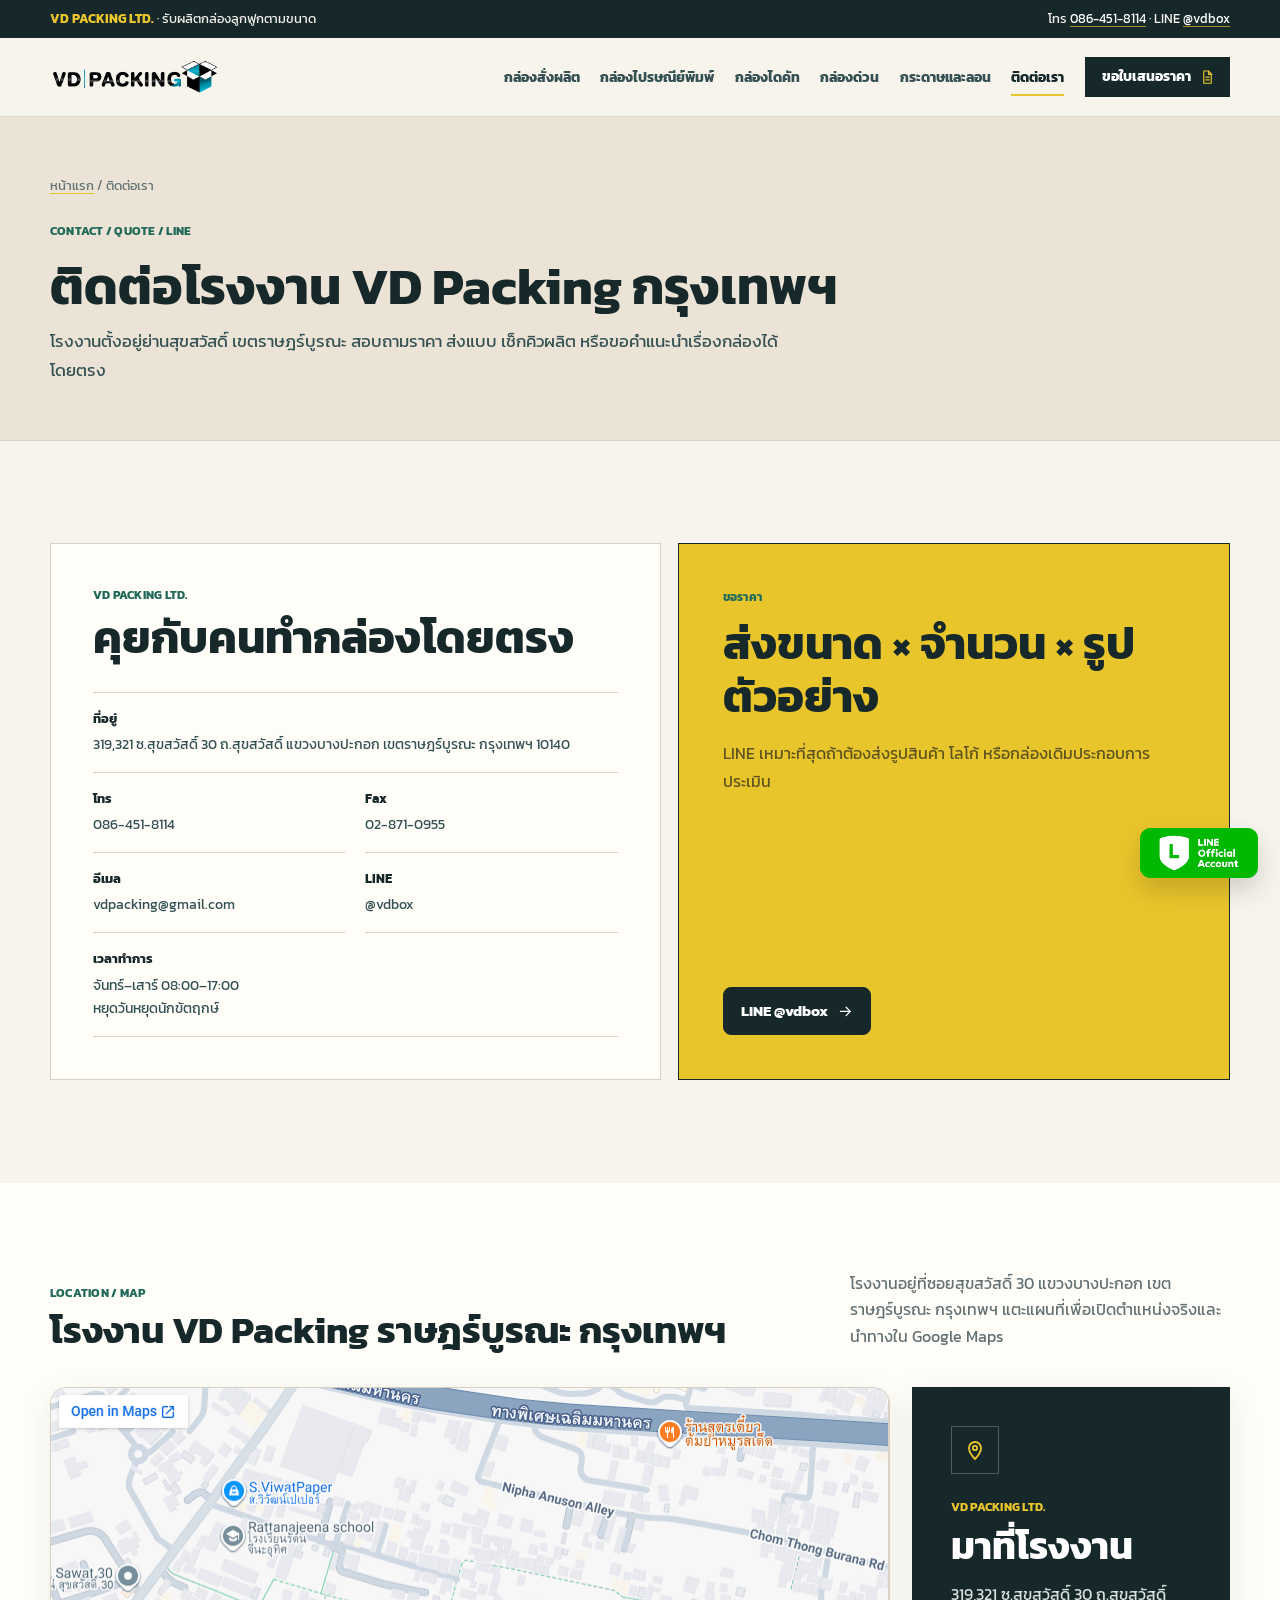
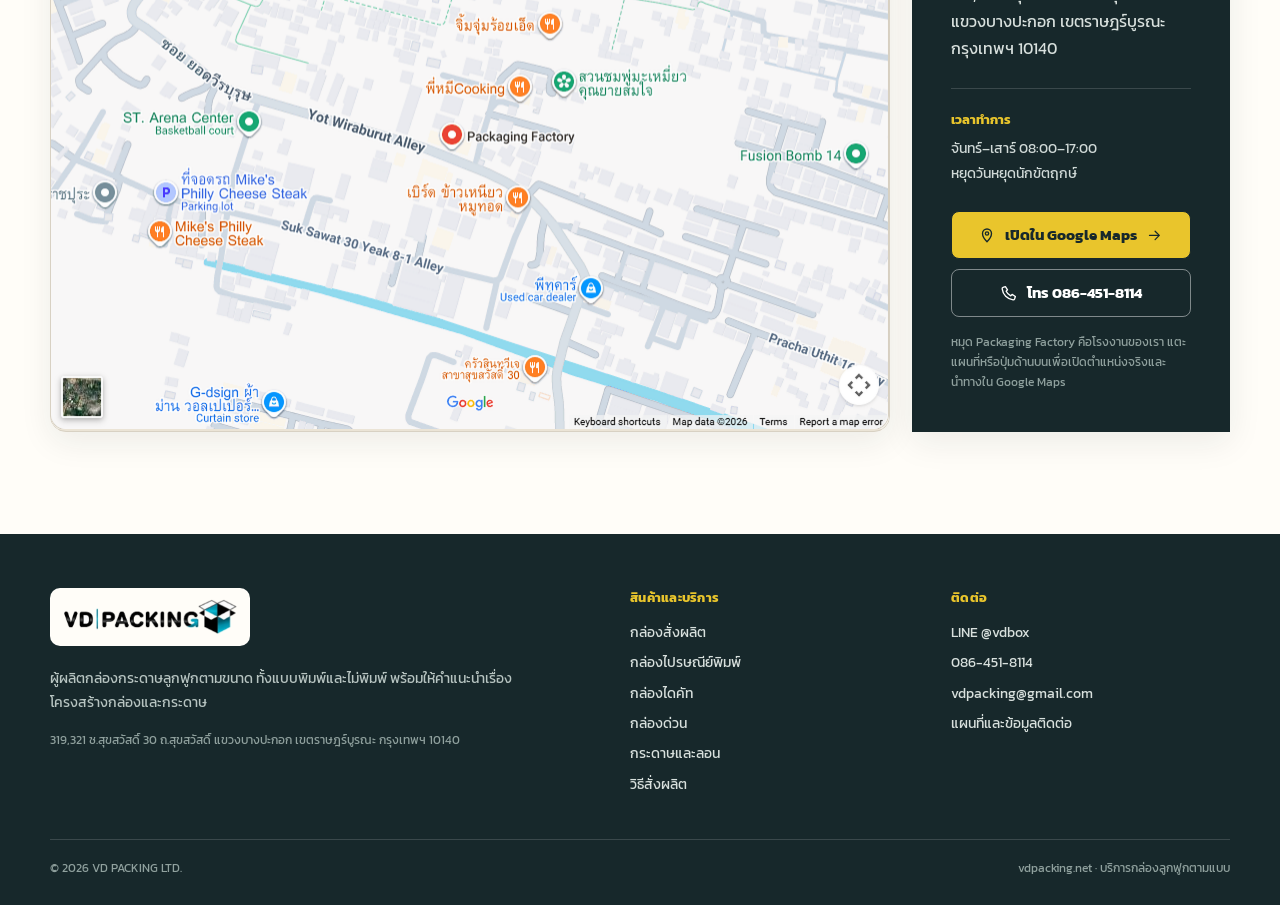
<file: contact.html>
<!DOCTYPE html>

<html lang="th">
<head>
<!-- Google tag (gtag.js) -->
<script async src="https://www.googletagmanager.com/gtag/js?id=AW-753832907"></script>
<script>
  window.dataLayer = window.dataLayer || [];
  function gtag(){dataLayer.push(arguments);}
  gtag('js', new Date());

  gtag('config', 'AW-753832907');
</script>
<meta charset="utf-8"/>
<meta content="width=device-width, initial-scale=1" name="viewport"/>
<title>ติดต่อโรงงาน VD Packing กรุงเทพฯ | ขอราคากล่องลูกฟูก</title>
<meta content="ติดต่อโรงงาน VD PACKING ย่านสุขสวัสดิ์ เขตราษฎร์บูรณะ กรุงเทพฯ ขอราคากล่องลูกฟูก ส่งแบบ เช็กคิวผลิต ดูแผนที่ หรือคุยทาง LINE @vdbox โทร 086-451-8114" name="description"/>
<meta content="index,follow,max-image-preview:large" name="robots"/>
<meta content="#17282b" name="theme-color"/>
<link href="https://vdpacking.net/contact" rel="canonical"/>
<link href="assets/site/favicon.png" rel="icon" sizes="192x192" type="image/png"/>
<link href="styles.css?v=79cf7f0e7f30" rel="stylesheet"/>
<meta content="th_TH" property="og:locale"/>
<meta content="website" property="og:type"/>
<meta content="VD Packing" property="og:site_name"/>
<meta content="ติดต่อโรงงาน VD Packing กรุงเทพฯ | ขอราคากล่องลูกฟูก" property="og:title"/>
<meta content="ติดต่อโรงงาน VD PACKING ย่านสุขสวัสดิ์ เขตราษฎร์บูรณะ กรุงเทพฯ ขอราคากล่องลูกฟูก ส่งแบบ เช็กคิวผลิต ดูแผนที่ หรือคุยทาง LINE @vdbox โทร 086-451-8114" property="og:description"/>
<meta content="https://vdpacking.net/contact" property="og:url"/>
<meta content="https://vdpacking.net/assets/site/location-map-static-hq.png" property="og:image"/>
<meta content="แผนที่และที่ตั้งโรงงาน VD Packing กรุงเทพฯ" property="og:image:alt"/>
<meta content="summary_large_image" name="twitter:card"/>
<meta content="ติดต่อโรงงาน VD Packing กรุงเทพฯ | ขอราคากล่องลูกฟูก" name="twitter:title"/>
<meta content="ติดต่อโรงงาน VD PACKING ย่านสุขสวัสดิ์ เขตราษฎร์บูรณะ กรุงเทพฯ ขอราคากล่องลูกฟูก ส่งแบบ เช็กคิวผลิต ดูแผนที่ หรือคุยทาง LINE @vdbox โทร 086-451-8114" name="twitter:description"/>
<meta content="https://vdpacking.net/assets/site/location-map-static-hq.png" name="twitter:image"/>
<script type="application/ld+json">
{
  "@context": "https://schema.org",
  "@graph": [
    {
      "@type": "LocalBusiness",
      "@id": "https://vdpacking.net/#business",
      "name": "VD PACKING LTD.",
      "alternateName": "VD Packing",
      "url": "https://vdpacking.net/",
      "logo": "https://vdpacking.net/assets/site/logo-vdpacking-transparent.png",
      "image": "https://vdpacking.net/assets/site/location-map-static-hq.png",
      "description": "โรงงานผลิตกล่องกระดาษลูกฟูก VD PACKING LTD. ตั้งอยู่ย่านสุขสวัสดิ์ เขตราษฎร์บูรณะ กรุงเทพฯ รับผลิตกล่องตามขนาด ทั้งแบบพิมพ์และไม่พิมพ์",
      "telephone": "+66864518114",
      "faxNumber": "+6628710955",
      "email": "vdpacking@gmail.com",
      "address": {
        "@type": "PostalAddress",
        "streetAddress": "319,321 ซ.สุขสวัสดิ์ 30 ถ.สุขสวัสดิ์ แขวงบางปะกอก เขตราษฎร์บูรณะ",
        "addressLocality": "เขตราษฎร์บูรณะ",
        "postalCode": "10140",
        "addressCountry": "TH",
        "addressRegion": "กรุงเทพมหานคร"
      },
      "hasMap": "https://maps.app.goo.gl/d2yT7uEa7TTrexRE8?g_st=ic",
      "openingHoursSpecification": [
        {
          "@type": "OpeningHoursSpecification",
          "dayOfWeek": [
            "Monday",
            "Tuesday",
            "Wednesday",
            "Thursday",
            "Friday",
            "Saturday"
          ],
          "opens": "08:00",
          "closes": "17:00"
        }
      ],
      "contactPoint": [
        {
          "@type": "ContactPoint",
          "telephone": "+66864518114",
          "contactType": "customer service",
          "availableLanguage": [
            "th"
          ]
        }
      ]
    },
    {
      "@type": "ContactPage",
      "@id": "https://vdpacking.net/contact#webpage",
      "url": "https://vdpacking.net/contact",
      "name": "ติดต่อโรงงาน VD Packing กรุงเทพฯ | ขอราคากล่องลูกฟูก",
      "description": "ติดต่อโรงงาน VD PACKING ย่านสุขสวัสดิ์ เขตราษฎร์บูรณะ กรุงเทพฯ ขอราคากล่องลูกฟูก ส่งแบบ เช็กคิวผลิต ดูแผนที่ หรือคุยทาง LINE @vdbox โทร 086-451-8114",
      "inLanguage": "th-TH",
      "isPartOf": {
        "@id": "https://vdpacking.net/#website"
      },
      "publisher": {
        "@id": "https://vdpacking.net/#business"
      },
      "breadcrumb": {
        "@id": "https://vdpacking.net/contact#breadcrumb"
      },
      "primaryImageOfPage": {
        "@type": "ImageObject",
        "url": "https://vdpacking.net/assets/site/location-map-static-hq.png"
      },
      "about": {
        "@id": "https://vdpacking.net/#business"
      }
    },
    {
      "@type": "BreadcrumbList",
      "@id": "https://vdpacking.net/contact#breadcrumb",
      "itemListElement": [
        {
          "@type": "ListItem",
          "position": 1,
          "name": "หน้าแรก",
          "item": "https://vdpacking.net/"
        },
        {
          "@type": "ListItem",
          "position": 2,
          "name": "ติดต่อเรา",
          "item": "https://vdpacking.net/contact"
        }
      ]
    }
  ]
}
</script>
</head>
<body>
<a class="skip-link" href="#main-content">ข้ามไปยังเนื้อหา</a>
<div class="topline"><div class="container topline-inner"><span><strong>VD PACKING LTD.</strong> · รับผลิตกล่องลูกฟูกตามขนาด</span><span class="topline-extra">โทร <a href="tel:+66864518114">086-451-8114</a> · LINE <a href="https://line.me/R/ti/p/%40vdbox">@vdbox</a></span></div></div>
<header class="site-header" data-header=""><div class="container nav-shell"><a aria-label="VD PACKING กลับหน้าแรก" class="brand brand--logo" href="/"><span aria-hidden="true" class="brand-logo-frame"><img alt="" height="112" src="assets/site/logo-vdpacking-transparent.png" width="502"/></span></a><nav aria-label="เมนูหลัก" class="site-nav" data-site-nav="" id="site-navigation"><a class="nav-link nav-home-mobile" data-nav="/" href="/">หน้าแรก</a><a class="nav-link" data-nav="/custom-boxes" href="/custom-boxes">กล่องสั่งผลิต</a><a class="nav-link" data-nav="/postal-printed" href="/postal-printed">กล่องไปรษณีย์พิมพ์</a><a class="nav-link" data-nav="/die-cut" href="/die-cut">กล่องไดคัท</a><a class="nav-link" data-nav="/express" href="/express">กล่องด่วน</a><a class="nav-link" data-nav="/materials" href="/materials">กระดาษและลอน</a><a class="nav-link" data-nav="/contact" href="/contact">ติดต่อเรา</a><a class="nav-quote" href="/contact"><span>ขอใบเสนอราคา</span><span aria-hidden="true" class="nav-quote-icon"><svg aria-hidden="true" class="ui-icon ui-icon--quote" viewbox="0 0 24 24"><path d="M7 3h7l4 4v14H7z"></path><path d="M14 3v5h5"></path><path d="M10 12h5"></path><path d="M10 16h5"></path></svg></span></a></nav><button aria-controls="site-navigation" aria-expanded="false" aria-label="เปิดเมนู" class="menu-toggle" data-menu-toggle="" type="button"><span class="menu-toggle-label">เมนู</span><span aria-hidden="true" class="menu-icon"></span></button></div></header>
<main id="main-content">
<section class="page-hero"><div class="container"><div class="breadcrumb"><a href="/">หน้าแรก</a> / ติดต่อเรา</div><div class="kicker page-kicker">CONTACT / QUOTE / LINE</div><h1>ติดต่อโรงงาน VD Packing กรุงเทพฯ</h1><p class="page-intro">โรงงานตั้งอยู่ย่านสุขสวัสดิ์ เขตราษฎร์บูรณะ สอบถามราคา ส่งแบบ เช็กคิวผลิต หรือขอคำแนะนำเรื่องกล่องได้โดยตรง</p></div></section>
<section class="section"><div class="container contact-layout"><div class="contact-info"><div class="kicker">VD PACKING LTD.</div><h2>คุยกับคนทำกล่องโดยตรง</h2><div class="contact-details"><div class="contact-detail contact-detail--wide"><strong>ที่อยู่</strong><address>319,321 ซ.สุขสวัสดิ์ 30 ถ.สุขสวัสดิ์ แขวงบางปะกอก เขตราษฎร์บูรณะ กรุงเทพฯ 10140</address></div><div class="contact-detail"><strong>โทร</strong><a href="tel:+66864518114">086-451-8114</a></div><div class="contact-detail"><strong>Fax</strong><span>02-871-0955</span></div><div class="contact-detail"><strong>อีเมล</strong><a href="mailto:vdpacking@gmail.com">vdpacking@gmail.com</a></div><div class="contact-detail"><strong>LINE</strong><a href="https://line.me/R/ti/p/%40vdbox">@vdbox</a></div><div class="contact-detail contact-detail--wide"><strong>เวลาทำการ</strong><span>จันทร์–เสาร์ 08:00–17:00<br/>หยุดวันหยุดนักขัตฤกษ์</span></div></div></div><div class="contact-prompt"><div><div class="kicker">ขอราคา</div><h2>ส่งขนาด × จำนวน × รูปตัวอย่าง</h2><p>LINE เหมาะที่สุดถ้าต้องส่งรูปสินค้า โลโก้ หรือกล่องเดิมประกอบการประเมิน</p></div><a class="btn primary" href="https://line.me/R/ti/p/%40vdbox">LINE @vdbox <span aria-hidden="true" class="btn-arrow"><svg aria-hidden="true" class="ui-icon ui-icon--arrow-right" viewbox="0 0 24 24"><path d="M5 12h13"></path><path d="m13 6 6 6-6 6"></path></svg></span></a></div></div></section>
<section aria-labelledby="location-title" class="section section--white location-section">
<div class="container">
<div class="section-header location-section-head">
<div>
<div class="kicker">LOCATION / MAP</div>
<h2 id="location-title">โรงงาน VD Packing ราษฎร์บูรณะ กรุงเทพฯ</h2>
</div>
<p>โรงงานอยู่ที่ซอยสุขสวัสดิ์ 30 แขวงบางปะกอก เขตราษฎร์บูรณะ กรุงเทพฯ แตะแผนที่เพื่อเปิดตำแหน่งจริงและนำทางใน Google Maps</p>
</div>
<div class="location-grid">
<div class="location-map-shell"><a aria-label="เปิดตำแหน่งโรงงาน VD Packing ใน Google Maps" class="location-static-map-link" href="https://maps.app.goo.gl/d2yT7uEa7TTrexRE8?g_st=ic" rel="noopener noreferrer" target="_blank"><img alt="แผนที่ Google Maps แสดงหมุด Packaging Factory ซึ่งเป็นตำแหน่งโรงงาน VD Packing" class="location-static-map" height="1284" loading="lazy" src="assets/site/location-map-static-hq.png" width="1676"/></a></div>
<aside class="location-card">
<div aria-hidden="true" class="location-pin-mark"><svg aria-hidden="true" class="ui-icon ui-icon--pin" viewbox="0 0 24 24"><path d="M12 21s6-6.1 6-11a6 6 0 1 0-12 0c0 4.9 6 11 6 11z"></path><circle cx="12" cy="10" r="2.2"></circle></svg></div>
<div class="kicker">VD PACKING LTD.</div>
<h3>มาที่โรงงาน</h3>
<address>319,321 ซ.สุขสวัสดิ์ 30 ถ.สุขสวัสดิ์ แขวงบางปะกอก เขตราษฎร์บูรณะ กรุงเทพฯ 10140</address>
<div class="location-hours">
<strong>เวลาทำการ</strong>
<span>จันทร์–เสาร์ 08:00–17:00<br/>หยุดวันหยุดนักขัตฤกษ์</span>
</div>
<div class="location-actions">
<a class="btn yellow location-map-button" href="https://maps.app.goo.gl/d2yT7uEa7TTrexRE8?g_st=ic" rel="noopener noreferrer" target="_blank">
<span aria-hidden="true" class="btn-leading-icon"><svg aria-hidden="true" class="ui-icon ui-icon--pin" viewbox="0 0 24 24"><path d="M12 21s6-6.1 6-11a6 6 0 1 0-12 0c0 4.9 6 11 6 11z"></path><circle cx="12" cy="10" r="2.2"></circle></svg></span>
<span>เปิดใน Google Maps</span>
<span aria-hidden="true" class="btn-arrow"><svg aria-hidden="true" class="ui-icon ui-icon--arrow-right" viewbox="0 0 24 24"><path d="M5 12h13"></path><path d="m13 6 6 6-6 6"></path></svg></span>
</a>
<a class="btn ghost" href="tel:+66864518114">
<span aria-hidden="true" class="btn-leading-icon"><svg aria-hidden="true" class="ui-icon ui-icon--phone" viewbox="0 0 24 24"><path d="M7.2 3.5 10 7.8 8.2 9.6c1.3 2.6 3.5 4.8 6.1 6.1l1.8-1.8 4.4 2.8-1.1 3.2c-.3.8-1.1 1.3-2 1.2C9.7 20.2 3.8 14.3 2.9 6.6c-.1-.9.4-1.7 1.2-2z"></path></svg></span>
<span>โทร 086-451-8114</span>
</a>
</div>
<p class="location-note">หมุด Packaging Factory คือโรงงานของเรา แตะแผนที่หรือปุ่มด้านบนเพื่อเปิดตำแหน่งจริงและนำทางใน Google Maps</p>
</aside>
</div>
</div>
</section>
</main>
<div aria-label="ช่องทางติดต่อด่วน" class="mobile-actionbar"><a aria-label="คุยทาง LINE Official Account" href="https://line.me/R/ti/p/%40vdbox"><img alt="LINE Official Account" class="mobile-line-badge" height="400" loading="lazy" src="assets/site/line-official-account-button.jpg" width="760"/></a></div><div aria-label="ช่องทางติดต่อด่วนบนเดสก์ท็อป" class="desktop-float-contact"><a aria-label="คุยทาง LINE Official Account" class="desktop-float-line" href="https://line.me/R/ti/p/%40vdbox"><img alt="LINE Official Account" class="desktop-line-badge" height="400" loading="lazy" src="assets/site/line-official-account-button.jpg" width="760"/></a></div>
<footer class="site-footer"><div class="container"><div class="footer-grid"><div><a aria-label="VD PACKING กลับหน้าแรก" class="brand brand--logo" href="/"><span aria-hidden="true" class="brand-logo-frame"><img alt="" height="119" src="assets/site/logo-vdpacking-transparent.png" width="531"/></span></a><p class="footer-summary">ผู้ผลิตกล่องกระดาษลูกฟูกตามขนาด ทั้งแบบพิมพ์และไม่พิมพ์ พร้อมให้คำแนะนำเรื่องโครงสร้างกล่องและกระดาษ</p><small class="footer-address">319,321 ซ.สุขสวัสดิ์ 30 ถ.สุขสวัสดิ์ แขวงบางปะกอก เขตราษฎร์บูรณะ กรุงเทพฯ 10140</small></div><div><h3>สินค้าและบริการ</h3><div class="footer-links"><a href="/custom-boxes">กล่องสั่งผลิต</a><a href="/postal-printed">กล่องไปรษณีย์พิมพ์</a><a href="/die-cut">กล่องไดคัท</a><a href="/express">กล่องด่วน</a><a href="/materials">กระดาษและลอน</a><a href="/how-to-order">วิธีสั่งผลิต</a></div></div><div><h3>ติดต่อ</h3><div class="footer-links"><a href="https://line.me/R/ti/p/%40vdbox">LINE @vdbox</a><a href="tel:+66864518114">086-451-8114</a><a href="mailto:vdpacking@gmail.com">vdpacking@gmail.com</a><a href="/contact">แผนที่และข้อมูลติดต่อ</a></div></div></div><div class="footer-bottom"><span>© <span data-year=""></span> VD PACKING LTD.</span><span>vdpacking.net · บริการกล่องลูกฟูกตามแบบ</span></div></div></footer>
<script defer="" src="script.js"></script>
</body>
</html>
</file>
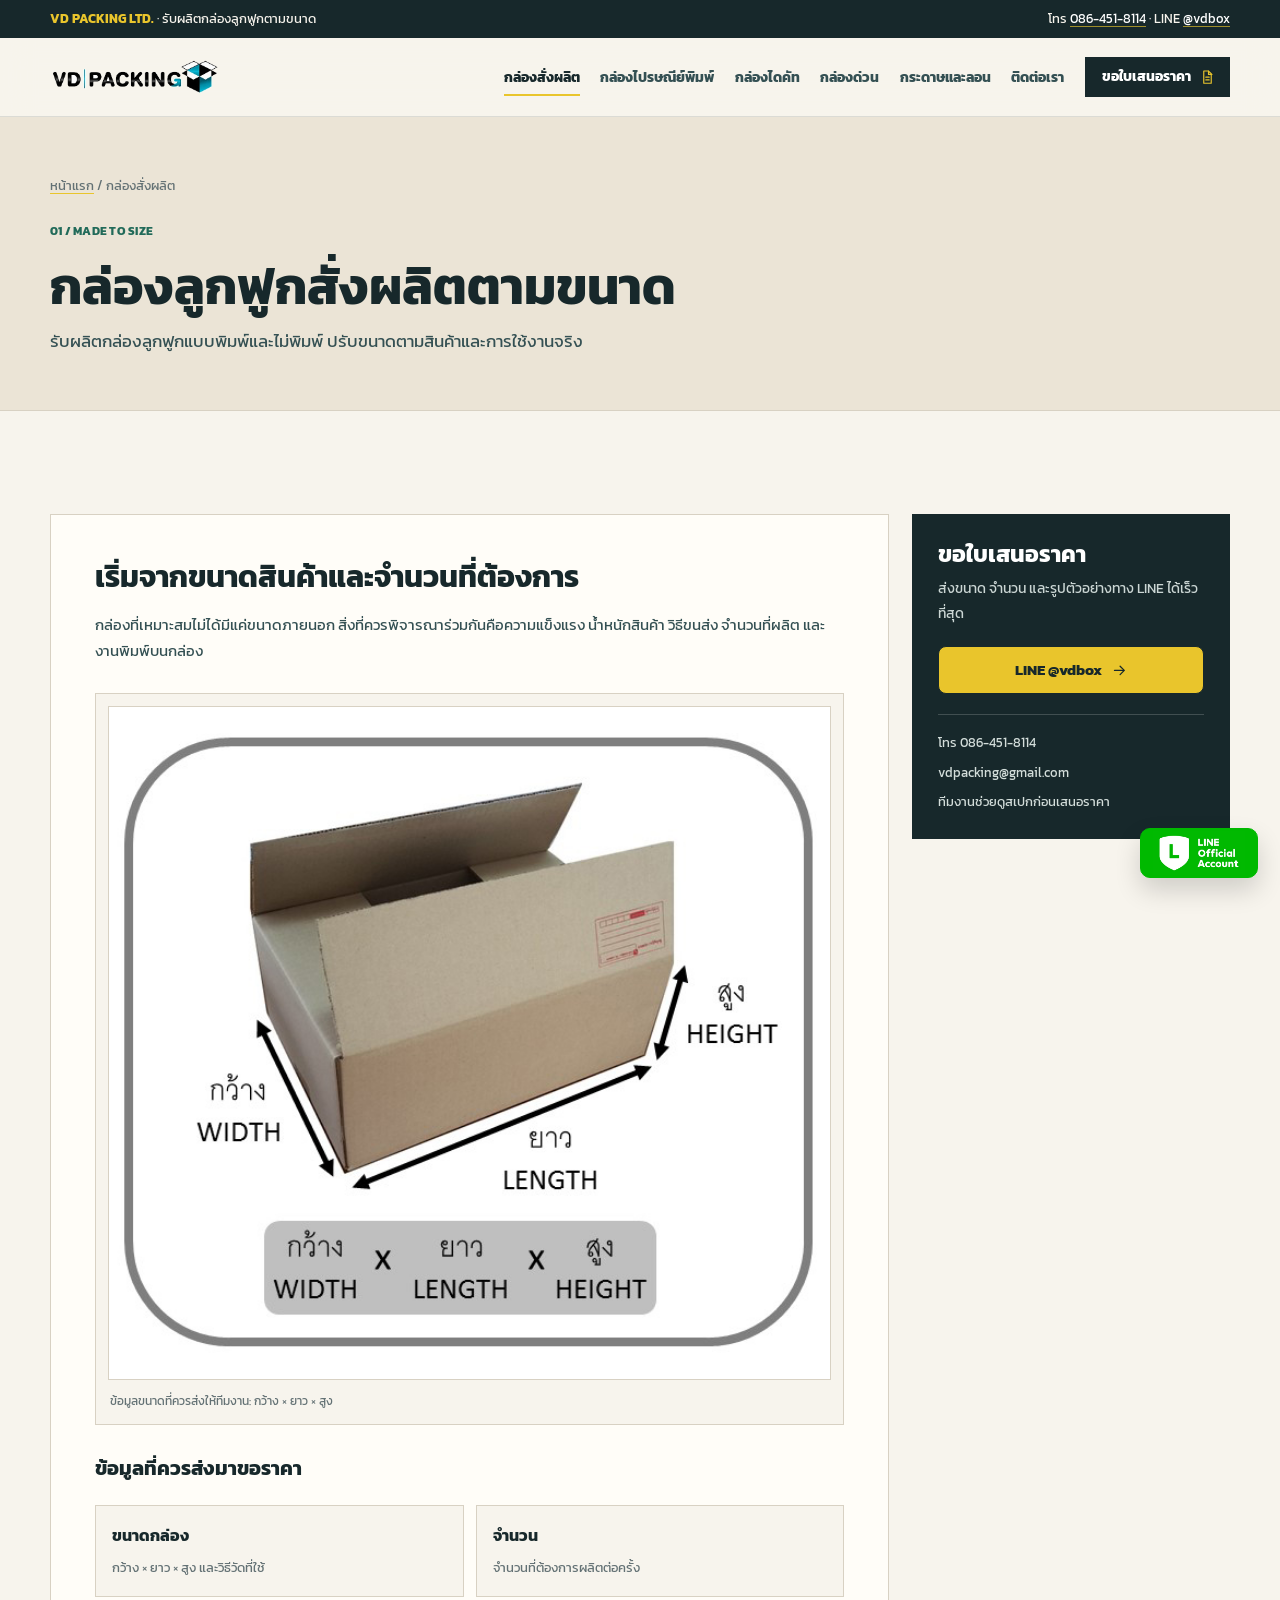
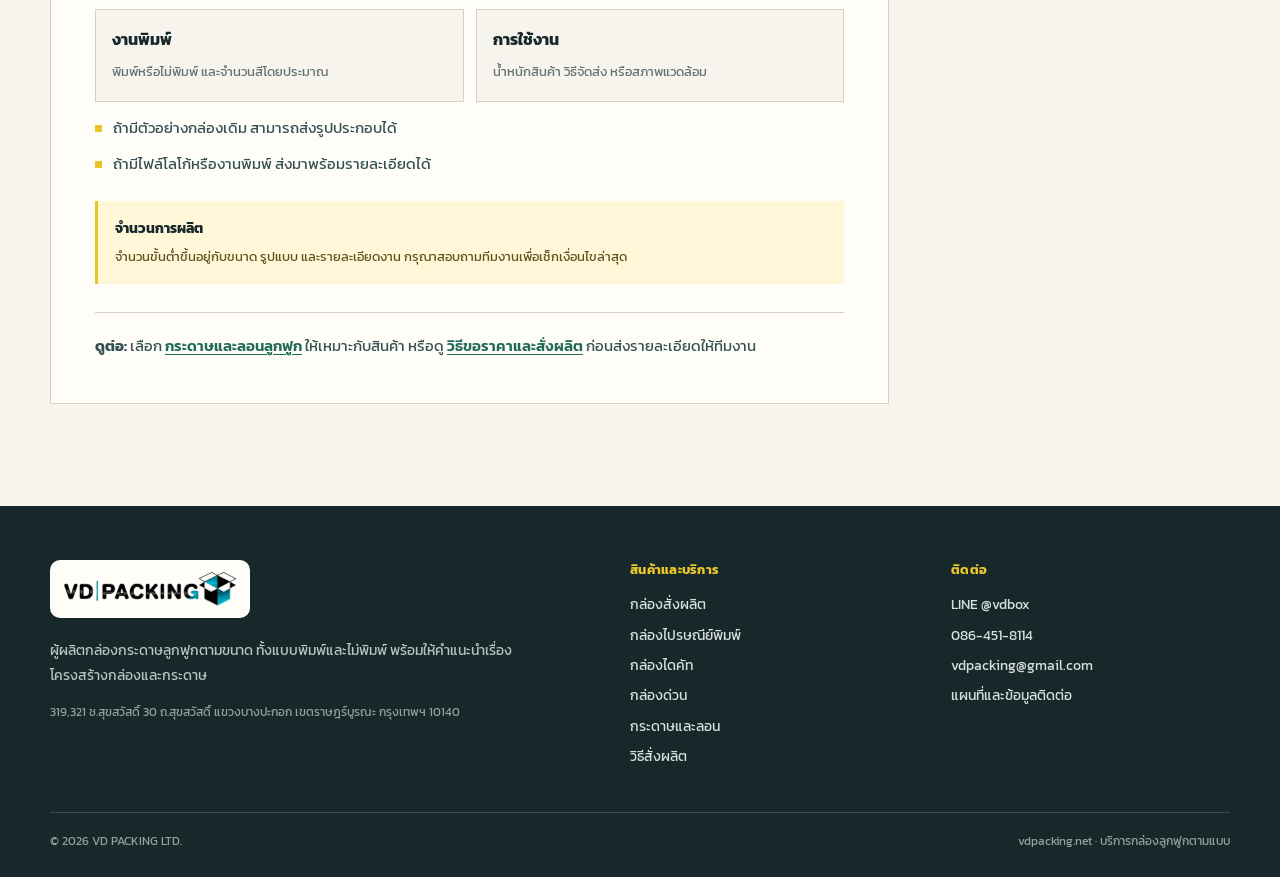
<file: custom-boxes.html>
<!DOCTYPE html>

<html lang="th">
<head>
<!-- Google tag (gtag.js) -->
<script async src="https://www.googletagmanager.com/gtag/js?id=AW-753832907"></script>
<script>
  window.dataLayer = window.dataLayer || [];
  function gtag(){dataLayer.push(arguments);}
  gtag('js', new Date());

  gtag('config', 'AW-753832907');
</script>
<meta charset="utf-8"/>
<meta content="width=device-width, initial-scale=1" name="viewport"/>
<title>รับผลิตกล่องกระดาษลูกฟูกตามขนาด | VD Packing</title>
<meta content="รับผลิตกล่องกระดาษลูกฟูกตามขนาด แบบพิมพ์และไม่พิมพ์ ปรับขนาด โครงสร้าง กระดาษ และลอนตามสินค้า ส่งขนาดและจำนวนให้ VD Packing ประเมินได้" name="description"/>
<meta content="index,follow,max-image-preview:large" name="robots"/>
<meta content="#17282b" name="theme-color"/>
<link href="https://vdpacking.net/custom-boxes" rel="canonical"/>
<link href="assets/site/favicon.png" rel="icon" sizes="192x192" type="image/png"/>
<link href="styles.css?v=79cf7f0e7f30" rel="stylesheet"/>
<meta content="th_TH" property="og:locale"/>
<meta content="website" property="og:type"/>
<meta content="VD Packing" property="og:site_name"/>
<meta content="รับผลิตกล่องกระดาษลูกฟูกตามขนาด | VD Packing" property="og:title"/>
<meta content="รับผลิตกล่องกระดาษลูกฟูกตามขนาด แบบพิมพ์และไม่พิมพ์ ปรับขนาด โครงสร้าง กระดาษ และลอนตามสินค้า ส่งขนาดและจำนวนให้ VD Packing ประเมินได้" property="og:description"/>
<meta content="https://vdpacking.net/custom-boxes" property="og:url"/>
<meta content="https://vdpacking.net/assets/site/service-custom.webp" property="og:image"/>
<meta content="ตัวอย่างกล่องกระดาษลูกฟูกสั่งผลิตตามขนาด" property="og:image:alt"/>
<meta content="summary_large_image" name="twitter:card"/>
<meta content="รับผลิตกล่องกระดาษลูกฟูกตามขนาด | VD Packing" name="twitter:title"/>
<meta content="รับผลิตกล่องกระดาษลูกฟูกตามขนาด แบบพิมพ์และไม่พิมพ์ ปรับขนาด โครงสร้าง กระดาษ และลอนตามสินค้า ส่งขนาดและจำนวนให้ VD Packing ประเมินได้" name="twitter:description"/>
<meta content="https://vdpacking.net/assets/site/service-custom.webp" name="twitter:image"/>
<script type="application/ld+json">
{
  "@context": "https://schema.org",
  "@graph": [
    {
      "@type": "Service",
      "@id": "https://vdpacking.net/custom-boxes#service",
      "name": "รับผลิตกล่องกระดาษลูกฟูกตามขนาด",
      "serviceType": "ผลิตกล่องกระดาษลูกฟูกตามขนาด",
      "url": "https://vdpacking.net/custom-boxes",
      "description": "รับผลิตกล่องกระดาษลูกฟูกตามขนาด แบบพิมพ์และไม่พิมพ์ ปรับขนาด โครงสร้าง กระดาษ และลอนตามสินค้า ส่งขนาดและจำนวนให้ VD Packing ประเมินได้",
      "provider": {
        "@id": "https://vdpacking.net/#business"
      }
    },
    {
      "@type": "WebPage",
      "@id": "https://vdpacking.net/custom-boxes#webpage",
      "url": "https://vdpacking.net/custom-boxes",
      "name": "รับผลิตกล่องกระดาษลูกฟูกตามขนาด | VD Packing",
      "description": "รับผลิตกล่องกระดาษลูกฟูกตามขนาด แบบพิมพ์และไม่พิมพ์ ปรับขนาด โครงสร้าง กระดาษ และลอนตามสินค้า ส่งขนาดและจำนวนให้ VD Packing ประเมินได้",
      "inLanguage": "th-TH",
      "isPartOf": {
        "@id": "https://vdpacking.net/#website"
      },
      "publisher": {
        "@id": "https://vdpacking.net/#business"
      },
      "breadcrumb": {
        "@id": "https://vdpacking.net/custom-boxes#breadcrumb"
      },
      "primaryImageOfPage": {
        "@type": "ImageObject",
        "url": "https://vdpacking.net/assets/site/service-custom.webp"
      },
      "mainEntity": {
        "@id": "https://vdpacking.net/custom-boxes#service"
      }
    },
    {
      "@type": "BreadcrumbList",
      "@id": "https://vdpacking.net/custom-boxes#breadcrumb",
      "itemListElement": [
        {
          "@type": "ListItem",
          "position": 1,
          "name": "หน้าแรก",
          "item": "https://vdpacking.net/"
        },
        {
          "@type": "ListItem",
          "position": 2,
          "name": "กล่องสั่งผลิต",
          "item": "https://vdpacking.net/custom-boxes"
        }
      ]
    }
  ]
}
</script>
</head>
<body>
<a class="skip-link" href="#main-content">ข้ามไปยังเนื้อหา</a>
<div class="topline"><div class="container topline-inner"><span><strong>VD PACKING LTD.</strong> · รับผลิตกล่องลูกฟูกตามขนาด</span><span class="topline-extra">โทร <a href="tel:+66864518114">086-451-8114</a> · LINE <a href="https://line.me/R/ti/p/%40vdbox">@vdbox</a></span></div></div>
<header class="site-header" data-header=""><div class="container nav-shell"><a aria-label="VD PACKING กลับหน้าแรก" class="brand brand--logo" href="/"><span aria-hidden="true" class="brand-logo-frame"><img alt="" height="112" src="assets/site/logo-vdpacking-transparent.png" width="502"/></span></a><nav aria-label="เมนูหลัก" class="site-nav" data-site-nav="" id="site-navigation"><a class="nav-link nav-home-mobile" data-nav="/" href="/">หน้าแรก</a><a class="nav-link" data-nav="/custom-boxes" href="/custom-boxes">กล่องสั่งผลิต</a><a class="nav-link" data-nav="/postal-printed" href="/postal-printed">กล่องไปรษณีย์พิมพ์</a><a class="nav-link" data-nav="/die-cut" href="/die-cut">กล่องไดคัท</a><a class="nav-link" data-nav="/express" href="/express">กล่องด่วน</a><a class="nav-link" data-nav="/materials" href="/materials">กระดาษและลอน</a><a class="nav-link" data-nav="/contact" href="/contact">ติดต่อเรา</a><a class="nav-quote" href="/contact"><span>ขอใบเสนอราคา</span><span aria-hidden="true" class="nav-quote-icon"><svg aria-hidden="true" class="ui-icon ui-icon--quote" viewbox="0 0 24 24"><path d="M7 3h7l4 4v14H7z"></path><path d="M14 3v5h5"></path><path d="M10 12h5"></path><path d="M10 16h5"></path></svg></span></a></nav><button aria-controls="site-navigation" aria-expanded="false" aria-label="เปิดเมนู" class="menu-toggle" data-menu-toggle="" type="button"><span class="menu-toggle-label">เมนู</span><span aria-hidden="true" class="menu-icon"></span></button></div></header>
<main id="main-content">
<section class="page-hero"><div class="container"><div class="breadcrumb"><a href="/">หน้าแรก</a> / กล่องสั่งผลิต</div><div class="kicker page-kicker">01 / MADE TO SIZE</div><h1>กล่องลูกฟูกสั่งผลิตตามขนาด</h1><p class="page-intro">รับผลิตกล่องลูกฟูกแบบพิมพ์และไม่พิมพ์ ปรับขนาดตามสินค้าและการใช้งานจริง</p></div></section>
<section class="section"><div class="container content-layout"><article class="article-card"><h2>เริ่มจากขนาดสินค้าและจำนวนที่ต้องการ</h2><p>กล่องที่เหมาะสมไม่ได้มีแค่ขนาดภายนอก สิ่งที่ควรพิจารณาร่วมกันคือความแข็งแรง น้ำหนักสินค้า วิธีขนส่ง จำนวนที่ผลิต และงานพิมพ์บนกล่อง</p><figure class="article-image"><img alt="แผนภาพการวัดกว้าง ยาว สูง ของกล่อง" loading="lazy" src="assets/box-dimensions.jpg" width="660" height="616"/><figcaption>ข้อมูลขนาดที่ควรส่งให้ทีมงาน: กว้าง × ยาว × สูง</figcaption></figure><h3>ข้อมูลที่ควรส่งมาขอราคา</h3><div class="spec-grid"><div class="spec-item"><strong>ขนาดกล่อง</strong><span>กว้าง × ยาว × สูง และวิธีวัดที่ใช้</span></div><div class="spec-item"><strong>จำนวน</strong><span>จำนวนที่ต้องการผลิตต่อครั้ง</span></div><div class="spec-item"><strong>งานพิมพ์</strong><span>พิมพ์หรือไม่พิมพ์ และจำนวนสีโดยประมาณ</span></div><div class="spec-item"><strong>การใช้งาน</strong><span>น้ำหนักสินค้า วิธีจัดส่ง หรือสภาพแวดล้อม</span></div></div><ul><li>ถ้ามีตัวอย่างกล่องเดิม สามารถส่งรูปประกอบได้</li><li>ถ้ามีไฟล์โลโก้หรืองานพิมพ์ ส่งมาพร้อมรายละเอียดได้</li></ul><div class="service-callout"><strong>จำนวนการผลิต</strong><span>จำนวนขั้นต่ำขึ้นอยู่กับขนาด รูปแบบ และรายละเอียดงาน กรุณาสอบถามทีมงานเพื่อเช็กเงื่อนไขล่าสุด</span></div><p class="context-links"><strong>ดูต่อ:</strong> เลือก <a href="/materials">กระดาษและลอนลูกฟูก</a> ให้เหมาะกับสินค้า หรือดู <a href="/how-to-order">วิธีขอราคาและสั่งผลิต</a> ก่อนส่งรายละเอียดให้ทีมงาน</p></article><aside class="side-card"><h3>ขอใบเสนอราคา</h3><p>ส่งขนาด จำนวน และรูปตัวอย่างทาง LINE ได้เร็วที่สุด</p><a class="btn yellow" href="https://line.me/R/ti/p/%40vdbox">LINE @vdbox <span aria-hidden="true" class="btn-arrow"><svg aria-hidden="true" class="ui-icon ui-icon--arrow-right" viewbox="0 0 24 24"><path d="M5 12h13"></path><path d="m13 6 6 6-6 6"></path></svg></span></a><div class="side-details"><a href="tel:+66864518114">โทร 086-451-8114</a><a href="mailto:vdpacking@gmail.com">vdpacking@gmail.com</a><span>ทีมงานช่วยดูสเปกก่อนเสนอราคา</span></div></aside></div></section>
</main>
<div aria-label="ช่องทางติดต่อด่วน" class="mobile-actionbar"><a aria-label="คุยทาง LINE Official Account" href="https://line.me/R/ti/p/%40vdbox"><img alt="LINE Official Account" class="mobile-line-badge" height="400" loading="lazy" src="assets/site/line-official-account-button.jpg" width="760"/></a></div><div aria-label="ช่องทางติดต่อด่วนบนเดสก์ท็อป" class="desktop-float-contact"><a aria-label="คุยทาง LINE Official Account" class="desktop-float-line" href="https://line.me/R/ti/p/%40vdbox"><img alt="LINE Official Account" class="desktop-line-badge" height="400" loading="lazy" src="assets/site/line-official-account-button.jpg" width="760"/></a></div>
<footer class="site-footer"><div class="container"><div class="footer-grid"><div><a aria-label="VD PACKING กลับหน้าแรก" class="brand brand--logo" href="/"><span aria-hidden="true" class="brand-logo-frame"><img alt="" height="119" src="assets/site/logo-vdpacking-transparent.png" width="531"/></span></a><p class="footer-summary">ผู้ผลิตกล่องกระดาษลูกฟูกตามขนาด ทั้งแบบพิมพ์และไม่พิมพ์ พร้อมให้คำแนะนำเรื่องโครงสร้างกล่องและกระดาษ</p><small class="footer-address">319,321 ซ.สุขสวัสดิ์ 30 ถ.สุขสวัสดิ์ แขวงบางปะกอก เขตราษฎร์บูรณะ กรุงเทพฯ 10140</small></div><div><h3>สินค้าและบริการ</h3><div class="footer-links"><a href="/custom-boxes">กล่องสั่งผลิต</a><a href="/postal-printed">กล่องไปรษณีย์พิมพ์</a><a href="/die-cut">กล่องไดคัท</a><a href="/express">กล่องด่วน</a><a href="/materials">กระดาษและลอน</a><a href="/how-to-order">วิธีสั่งผลิต</a></div></div><div><h3>ติดต่อ</h3><div class="footer-links"><a href="https://line.me/R/ti/p/%40vdbox">LINE @vdbox</a><a href="tel:+66864518114">086-451-8114</a><a href="mailto:vdpacking@gmail.com">vdpacking@gmail.com</a><a href="/contact">แผนที่และข้อมูลติดต่อ</a></div></div></div><div class="footer-bottom"><span>© <span data-year=""></span> VD PACKING LTD.</span><span>vdpacking.net · บริการกล่องลูกฟูกตามแบบ</span></div></div></footer>
<script defer="" src="script.js"></script>
</body>
</html>
</file>
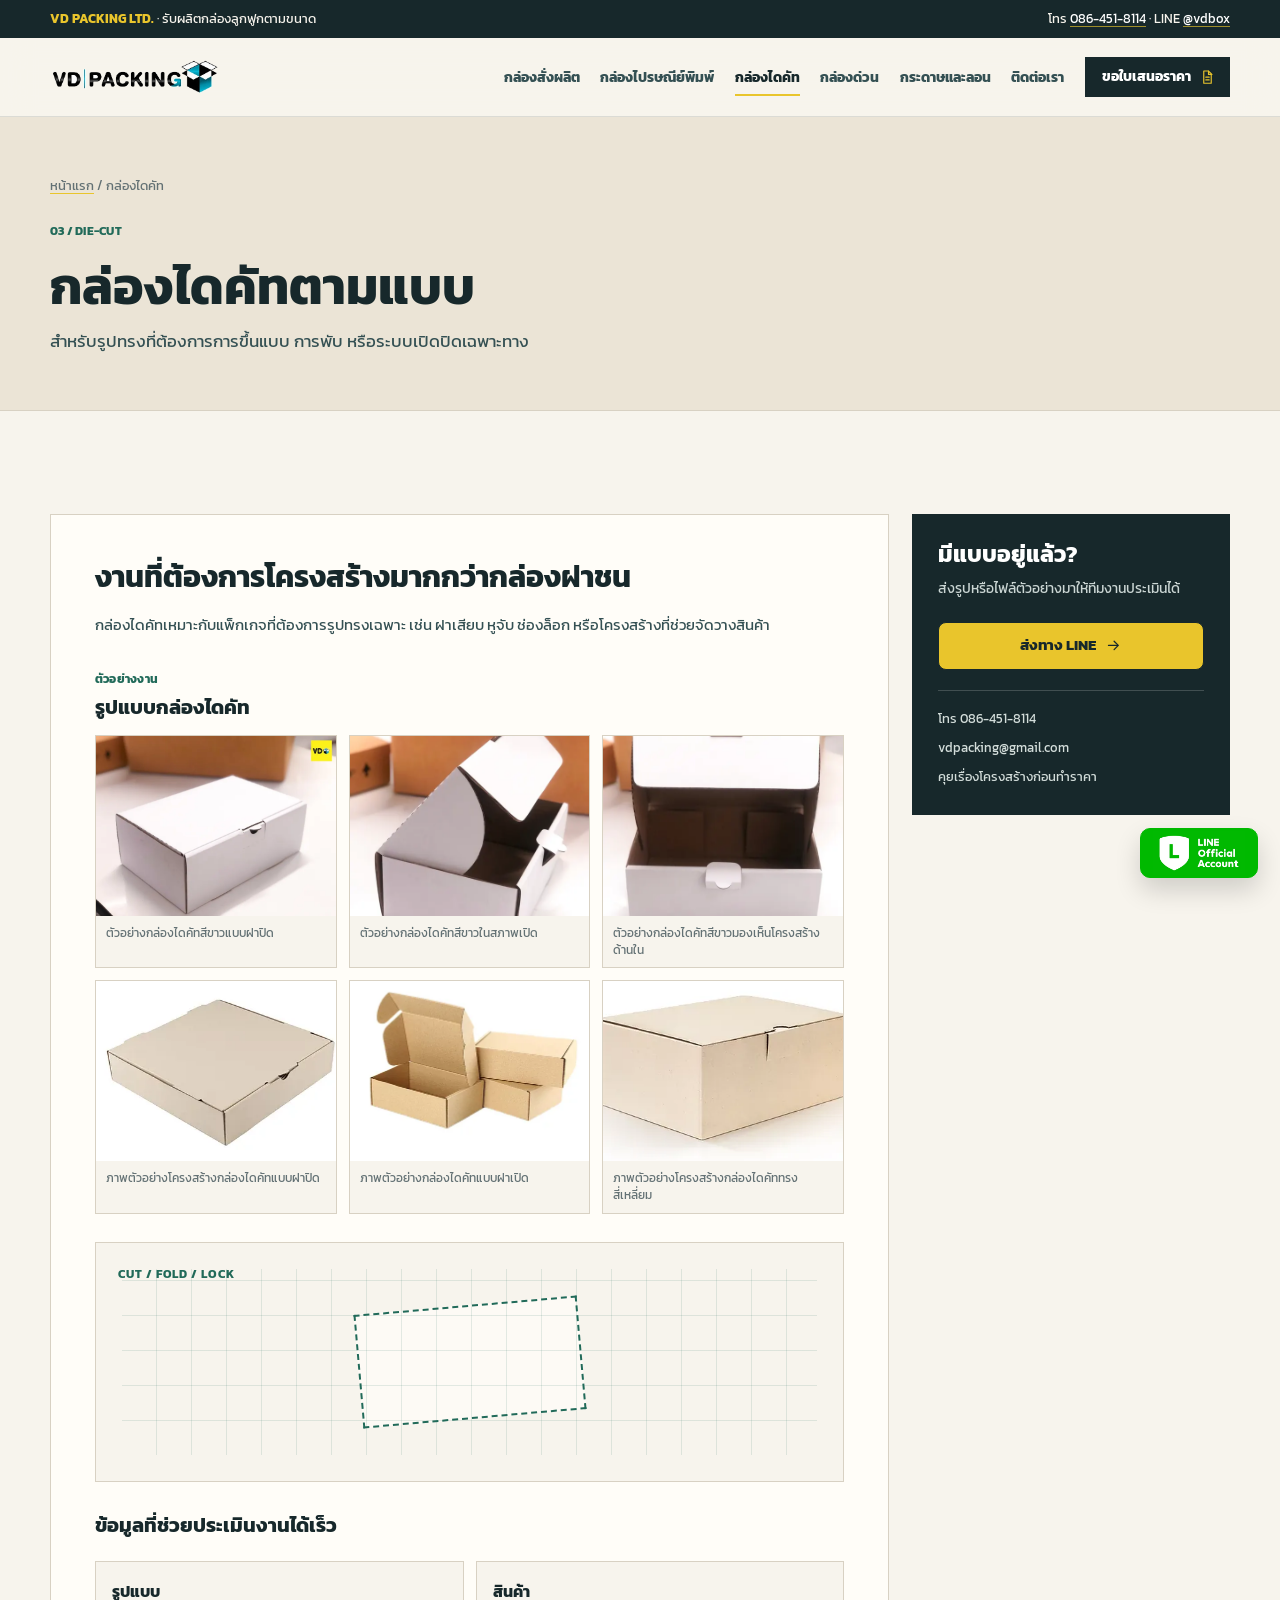
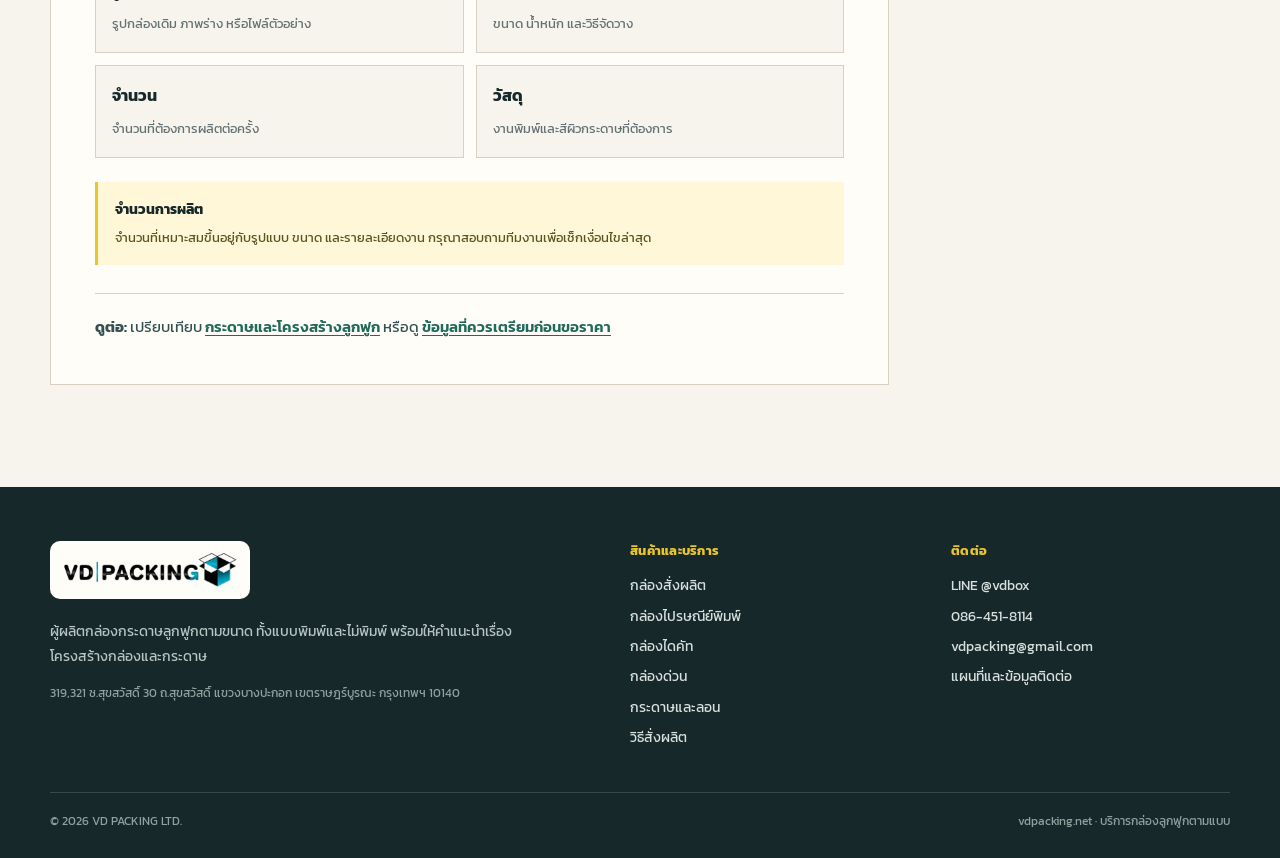
<file: die-cut.html>
<!DOCTYPE html>

<html lang="th">
<head>
<!-- Google tag (gtag.js) -->
<script async src="https://www.googletagmanager.com/gtag/js?id=AW-753832907"></script>
<script>
  window.dataLayer = window.dataLayer || [];
  function gtag(){dataLayer.push(arguments);}
  gtag('js', new Date());

  gtag('config', 'AW-753832907');
</script>
<meta charset="utf-8"/>
<meta content="width=device-width, initial-scale=1" name="viewport"/>
<title>รับผลิตกล่องไดคัทตามแบบและขนาด | VD Packing</title>
<meta content="รับผลิตกล่องลูกฟูกไดคัทตามแบบและขนาด สำหรับฝาเสียบ หูจับ ช่องล็อก และโครงสร้างพิเศษ ส่งรูป แบบ หรือขนาดให้ VD Packing ช่วยประเมินสเปก" name="description"/>
<meta content="index,follow,max-image-preview:large" name="robots"/>
<meta content="#17282b" name="theme-color"/>
<link href="https://vdpacking.net/die-cut" rel="canonical"/>
<link href="assets/site/favicon.png" rel="icon" sizes="192x192" type="image/png"/>
<link href="styles.css?v=79cf7f0e7f30" rel="stylesheet"/>
<meta content="th_TH" property="og:locale"/>
<meta content="website" property="og:type"/>
<meta content="VD Packing" property="og:site_name"/>
<meta content="รับผลิตกล่องไดคัทตามแบบและขนาด | VD Packing" property="og:title"/>
<meta content="รับผลิตกล่องลูกฟูกไดคัทตามแบบและขนาด สำหรับฝาเสียบ หูจับ ช่องล็อก และโครงสร้างพิเศษ ส่งรูป แบบ หรือขนาดให้ VD Packing ช่วยประเมินสเปก" property="og:description"/>
<meta content="https://vdpacking.net/die-cut" property="og:url"/>
<meta content="https://vdpacking.net/assets/site/front/0023.webp" property="og:image"/>
<meta content="ตัวอย่างกล่องลูกฟูกไดคัทจาก VD Packing" property="og:image:alt"/>
<meta content="summary_large_image" name="twitter:card"/>
<meta content="รับผลิตกล่องไดคัทตามแบบและขนาด | VD Packing" name="twitter:title"/>
<meta content="รับผลิตกล่องลูกฟูกไดคัทตามแบบและขนาด สำหรับฝาเสียบ หูจับ ช่องล็อก และโครงสร้างพิเศษ ส่งรูป แบบ หรือขนาดให้ VD Packing ช่วยประเมินสเปก" name="twitter:description"/>
<meta content="https://vdpacking.net/assets/site/front/0023.webp" name="twitter:image"/>
<script type="application/ld+json">
{
  "@context": "https://schema.org",
  "@graph": [
    {
      "@type": "Service",
      "@id": "https://vdpacking.net/die-cut#service",
      "name": "รับผลิตกล่องไดคัทตามแบบและขนาด",
      "serviceType": "ผลิตกล่องลูกฟูกไดคัทตามแบบ",
      "url": "https://vdpacking.net/die-cut",
      "description": "รับผลิตกล่องลูกฟูกไดคัทตามแบบและขนาด สำหรับฝาเสียบ หูจับ ช่องล็อก และโครงสร้างพิเศษ ส่งรูป แบบ หรือขนาดให้ VD Packing ช่วยประเมินสเปก",
      "provider": {
        "@id": "https://vdpacking.net/#business"
      }
    },
    {
      "@type": "WebPage",
      "@id": "https://vdpacking.net/die-cut#webpage",
      "url": "https://vdpacking.net/die-cut",
      "name": "รับผลิตกล่องไดคัทตามแบบและขนาด | VD Packing",
      "description": "รับผลิตกล่องลูกฟูกไดคัทตามแบบและขนาด สำหรับฝาเสียบ หูจับ ช่องล็อก และโครงสร้างพิเศษ ส่งรูป แบบ หรือขนาดให้ VD Packing ช่วยประเมินสเปก",
      "inLanguage": "th-TH",
      "isPartOf": {
        "@id": "https://vdpacking.net/#website"
      },
      "publisher": {
        "@id": "https://vdpacking.net/#business"
      },
      "breadcrumb": {
        "@id": "https://vdpacking.net/die-cut#breadcrumb"
      },
      "primaryImageOfPage": {
        "@type": "ImageObject",
        "url": "https://vdpacking.net/assets/site/front/0023.webp"
      },
      "mainEntity": {
        "@id": "https://vdpacking.net/die-cut#service"
      }
    },
    {
      "@type": "BreadcrumbList",
      "@id": "https://vdpacking.net/die-cut#breadcrumb",
      "itemListElement": [
        {
          "@type": "ListItem",
          "position": 1,
          "name": "หน้าแรก",
          "item": "https://vdpacking.net/"
        },
        {
          "@type": "ListItem",
          "position": 2,
          "name": "กล่องไดคัท",
          "item": "https://vdpacking.net/die-cut"
        }
      ]
    }
  ]
}
</script>
</head>
<body>
<a class="skip-link" href="#main-content">ข้ามไปยังเนื้อหา</a>
<div class="topline"><div class="container topline-inner"><span><strong>VD PACKING LTD.</strong> · รับผลิตกล่องลูกฟูกตามขนาด</span><span class="topline-extra">โทร <a href="tel:+66864518114">086-451-8114</a> · LINE <a href="https://line.me/R/ti/p/%40vdbox">@vdbox</a></span></div></div>
<header class="site-header" data-header=""><div class="container nav-shell"><a aria-label="VD PACKING กลับหน้าแรก" class="brand brand--logo" href="/"><span aria-hidden="true" class="brand-logo-frame"><img alt="" height="112" src="assets/site/logo-vdpacking-transparent.png" width="502"/></span></a><nav aria-label="เมนูหลัก" class="site-nav" data-site-nav="" id="site-navigation"><a class="nav-link nav-home-mobile" data-nav="/" href="/">หน้าแรก</a><a class="nav-link" data-nav="/custom-boxes" href="/custom-boxes">กล่องสั่งผลิต</a><a class="nav-link" data-nav="/postal-printed" href="/postal-printed">กล่องไปรษณีย์พิมพ์</a><a class="nav-link" data-nav="/die-cut" href="/die-cut">กล่องไดคัท</a><a class="nav-link" data-nav="/express" href="/express">กล่องด่วน</a><a class="nav-link" data-nav="/materials" href="/materials">กระดาษและลอน</a><a class="nav-link" data-nav="/contact" href="/contact">ติดต่อเรา</a><a class="nav-quote" href="/contact"><span>ขอใบเสนอราคา</span><span aria-hidden="true" class="nav-quote-icon"><svg aria-hidden="true" class="ui-icon ui-icon--quote" viewbox="0 0 24 24"><path d="M7 3h7l4 4v14H7z"></path><path d="M14 3v5h5"></path><path d="M10 12h5"></path><path d="M10 16h5"></path></svg></span></a></nav><button aria-controls="site-navigation" aria-expanded="false" aria-label="เปิดเมนู" class="menu-toggle" data-menu-toggle="" type="button"><span class="menu-toggle-label">เมนู</span><span aria-hidden="true" class="menu-icon"></span></button></div></header>
<main id="main-content">
<section class="page-hero"><div class="container"><div class="breadcrumb"><a href="/">หน้าแรก</a> / กล่องไดคัท</div><div class="kicker page-kicker">03 / DIE-CUT</div><h1>กล่องไดคัทตามแบบ</h1><p class="page-intro">สำหรับรูปทรงที่ต้องการการขึ้นแบบ การพับ หรือระบบเปิดปิดเฉพาะทาง</p></div></section>
<section class="section"><div class="container content-layout"><article class="article-card"><h2>งานที่ต้องการโครงสร้างมากกว่ากล่องฝาชน</h2><p>กล่องไดคัทเหมาะกับแพ็กเกจที่ต้องการรูปทรงเฉพาะ เช่น ฝาเสียบ หูจับ ช่องล็อก หรือโครงสร้างที่ช่วยจัดวางสินค้า</p><div class="page-asset-block"><div class="kicker">ตัวอย่างงาน</div><h3 class="asset-block-title">รูปแบบกล่องไดคัท</h3><div class="asset-gallery asset-gallery--three"><figure class="asset-tile"><img alt="ตัวอย่างกล่องไดคัทสีขาวแบบฝาปิด" loading="lazy" src="assets/site/front/0023.webp" width="720" height="540"/><figcaption>ตัวอย่างกล่องไดคัทสีขาวแบบฝาปิด</figcaption></figure><figure class="asset-tile"><img alt="ตัวอย่างกล่องไดคัทสีขาวในสภาพเปิด" loading="lazy" src="assets/site/front/0024.webp" width="540" height="720"/><figcaption>ตัวอย่างกล่องไดคัทสีขาวในสภาพเปิด</figcaption></figure><figure class="asset-tile"><img alt="ตัวอย่างกล่องไดคัทสีขาวมองเห็นโครงสร้างด้านใน" loading="lazy" src="assets/site/front/0025.webp" width="540" height="720"/><figcaption>ตัวอย่างกล่องไดคัทสีขาวมองเห็นโครงสร้างด้านใน</figcaption></figure><figure class="asset-tile"><img alt="ภาพตัวอย่างโครงสร้างกล่องไดคัทแบบฝาปิด" loading="lazy" src="assets/site/diecut/annotation-2019-09-27-131031.webp" width="449" height="290"/><figcaption>ภาพตัวอย่างโครงสร้างกล่องไดคัทแบบฝาปิด</figcaption></figure><figure class="asset-tile"><img alt="ภาพตัวอย่างกล่องไดคัทแบบฝาเปิด" loading="lazy" src="assets/site/diecut/annotation-2019-09-27-131058.webp" width="484" height="417"/><figcaption>ภาพตัวอย่างกล่องไดคัทแบบฝาเปิด</figcaption></figure><figure class="asset-tile"><img alt="ภาพตัวอย่างโครงสร้างกล่องไดคัททรงสี่เหลี่ยม" loading="lazy" src="assets/site/diecut/annotation-2019-09-27-131113.webp" width="452" height="260"/><figcaption>ภาพตัวอย่างโครงสร้างกล่องไดคัททรงสี่เหลี่ยม</figcaption></figure></div></div><div aria-label="ภาพประกอบแนวคิดแผ่นไดคัท" class="diecut-diagram"><span class="diecut-label">CUT / FOLD / LOCK</span></div><h3>ข้อมูลที่ช่วยประเมินงานได้เร็ว</h3><div class="spec-grid"><div class="spec-item"><strong>รูปแบบ</strong><span>รูปกล่องเดิม ภาพร่าง หรือไฟล์ตัวอย่าง</span></div><div class="spec-item"><strong>สินค้า</strong><span>ขนาด น้ำหนัก และวิธีจัดวาง</span></div><div class="spec-item"><strong>จำนวน</strong><span>จำนวนที่ต้องการผลิตต่อครั้ง</span></div><div class="spec-item"><strong>วัสดุ</strong><span>งานพิมพ์และสีผิวกระดาษที่ต้องการ</span></div></div><div class="service-callout"><strong>จำนวนการผลิต</strong><span>จำนวนที่เหมาะสมขึ้นอยู่กับรูปแบบ ขนาด และรายละเอียดงาน กรุณาสอบถามทีมงานเพื่อเช็กเงื่อนไขล่าสุด</span></div><p class="context-links"><strong>ดูต่อ:</strong> เปรียบเทียบ <a href="/materials">กระดาษและโครงสร้างลูกฟูก</a> หรือดู <a href="/how-to-order">ข้อมูลที่ควรเตรียมก่อนขอราคา</a></p></article><aside class="side-card"><h3>มีแบบอยู่แล้ว?</h3><p>ส่งรูปหรือไฟล์ตัวอย่างมาให้ทีมงานประเมินได้</p><a class="btn yellow" href="https://line.me/R/ti/p/%40vdbox">ส่งทาง LINE <span aria-hidden="true" class="btn-arrow"><svg aria-hidden="true" class="ui-icon ui-icon--arrow-right" viewbox="0 0 24 24"><path d="M5 12h13"></path><path d="m13 6 6 6-6 6"></path></svg></span></a><div class="side-details"><a href="tel:+66864518114">โทร 086-451-8114</a><a href="mailto:vdpacking@gmail.com">vdpacking@gmail.com</a><span>คุยเรื่องโครงสร้างก่อนทำราคา</span></div></aside></div></section>
</main>
<div aria-label="ช่องทางติดต่อด่วน" class="mobile-actionbar"><a aria-label="คุยทาง LINE Official Account" href="https://line.me/R/ti/p/%40vdbox"><img alt="LINE Official Account" class="mobile-line-badge" height="400" loading="lazy" src="assets/site/line-official-account-button.jpg" width="760"/></a></div><div aria-label="ช่องทางติดต่อด่วนบนเดสก์ท็อป" class="desktop-float-contact"><a aria-label="คุยทาง LINE Official Account" class="desktop-float-line" href="https://line.me/R/ti/p/%40vdbox"><img alt="LINE Official Account" class="desktop-line-badge" height="400" loading="lazy" src="assets/site/line-official-account-button.jpg" width="760"/></a></div>
<footer class="site-footer"><div class="container"><div class="footer-grid"><div><a aria-label="VD PACKING กลับหน้าแรก" class="brand brand--logo" href="/"><span aria-hidden="true" class="brand-logo-frame"><img alt="" height="119" src="assets/site/logo-vdpacking-transparent.png" width="531"/></span></a><p class="footer-summary">ผู้ผลิตกล่องกระดาษลูกฟูกตามขนาด ทั้งแบบพิมพ์และไม่พิมพ์ พร้อมให้คำแนะนำเรื่องโครงสร้างกล่องและกระดาษ</p><small class="footer-address">319,321 ซ.สุขสวัสดิ์ 30 ถ.สุขสวัสดิ์ แขวงบางปะกอก เขตราษฎร์บูรณะ กรุงเทพฯ 10140</small></div><div><h3>สินค้าและบริการ</h3><div class="footer-links"><a href="/custom-boxes">กล่องสั่งผลิต</a><a href="/postal-printed">กล่องไปรษณีย์พิมพ์</a><a href="/die-cut">กล่องไดคัท</a><a href="/express">กล่องด่วน</a><a href="/materials">กระดาษและลอน</a><a href="/how-to-order">วิธีสั่งผลิต</a></div></div><div><h3>ติดต่อ</h3><div class="footer-links"><a href="https://line.me/R/ti/p/%40vdbox">LINE @vdbox</a><a href="tel:+66864518114">086-451-8114</a><a href="mailto:vdpacking@gmail.com">vdpacking@gmail.com</a><a href="/contact">แผนที่และข้อมูลติดต่อ</a></div></div></div><div class="footer-bottom"><span>© <span data-year=""></span> VD PACKING LTD.</span><span>vdpacking.net · บริการกล่องลูกฟูกตามแบบ</span></div></div></footer>
<script defer="" src="script.js"></script>
</body>
</html>
</file>
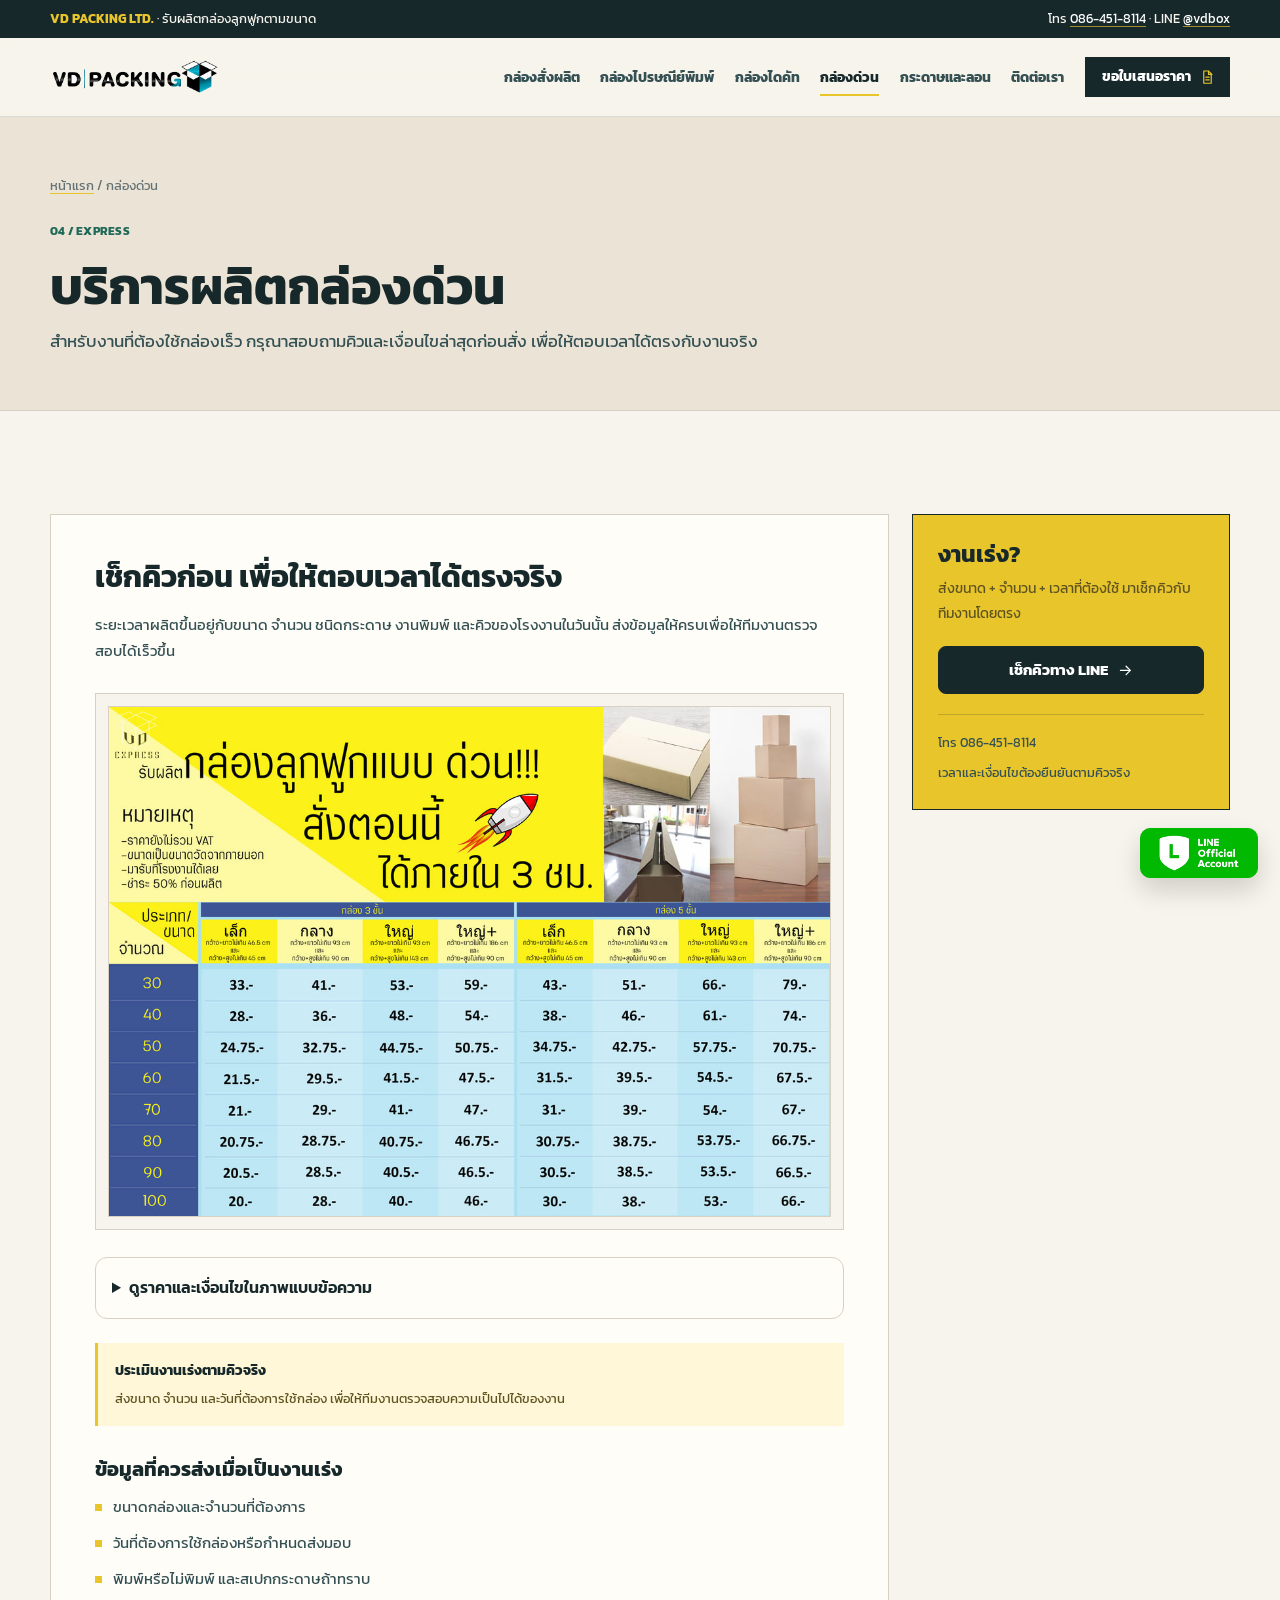
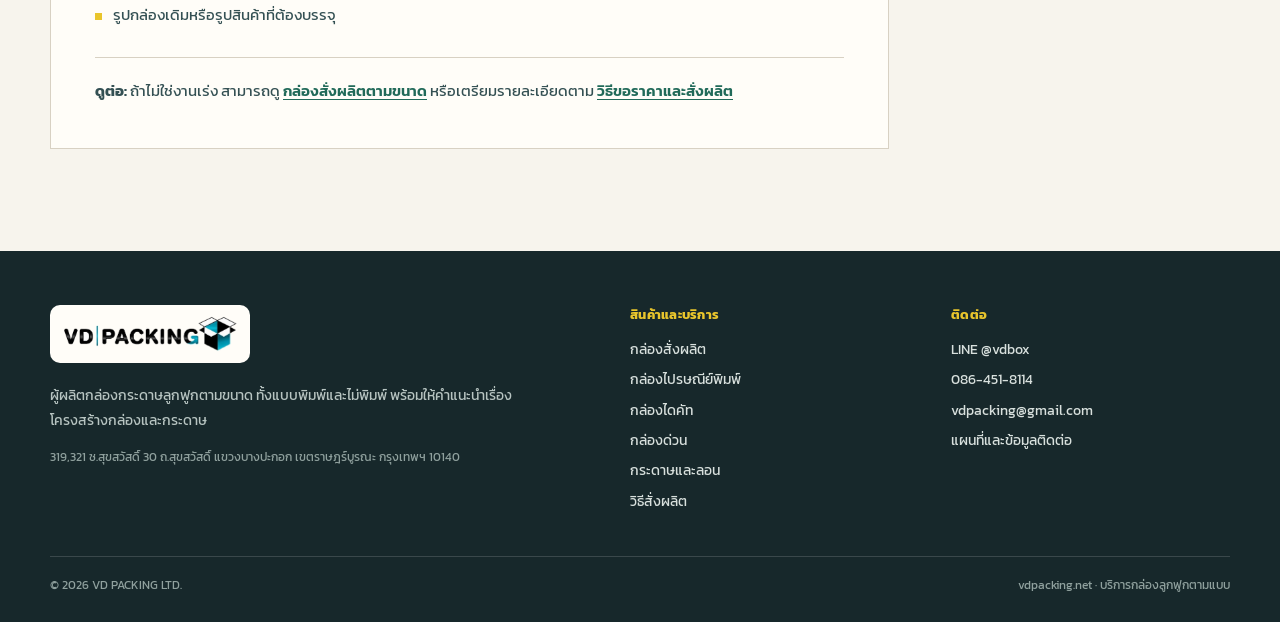
<file: express.html>
<!DOCTYPE html>

<html lang="th">
<head>
<!-- Google tag (gtag.js) -->
<script async src="https://www.googletagmanager.com/gtag/js?id=AW-753832907"></script>
<script>
  window.dataLayer = window.dataLayer || [];
  function gtag(){dataLayer.push(arguments);}
  gtag('js', new Date());

  gtag('config', 'AW-753832907');
</script>
<meta charset="utf-8"/>
<meta content="width=device-width, initial-scale=1" name="viewport"/>
<title>ผลิตกล่องด่วน งานกล่องลูกฟูกเร่งด่วน | VD Packing</title>
<meta content="บริการผลิตกล่องลูกฟูกด่วนสำหรับงานเร่ง สอบถามคิว ระยะเวลา และเงื่อนไขล่าสุดตามแบบ ขนาด และจำนวนกับทีม VD Packing ทาง LINE @vdbox" name="description"/>
<meta content="index,follow,max-image-preview:large" name="robots"/>
<meta content="#17282b" name="theme-color"/>
<link href="https://vdpacking.net/express" rel="canonical"/>
<link href="assets/site/favicon.png" rel="icon" sizes="192x192" type="image/png"/>
<link href="styles.css?v=79cf7f0e7f30" rel="stylesheet"/>
<meta content="th_TH" property="og:locale"/>
<meta content="website" property="og:type"/>
<meta content="VD Packing" property="og:site_name"/>
<meta content="ผลิตกล่องด่วน งานกล่องลูกฟูกเร่งด่วน | VD Packing" property="og:title"/>
<meta content="บริการผลิตกล่องลูกฟูกด่วนสำหรับงานเร่ง สอบถามคิว ระยะเวลา และเงื่อนไขล่าสุดตามแบบ ขนาด และจำนวนกับทีม VD Packing ทาง LINE @vdbox" property="og:description"/>
<meta content="https://vdpacking.net/express" property="og:url"/>
<meta content="https://vdpacking.net/assets/site/service-express.webp" property="og:image"/>
<meta content="ตัวอย่างบริการกล่องลูกฟูกด่วน VD Packing" property="og:image:alt"/>
<meta content="summary_large_image" name="twitter:card"/>
<meta content="ผลิตกล่องด่วน งานกล่องลูกฟูกเร่งด่วน | VD Packing" name="twitter:title"/>
<meta content="บริการผลิตกล่องลูกฟูกด่วนสำหรับงานเร่ง สอบถามคิว ระยะเวลา และเงื่อนไขล่าสุดตามแบบ ขนาด และจำนวนกับทีม VD Packing ทาง LINE @vdbox" name="twitter:description"/>
<meta content="https://vdpacking.net/assets/site/service-express.webp" name="twitter:image"/>
<script type="application/ld+json">
{
  "@context": "https://schema.org",
  "@graph": [
    {
      "@type": "Service",
      "@id": "https://vdpacking.net/express#service",
      "name": "บริการผลิตกล่องลูกฟูกด่วน",
      "serviceType": "ผลิตกล่องลูกฟูกสำหรับงานเร่งด่วน",
      "url": "https://vdpacking.net/express",
      "description": "บริการผลิตกล่องลูกฟูกด่วนสำหรับงานเร่ง สอบถามคิว ระยะเวลา และเงื่อนไขล่าสุดตามแบบ ขนาด และจำนวนกับทีม VD Packing ทาง LINE @vdbox",
      "provider": {
        "@id": "https://vdpacking.net/#business"
      }
    },
    {
      "@type": "WebPage",
      "@id": "https://vdpacking.net/express#webpage",
      "url": "https://vdpacking.net/express",
      "name": "ผลิตกล่องด่วน งานกล่องลูกฟูกเร่งด่วน | VD Packing",
      "description": "บริการผลิตกล่องลูกฟูกด่วนสำหรับงานเร่ง สอบถามคิว ระยะเวลา และเงื่อนไขล่าสุดตามแบบ ขนาด และจำนวนกับทีม VD Packing ทาง LINE @vdbox",
      "inLanguage": "th-TH",
      "isPartOf": {
        "@id": "https://vdpacking.net/#website"
      },
      "publisher": {
        "@id": "https://vdpacking.net/#business"
      },
      "breadcrumb": {
        "@id": "https://vdpacking.net/express#breadcrumb"
      },
      "primaryImageOfPage": {
        "@type": "ImageObject",
        "url": "https://vdpacking.net/assets/site/service-express.webp"
      },
      "mainEntity": {
        "@id": "https://vdpacking.net/express#service"
      }
    },
    {
      "@type": "BreadcrumbList",
      "@id": "https://vdpacking.net/express#breadcrumb",
      "itemListElement": [
        {
          "@type": "ListItem",
          "position": 1,
          "name": "หน้าแรก",
          "item": "https://vdpacking.net/"
        },
        {
          "@type": "ListItem",
          "position": 2,
          "name": "กล่องด่วน",
          "item": "https://vdpacking.net/express"
        }
      ]
    }
  ]
}
</script>
</head>
<body>
<a class="skip-link" href="#main-content">ข้ามไปยังเนื้อหา</a>
<div class="topline"><div class="container topline-inner"><span><strong>VD PACKING LTD.</strong> · รับผลิตกล่องลูกฟูกตามขนาด</span><span class="topline-extra">โทร <a href="tel:+66864518114">086-451-8114</a> · LINE <a href="https://line.me/R/ti/p/%40vdbox">@vdbox</a></span></div></div>
<header class="site-header" data-header=""><div class="container nav-shell"><a aria-label="VD PACKING กลับหน้าแรก" class="brand brand--logo" href="/"><span aria-hidden="true" class="brand-logo-frame"><img alt="" height="112" src="assets/site/logo-vdpacking-transparent.png" width="502"/></span></a><nav aria-label="เมนูหลัก" class="site-nav" data-site-nav="" id="site-navigation"><a class="nav-link nav-home-mobile" data-nav="/" href="/">หน้าแรก</a><a class="nav-link" data-nav="/custom-boxes" href="/custom-boxes">กล่องสั่งผลิต</a><a class="nav-link" data-nav="/postal-printed" href="/postal-printed">กล่องไปรษณีย์พิมพ์</a><a class="nav-link" data-nav="/die-cut" href="/die-cut">กล่องไดคัท</a><a class="nav-link" data-nav="/express" href="/express">กล่องด่วน</a><a class="nav-link" data-nav="/materials" href="/materials">กระดาษและลอน</a><a class="nav-link" data-nav="/contact" href="/contact">ติดต่อเรา</a><a class="nav-quote" href="/contact"><span>ขอใบเสนอราคา</span><span aria-hidden="true" class="nav-quote-icon"><svg aria-hidden="true" class="ui-icon ui-icon--quote" viewbox="0 0 24 24"><path d="M7 3h7l4 4v14H7z"></path><path d="M14 3v5h5"></path><path d="M10 12h5"></path><path d="M10 16h5"></path></svg></span></a></nav><button aria-controls="site-navigation" aria-expanded="false" aria-label="เปิดเมนู" class="menu-toggle" data-menu-toggle="" type="button"><span class="menu-toggle-label">เมนู</span><span aria-hidden="true" class="menu-icon"></span></button></div></header>
<main id="main-content">
<section class="page-hero"><div class="container"><div class="breadcrumb"><a href="/">หน้าแรก</a> / กล่องด่วน</div><div class="kicker page-kicker">04 / EXPRESS</div><h1>บริการผลิตกล่องด่วน</h1><p class="page-intro">สำหรับงานที่ต้องใช้กล่องเร็ว กรุณาสอบถามคิวและเงื่อนไขล่าสุดก่อนสั่ง เพื่อให้ตอบเวลาได้ตรงกับงานจริง</p></div></section>
<section class="section"><div class="container content-layout"><article class="article-card article-card--pricing"><h2>เช็กคิวก่อน เพื่อให้ตอบเวลาได้ตรงจริง</h2><p>ระยะเวลาผลิตขึ้นอยู่กับขนาด จำนวน ชนิดกระดาษ งานพิมพ์ และคิวของโรงงานในวันนั้น ส่งข้อมูลให้ครบเพื่อให้ทีมงานตรวจสอบได้เร็วขึ้น</p><figure class="article-image article-image--wide article-image--table"><img alt="ตารางรายละเอียดกล่องด่วนจาก VD Packing" height="778" loading="lazy" src="assets/site/express/details-table.jpg" width="1100"/></figure>
<details class="pricing-details">
<summary>ดูราคาและเงื่อนไขในภาพแบบข้อความ</summary>
<div class="pricing-details-content">
<p class="pricing-scroll-hint">เลื่อนตารางในแนวนอนเพื่อดูราคาทุกขนาด</p>
<div class="pricing-table-scroll" role="region" aria-label="ราคากล่องด่วน 3 ชั้นตามภาพ" tabindex="0">
<table class="pricing-table">
<caption>ราคากล่องด่วน 3 ชั้นตามภาพ</caption>
<thead><tr><th scope="col">จำนวน (ใบ)</th><th scope="col">เล็ก</th><th scope="col">กลาง</th><th scope="col">ใหญ่</th><th scope="col">ใหญ่+</th></tr></thead>
<tbody>
<tr><th scope="row">30</th><td>33</td><td>41</td><td>53</td><td>59</td></tr>
<tr><th scope="row">40</th><td>28</td><td>36</td><td>48</td><td>54</td></tr>
<tr><th scope="row">50</th><td>24.75</td><td>32.75</td><td>44.75</td><td>50.75</td></tr>
<tr><th scope="row">60</th><td>21.5</td><td>29.5</td><td>41.5</td><td>47.5</td></tr>
<tr><th scope="row">70</th><td>21</td><td>29</td><td>41</td><td>47</td></tr>
<tr><th scope="row">80</th><td>20.75</td><td>28.75</td><td>40.75</td><td>46.75</td></tr>
<tr><th scope="row">90</th><td>20.5</td><td>28.5</td><td>40.5</td><td>46.5</td></tr>
<tr><th scope="row">100</th><td>20</td><td>28</td><td>40</td><td>46</td></tr>
</tbody>
</table>
</div>
<div class="pricing-table-scroll" role="region" aria-label="ราคากล่องด่วน 5 ชั้นตามภาพ" tabindex="0">
<table class="pricing-table">
<caption>ราคากล่องด่วน 5 ชั้นตามภาพ</caption>
<thead><tr><th scope="col">จำนวน (ใบ)</th><th scope="col">เล็ก</th><th scope="col">กลาง</th><th scope="col">ใหญ่</th><th scope="col">ใหญ่+</th></tr></thead>
<tbody>
<tr><th scope="row">30</th><td>43</td><td>51</td><td>66</td><td>79</td></tr>
<tr><th scope="row">40</th><td>38</td><td>46</td><td>61</td><td>74</td></tr>
<tr><th scope="row">50</th><td>34.75</td><td>42.75</td><td>57.75</td><td>70.75</td></tr>
<tr><th scope="row">60</th><td>31.5</td><td>39.5</td><td>54.5</td><td>67.5</td></tr>
<tr><th scope="row">70</th><td>31</td><td>39</td><td>54</td><td>67</td></tr>
<tr><th scope="row">80</th><td>30.75</td><td>38.75</td><td>53.75</td><td>66.75</td></tr>
<tr><th scope="row">90</th><td>30.5</td><td>38.5</td><td>53.5</td><td>66.5</td></tr>
<tr><th scope="row">100</th><td>30</td><td>38</td><td>53</td><td>66</td></tr>
</tbody>
</table>
</div>
<h3>เกณฑ์ขนาดจากภาพ (เซนติเมตร)</h3>
<ul><li>เล็ก: กว้าง + ยาว ไม่เกิน 46.5 และกว้าง + สูง ไม่เกิน 45</li><li>กลาง: กว้าง + ยาว ไม่เกิน 93 และกว้าง + สูง ไม่เกิน 90</li><li>ใหญ่: กว้าง + ยาว ไม่เกิน 93 และกว้าง + สูง ไม่เกิน 143</li><li>ใหญ่+: กว้าง + ยาว ไม่เกิน 186 และกว้าง + สูง ไม่เกิน 90</li></ul>
<h3>หมายเหตุจากภาพ</h3>
<ul><li>ราคายังไม่รวม VAT</li><li>ขนาดเป็นขนาดวัดจากภายนอก</li><li>มารับที่โรงงานได้เลย</li><li>ชำระ 50% ก่อนผลิต</li></ul>
<p>ในภาพระบุรับของภายใน 3 ชั่วโมง กรุณายืนยันราคา คิวผลิต ระยะเวลา และเงื่อนไขล่าสุดกับทีมงานก่อนสั่ง ตามแบบ ขนาด และจำนวนของงานจริง</p>
</div>
</details>
<div class="service-callout"><strong>ประเมินงานเร่งตามคิวจริง</strong><span>ส่งขนาด จำนวน และวันที่ต้องการใช้กล่อง เพื่อให้ทีมงานตรวจสอบความเป็นไปได้ของงาน</span></div><h3>ข้อมูลที่ควรส่งเมื่อเป็นงานเร่ง</h3><ul><li>ขนาดกล่องและจำนวนที่ต้องการ</li><li>วันที่ต้องการใช้กล่องหรือกำหนดส่งมอบ</li><li>พิมพ์หรือไม่พิมพ์ และสเปกกระดาษถ้าทราบ</li><li>รูปกล่องเดิมหรือรูปสินค้าที่ต้องบรรจุ</li></ul><p class="context-links"><strong>ดูต่อ:</strong> ถ้าไม่ใช่งานเร่ง สามารถดู <a href="/custom-boxes">กล่องสั่งผลิตตามขนาด</a> หรือเตรียมรายละเอียดตาม <a href="/how-to-order">วิธีขอราคาและสั่งผลิต</a></p></article><aside class="side-card side-card--yellow"><h3>งานเร่ง?</h3><p>ส่งขนาด + จำนวน + เวลาที่ต้องใช้ มาเช็กคิวกับทีมงานโดยตรง</p><a class="btn primary" href="https://line.me/R/ti/p/%40vdbox">เช็กคิวทาง LINE <span aria-hidden="true" class="btn-arrow"><svg aria-hidden="true" class="ui-icon ui-icon--arrow-right" viewbox="0 0 24 24"><path d="M5 12h13"></path><path d="m13 6 6 6-6 6"></path></svg></span></a><div class="side-details"><a href="tel:+66864518114">โทร 086-451-8114</a><span>เวลาและเงื่อนไขต้องยืนยันตามคิวจริง</span></div></aside></div></section>
</main>
<div aria-label="ช่องทางติดต่อด่วน" class="mobile-actionbar"><a aria-label="คุยทาง LINE Official Account" href="https://line.me/R/ti/p/%40vdbox"><img alt="LINE Official Account" class="mobile-line-badge" height="400" loading="lazy" src="assets/site/line-official-account-button.jpg" width="760"/></a></div><div aria-label="ช่องทางติดต่อด่วนบนเดสก์ท็อป" class="desktop-float-contact"><a aria-label="คุยทาง LINE Official Account" class="desktop-float-line" href="https://line.me/R/ti/p/%40vdbox"><img alt="LINE Official Account" class="desktop-line-badge" height="400" loading="lazy" src="assets/site/line-official-account-button.jpg" width="760"/></a></div>
<footer class="site-footer"><div class="container"><div class="footer-grid"><div><a aria-label="VD PACKING กลับหน้าแรก" class="brand brand--logo" href="/"><span aria-hidden="true" class="brand-logo-frame"><img alt="" height="119" src="assets/site/logo-vdpacking-transparent.png" width="531"/></span></a><p class="footer-summary">ผู้ผลิตกล่องกระดาษลูกฟูกตามขนาด ทั้งแบบพิมพ์และไม่พิมพ์ พร้อมให้คำแนะนำเรื่องโครงสร้างกล่องและกระดาษ</p><small class="footer-address">319,321 ซ.สุขสวัสดิ์ 30 ถ.สุขสวัสดิ์ แขวงบางปะกอก เขตราษฎร์บูรณะ กรุงเทพฯ 10140</small></div><div><h3>สินค้าและบริการ</h3><div class="footer-links"><a href="/custom-boxes">กล่องสั่งผลิต</a><a href="/postal-printed">กล่องไปรษณีย์พิมพ์</a><a href="/die-cut">กล่องไดคัท</a><a href="/express">กล่องด่วน</a><a href="/materials">กระดาษและลอน</a><a href="/how-to-order">วิธีสั่งผลิต</a></div></div><div><h3>ติดต่อ</h3><div class="footer-links"><a href="https://line.me/R/ti/p/%40vdbox">LINE @vdbox</a><a href="tel:+66864518114">086-451-8114</a><a href="mailto:vdpacking@gmail.com">vdpacking@gmail.com</a><a href="/contact">แผนที่และข้อมูลติดต่อ</a></div></div></div><div class="footer-bottom"><span>© <span data-year=""></span> VD PACKING LTD.</span><span>vdpacking.net · บริการกล่องลูกฟูกตามแบบ</span></div></div></footer>
<script defer="" src="script.js"></script>
</body>
</html>
</file>
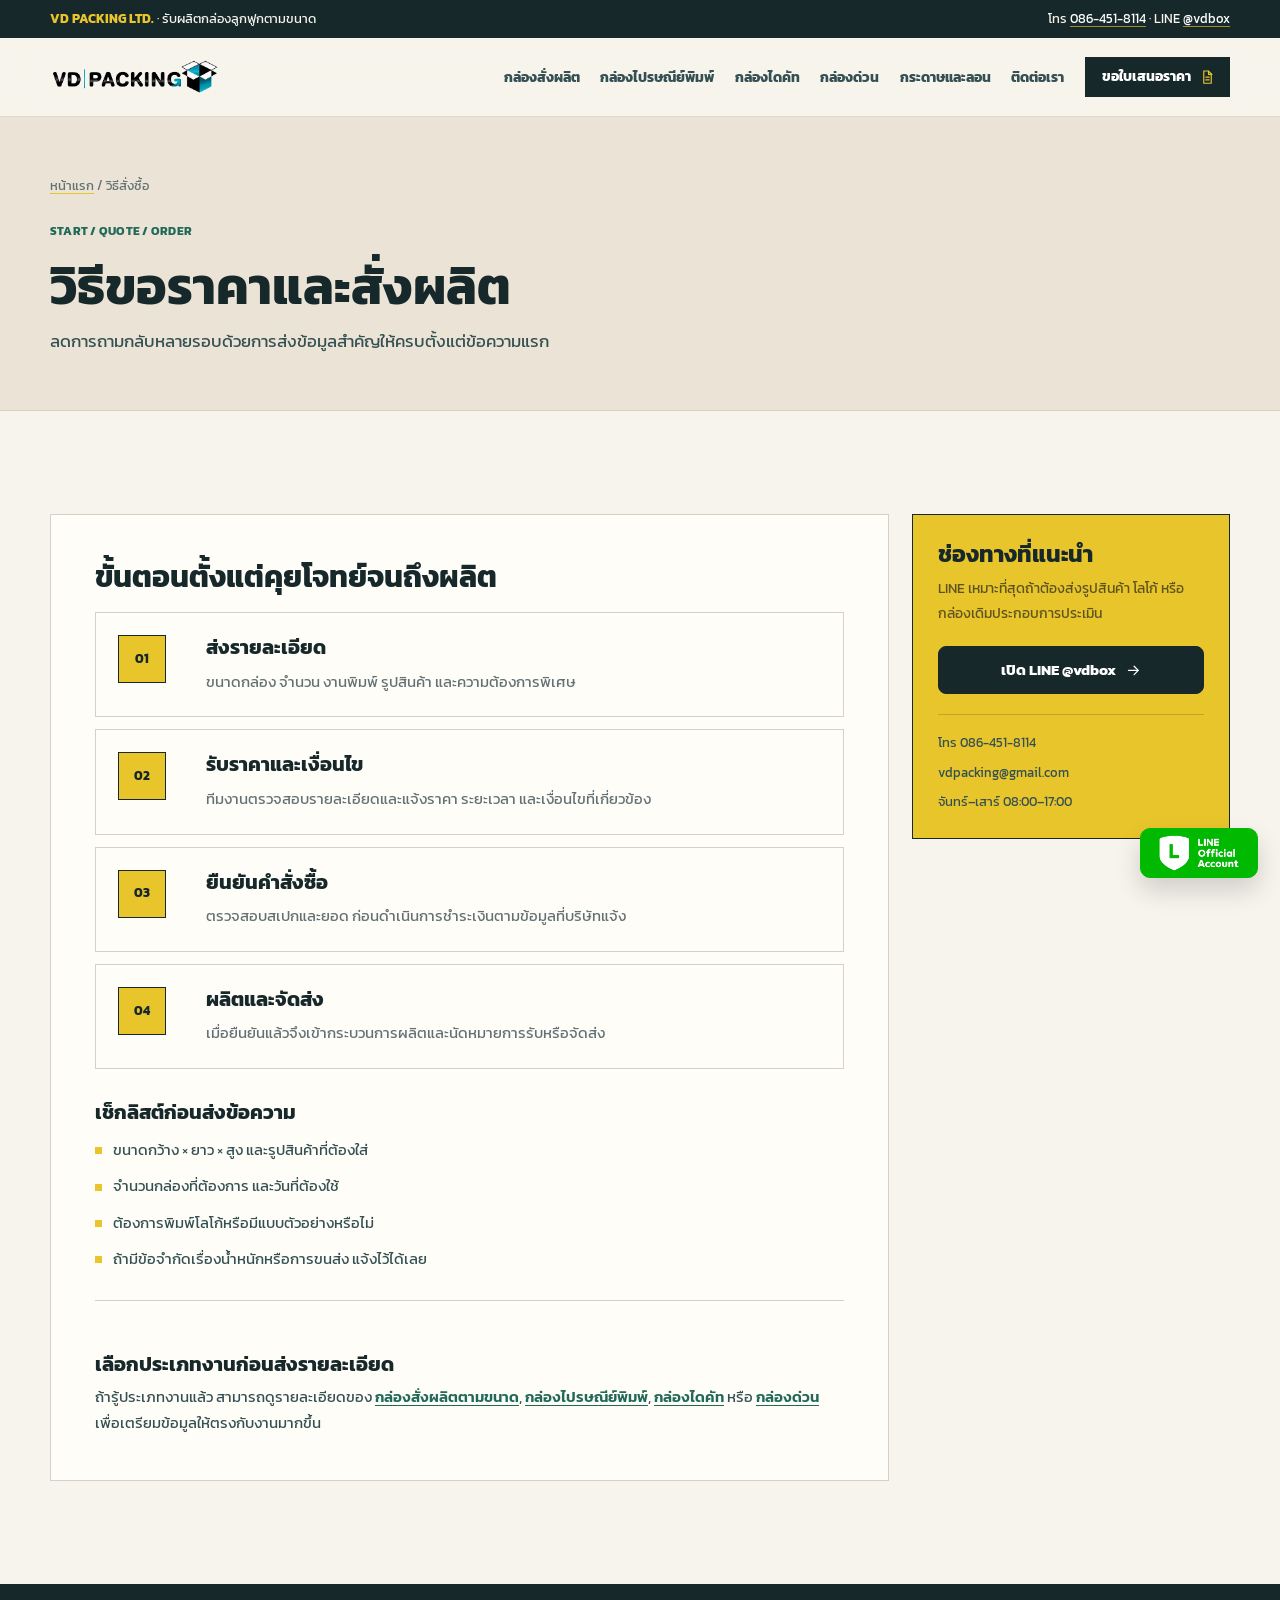
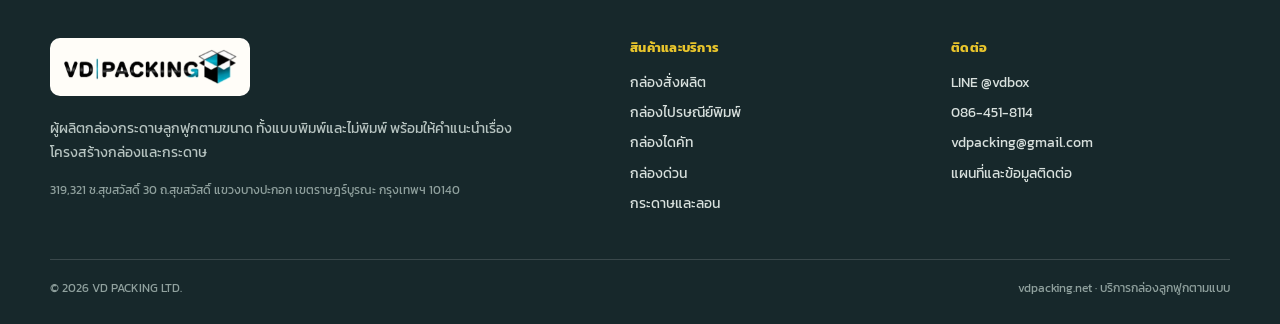
<file: how-to-order.html>
<!DOCTYPE html>

<html lang="th">
<head>
<!-- Google tag (gtag.js) -->
<script async src="https://www.googletagmanager.com/gtag/js?id=AW-753832907"></script>
<script>
  window.dataLayer = window.dataLayer || [];
  function gtag(){dataLayer.push(arguments);}
  gtag('js', new Date());

  gtag('config', 'AW-753832907');
</script>
<meta charset="utf-8"/>
<meta content="width=device-width, initial-scale=1" name="viewport"/>
<title>วิธีสั่งผลิตกล่องลูกฟูกและขอราคา | VD Packing</title>
<meta content="วิธีขอราคาและสั่งผลิตกล่องลูกฟูกกับ VD Packing เตรียมขนาด กว้าง × ยาว × สูง จำนวน รูปสินค้า และแบบพิมพ์ แล้วส่งรายละเอียดทาง LINE @vdbox" name="description"/>
<meta content="index,follow,max-image-preview:large" name="robots"/>
<meta content="#17282b" name="theme-color"/>
<link href="https://vdpacking.net/how-to-order" rel="canonical"/>
<link href="assets/site/favicon.png" rel="icon" sizes="192x192" type="image/png"/>
<link href="styles.css?v=79cf7f0e7f30" rel="stylesheet"/>
<meta content="th_TH" property="og:locale"/>
<meta content="website" property="og:type"/>
<meta content="VD Packing" property="og:site_name"/>
<meta content="วิธีสั่งผลิตกล่องลูกฟูกและขอราคา | VD Packing" property="og:title"/>
<meta content="วิธีขอราคาและสั่งผลิตกล่องลูกฟูกกับ VD Packing เตรียมขนาด กว้าง × ยาว × สูง จำนวน รูปสินค้า และแบบพิมพ์ แล้วส่งรายละเอียดทาง LINE @vdbox" property="og:description"/>
<meta content="https://vdpacking.net/how-to-order" property="og:url"/>
<meta content="https://vdpacking.net/assets/box-dimensions.jpg" property="og:image"/>
<meta content="แผนภาพการวัดขนาดกล่องสำหรับขอราคากับ VD Packing" property="og:image:alt"/>
<meta content="summary_large_image" name="twitter:card"/>
<meta content="วิธีสั่งผลิตกล่องลูกฟูกและขอราคา | VD Packing" name="twitter:title"/>
<meta content="วิธีขอราคาและสั่งผลิตกล่องลูกฟูกกับ VD Packing เตรียมขนาด กว้าง × ยาว × สูง จำนวน รูปสินค้า และแบบพิมพ์ แล้วส่งรายละเอียดทาง LINE @vdbox" name="twitter:description"/>
<meta content="https://vdpacking.net/assets/box-dimensions.jpg" name="twitter:image"/>
<script type="application/ld+json">
{
  "@context": "https://schema.org",
  "@graph": [
    {
      "@type": "WebPage",
      "@id": "https://vdpacking.net/how-to-order#webpage",
      "url": "https://vdpacking.net/how-to-order",
      "name": "วิธีสั่งผลิตกล่องลูกฟูกและขอราคา | VD Packing",
      "description": "วิธีขอราคาและสั่งผลิตกล่องลูกฟูกกับ VD Packing เตรียมขนาด กว้าง × ยาว × สูง จำนวน รูปสินค้า และแบบพิมพ์ แล้วส่งรายละเอียดทาง LINE @vdbox",
      "inLanguage": "th-TH",
      "isPartOf": {
        "@id": "https://vdpacking.net/#website"
      },
      "publisher": {
        "@id": "https://vdpacking.net/#business"
      },
      "breadcrumb": {
        "@id": "https://vdpacking.net/how-to-order#breadcrumb"
      },
      "primaryImageOfPage": {
        "@type": "ImageObject",
        "url": "https://vdpacking.net/assets/box-dimensions.jpg"
      },
      "about": {
        "name": "วิธีสั่งผลิตกล่องลูกฟูกและขอราคา"
      }
    },
    {
      "@type": "BreadcrumbList",
      "@id": "https://vdpacking.net/how-to-order#breadcrumb",
      "itemListElement": [
        {
          "@type": "ListItem",
          "position": 1,
          "name": "หน้าแรก",
          "item": "https://vdpacking.net/"
        },
        {
          "@type": "ListItem",
          "position": 2,
          "name": "วิธีสั่งผลิต",
          "item": "https://vdpacking.net/how-to-order"
        }
      ]
    }
  ]
}
</script>
</head>
<body>
<a class="skip-link" href="#main-content">ข้ามไปยังเนื้อหา</a>
<div class="topline"><div class="container topline-inner"><span><strong>VD PACKING LTD.</strong> · รับผลิตกล่องลูกฟูกตามขนาด</span><span class="topline-extra">โทร <a href="tel:+66864518114">086-451-8114</a> · LINE <a href="https://line.me/R/ti/p/%40vdbox">@vdbox</a></span></div></div>
<header class="site-header" data-header=""><div class="container nav-shell"><a aria-label="VD PACKING กลับหน้าแรก" class="brand brand--logo" href="/"><span aria-hidden="true" class="brand-logo-frame"><img alt="" height="112" src="assets/site/logo-vdpacking-transparent.png" width="502"/></span></a><nav aria-label="เมนูหลัก" class="site-nav" data-site-nav="" id="site-navigation"><a class="nav-link nav-home-mobile" data-nav="/" href="/">หน้าแรก</a><a class="nav-link" data-nav="/custom-boxes" href="/custom-boxes">กล่องสั่งผลิต</a><a class="nav-link" data-nav="/postal-printed" href="/postal-printed">กล่องไปรษณีย์พิมพ์</a><a class="nav-link" data-nav="/die-cut" href="/die-cut">กล่องไดคัท</a><a class="nav-link" data-nav="/express" href="/express">กล่องด่วน</a><a class="nav-link" data-nav="/materials" href="/materials">กระดาษและลอน</a><a class="nav-link" data-nav="/contact" href="/contact">ติดต่อเรา</a><a class="nav-quote" href="/contact"><span>ขอใบเสนอราคา</span><span aria-hidden="true" class="nav-quote-icon"><svg aria-hidden="true" class="ui-icon ui-icon--quote" viewbox="0 0 24 24"><path d="M7 3h7l4 4v14H7z"></path><path d="M14 3v5h5"></path><path d="M10 12h5"></path><path d="M10 16h5"></path></svg></span></a></nav><button aria-controls="site-navigation" aria-expanded="false" aria-label="เปิดเมนู" class="menu-toggle" data-menu-toggle="" type="button"><span class="menu-toggle-label">เมนู</span><span aria-hidden="true" class="menu-icon"></span></button></div></header>
<main id="main-content">
<section class="page-hero"><div class="container"><div class="breadcrumb"><a href="/">หน้าแรก</a> / วิธีสั่งซื้อ</div><div class="kicker page-kicker">START / QUOTE / ORDER</div><h1>วิธีขอราคาและสั่งผลิต</h1><p class="page-intro">ลดการถามกลับหลายรอบด้วยการส่งข้อมูลสำคัญให้ครบตั้งแต่ข้อความแรก</p></div></section>
<section class="section"><div class="container content-layout"><article class="article-card"><h2>ขั้นตอนตั้งแต่คุยโจทย์จนถึงผลิต</h2><div class="order-steps"><div class="order-step"><span class="order-step-number">01</span><div><h3>ส่งรายละเอียด</h3><p>ขนาดกล่อง จำนวน งานพิมพ์ รูปสินค้า และความต้องการพิเศษ</p></div></div><div class="order-step"><span class="order-step-number">02</span><div><h3>รับราคาและเงื่อนไข</h3><p>ทีมงานตรวจสอบรายละเอียดและแจ้งราคา ระยะเวลา และเงื่อนไขที่เกี่ยวข้อง</p></div></div><div class="order-step"><span class="order-step-number">03</span><div><h3>ยืนยันคำสั่งซื้อ</h3><p>ตรวจสอบสเปกและยอด ก่อนดำเนินการชำระเงินตามข้อมูลที่บริษัทแจ้ง</p></div></div><div class="order-step"><span class="order-step-number">04</span><div><h3>ผลิตและจัดส่ง</h3><p>เมื่อยืนยันแล้วจึงเข้ากระบวนการผลิตและนัดหมายการรับหรือจัดส่ง</p></div></div></div><h3>เช็กลิสต์ก่อนส่งข้อความ</h3><ul><li>ขนาดกว้าง × ยาว × สูง และรูปสินค้าที่ต้องใส่</li><li>จำนวนกล่องที่ต้องการ และวันที่ต้องใช้</li><li>ต้องการพิมพ์โลโก้หรือมีแบบตัวอย่างหรือไม่</li><li>ถ้ามีข้อจำกัดเรื่องน้ำหนักหรือการขนส่ง แจ้งไว้ได้เลย</li></ul><div class="order-related-links"><h3>เลือกประเภทงานก่อนส่งรายละเอียด</h3><p>ถ้ารู้ประเภทงานแล้ว สามารถดูรายละเอียดของ <a href="/custom-boxes">กล่องสั่งผลิตตามขนาด</a>, <a href="/postal-printed">กล่องไปรษณีย์พิมพ์</a>, <a href="/die-cut">กล่องไดคัท</a> หรือ <a href="/express">กล่องด่วน</a> เพื่อเตรียมข้อมูลให้ตรงกับงานมากขึ้น</p></div></article><aside class="side-card side-card--yellow"><h3>ช่องทางที่แนะนำ</h3><p>LINE เหมาะที่สุดถ้าต้องส่งรูปสินค้า โลโก้ หรือกล่องเดิมประกอบการประเมิน</p><a class="btn primary" href="https://line.me/R/ti/p/%40vdbox">เปิด LINE @vdbox <span aria-hidden="true" class="btn-arrow"><svg aria-hidden="true" class="ui-icon ui-icon--arrow-right" viewbox="0 0 24 24"><path d="M5 12h13"></path><path d="m13 6 6 6-6 6"></path></svg></span></a><div class="side-details"><a href="tel:+66864518114">โทร 086-451-8114</a><a href="mailto:vdpacking@gmail.com">vdpacking@gmail.com</a><span>จันทร์–เสาร์ 08:00–17:00</span></div></aside></div></section>
</main>
<div aria-label="ช่องทางติดต่อด่วน" class="mobile-actionbar"><a aria-label="คุยทาง LINE Official Account" href="https://line.me/R/ti/p/%40vdbox"><img alt="LINE Official Account" class="mobile-line-badge" height="400" loading="lazy" src="assets/site/line-official-account-button.jpg" width="760"/></a></div><div aria-label="ช่องทางติดต่อด่วนบนเดสก์ท็อป" class="desktop-float-contact"><a aria-label="คุยทาง LINE Official Account" class="desktop-float-line" href="https://line.me/R/ti/p/%40vdbox"><img alt="LINE Official Account" class="desktop-line-badge" height="400" loading="lazy" src="assets/site/line-official-account-button.jpg" width="760"/></a></div>
<footer class="site-footer"><div class="container"><div class="footer-grid"><div><a aria-label="VD PACKING กลับหน้าแรก" class="brand brand--logo" href="/"><span aria-hidden="true" class="brand-logo-frame"><img alt="" height="119" src="assets/site/logo-vdpacking-transparent.png" width="531"/></span></a><p class="footer-summary">ผู้ผลิตกล่องกระดาษลูกฟูกตามขนาด ทั้งแบบพิมพ์และไม่พิมพ์ พร้อมให้คำแนะนำเรื่องโครงสร้างกล่องและกระดาษ</p><small class="footer-address">319,321 ซ.สุขสวัสดิ์ 30 ถ.สุขสวัสดิ์ แขวงบางปะกอก เขตราษฎร์บูรณะ กรุงเทพฯ 10140</small></div><div><h3>สินค้าและบริการ</h3><div class="footer-links"><a href="/custom-boxes">กล่องสั่งผลิต</a><a href="/postal-printed">กล่องไปรษณีย์พิมพ์</a><a href="/die-cut">กล่องไดคัท</a><a href="/express">กล่องด่วน</a><a href="/materials">กระดาษและลอน</a></div></div><div><h3>ติดต่อ</h3><div class="footer-links"><a href="https://line.me/R/ti/p/%40vdbox">LINE @vdbox</a><a href="tel:+66864518114">086-451-8114</a><a href="mailto:vdpacking@gmail.com">vdpacking@gmail.com</a><a href="/contact">แผนที่และข้อมูลติดต่อ</a></div></div></div><div class="footer-bottom"><span>© <span data-year=""></span> VD PACKING LTD.</span><span>vdpacking.net · บริการกล่องลูกฟูกตามแบบ</span></div></div></footer>
<script defer="" src="script.js"></script>
</body>
</html>
</file>
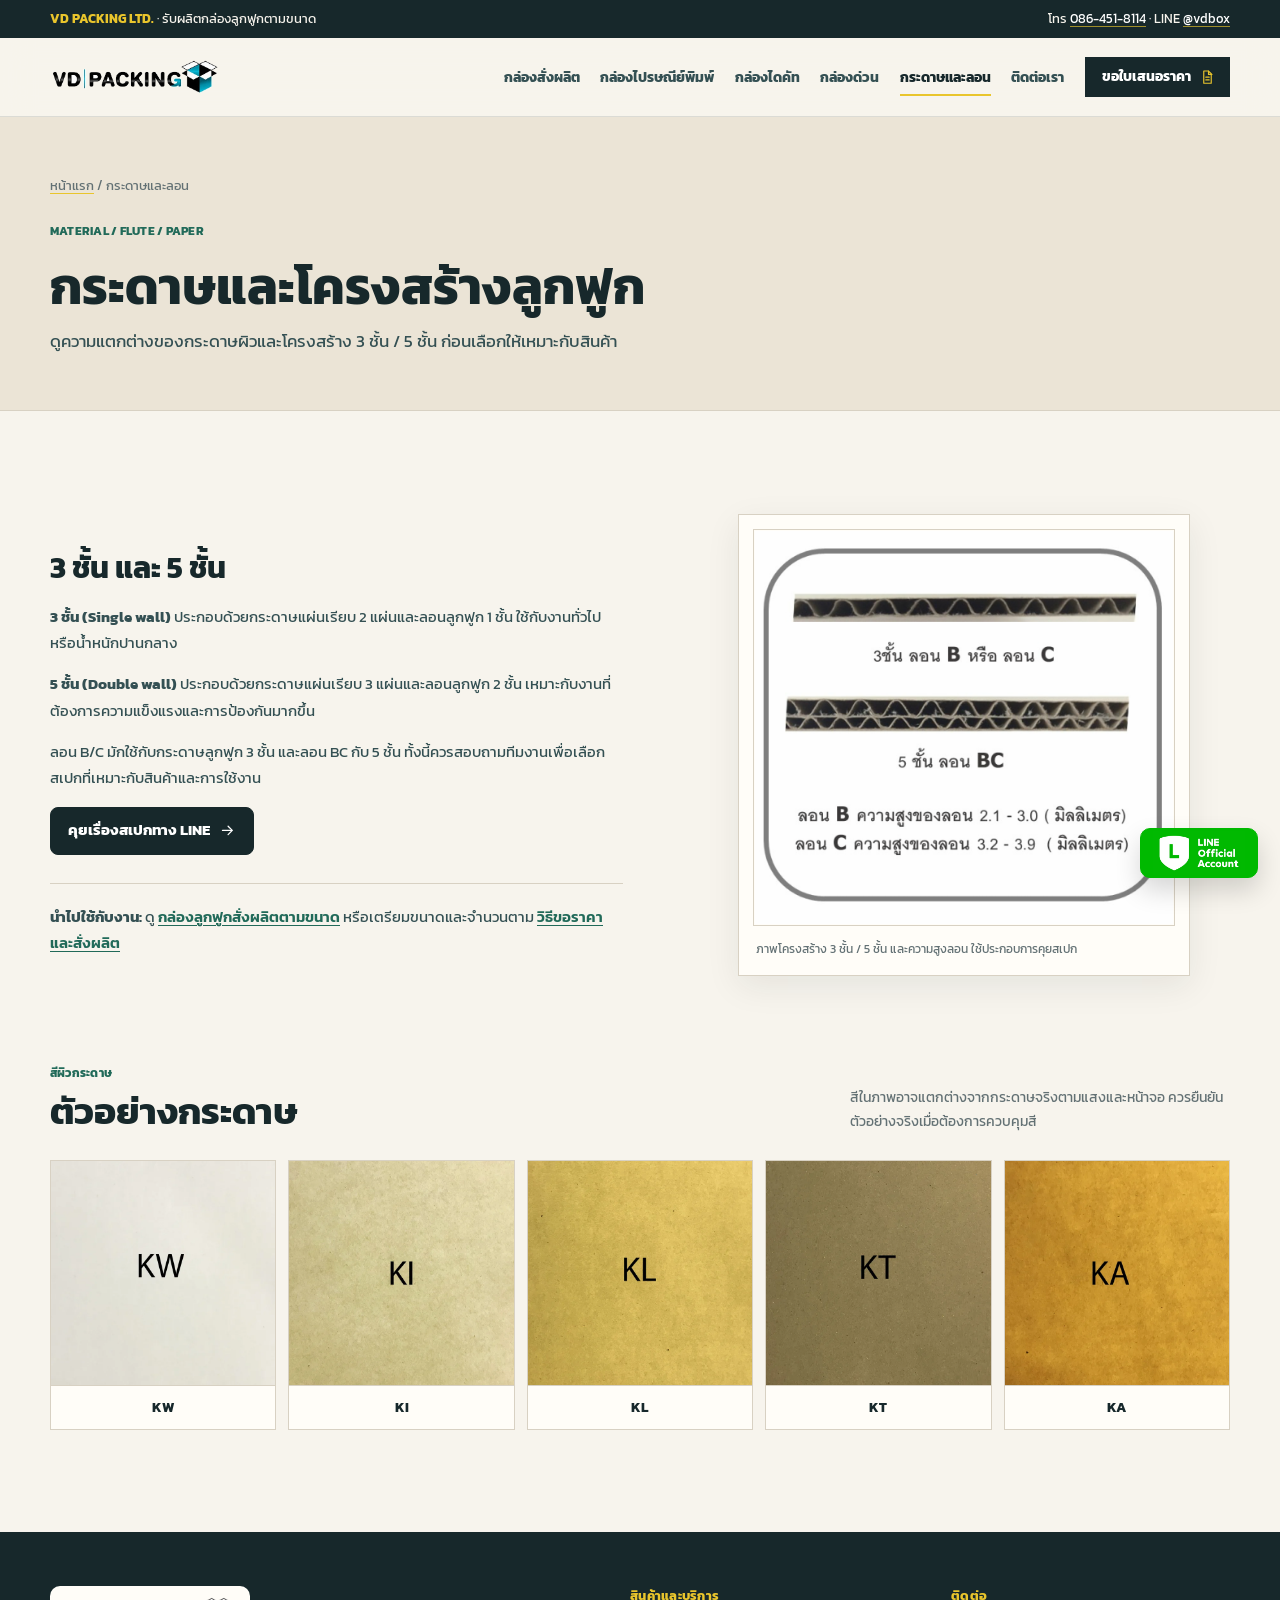
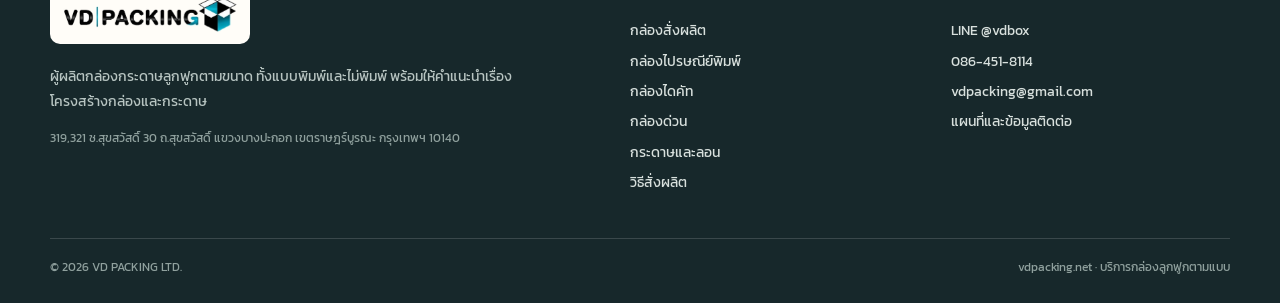
<file: materials.html>
<!DOCTYPE html>

<html lang="th">
<head>
<!-- Google tag (gtag.js) -->
<script async src="https://www.googletagmanager.com/gtag/js?id=AW-753832907"></script>
<script>
  window.dataLayer = window.dataLayer || [];
  function gtag(){dataLayer.push(arguments);}
  gtag('js', new Date());

  gtag('config', 'AW-753832907');
</script>
<meta charset="utf-8"/>
<meta content="width=device-width, initial-scale=1" name="viewport"/>
<title>กระดาษลูกฟูก 3 ชั้น 5 ชั้น และลอน B C BC | VD Packing</title>
<meta content="ข้อมูลกระดาษลูกฟูก 3 ชั้น 5 ชั้น ลอน B C BC และตัวอย่างกระดาษ KW KI KL KT KA เพื่อช่วยเลือกความแข็งแรงและผิวกระดาษให้เหมาะกับงาน" name="description"/>
<meta content="index,follow,max-image-preview:large" name="robots"/>
<meta content="#17282b" name="theme-color"/>
<link href="https://vdpacking.net/materials" rel="canonical"/>
<link href="assets/site/favicon.png" rel="icon" sizes="192x192" type="image/png"/>
<link href="styles.css?v=79cf7f0e7f30" rel="stylesheet"/>
<meta content="th_TH" property="og:locale"/>
<meta content="website" property="og:type"/>
<meta content="VD Packing" property="og:site_name"/>
<meta content="กระดาษลูกฟูก 3 ชั้น 5 ชั้น และลอน B C BC | VD Packing" property="og:title"/>
<meta content="ข้อมูลกระดาษลูกฟูก 3 ชั้น 5 ชั้น ลอน B C BC และตัวอย่างกระดาษ KW KI KL KT KA เพื่อช่วยเลือกความแข็งแรงและผิวกระดาษให้เหมาะกับงาน" property="og:description"/>
<meta content="https://vdpacking.net/materials" property="og:url"/>
<meta content="https://vdpacking.net/assets/site/materials/line-sample.webp" property="og:image"/>
<meta content="ตัวอย่างกระดาษและโครงสร้างลอนลูกฟูก 3 ชั้น 5 ชั้น" property="og:image:alt"/>
<meta content="summary_large_image" name="twitter:card"/>
<meta content="กระดาษลูกฟูก 3 ชั้น 5 ชั้น และลอน B C BC | VD Packing" name="twitter:title"/>
<meta content="ข้อมูลกระดาษลูกฟูก 3 ชั้น 5 ชั้น ลอน B C BC และตัวอย่างกระดาษ KW KI KL KT KA เพื่อช่วยเลือกความแข็งแรงและผิวกระดาษให้เหมาะกับงาน" name="twitter:description"/>
<meta content="https://vdpacking.net/assets/site/materials/line-sample.webp" name="twitter:image"/>
<script type="application/ld+json">
{
  "@context": "https://schema.org",
  "@graph": [
    {
      "@type": "WebPage",
      "@id": "https://vdpacking.net/materials#webpage",
      "url": "https://vdpacking.net/materials",
      "name": "กระดาษลูกฟูก 3 ชั้น 5 ชั้น และลอน B C BC | VD Packing",
      "description": "ข้อมูลกระดาษลูกฟูก 3 ชั้น 5 ชั้น ลอน B C BC และตัวอย่างกระดาษ KW KI KL KT KA เพื่อช่วยเลือกความแข็งแรงและผิวกระดาษให้เหมาะกับงาน",
      "inLanguage": "th-TH",
      "isPartOf": {
        "@id": "https://vdpacking.net/#website"
      },
      "publisher": {
        "@id": "https://vdpacking.net/#business"
      },
      "breadcrumb": {
        "@id": "https://vdpacking.net/materials#breadcrumb"
      },
      "primaryImageOfPage": {
        "@type": "ImageObject",
        "url": "https://vdpacking.net/assets/site/materials/line-sample.webp"
      },
      "about": {
        "name": "กระดาษลูกฟูก 3 ชั้น 5 ชั้น และลอน B C BC"
      }
    },
    {
      "@type": "BreadcrumbList",
      "@id": "https://vdpacking.net/materials#breadcrumb",
      "itemListElement": [
        {
          "@type": "ListItem",
          "position": 1,
          "name": "หน้าแรก",
          "item": "https://vdpacking.net/"
        },
        {
          "@type": "ListItem",
          "position": 2,
          "name": "กระดาษและลอน",
          "item": "https://vdpacking.net/materials"
        }
      ]
    }
  ]
}
</script>
</head>
<body>
<a class="skip-link" href="#main-content">ข้ามไปยังเนื้อหา</a>
<div class="topline"><div class="container topline-inner"><span><strong>VD PACKING LTD.</strong> · รับผลิตกล่องลูกฟูกตามขนาด</span><span class="topline-extra">โทร <a href="tel:+66864518114">086-451-8114</a> · LINE <a href="https://line.me/R/ti/p/%40vdbox">@vdbox</a></span></div></div>
<header class="site-header" data-header=""><div class="container nav-shell"><a aria-label="VD PACKING กลับหน้าแรก" class="brand brand--logo" href="/"><span aria-hidden="true" class="brand-logo-frame"><img alt="" height="112" src="assets/site/logo-vdpacking-transparent.png" width="502"/></span></a><nav aria-label="เมนูหลัก" class="site-nav" data-site-nav="" id="site-navigation"><a class="nav-link nav-home-mobile" data-nav="/" href="/">หน้าแรก</a><a class="nav-link" data-nav="/custom-boxes" href="/custom-boxes">กล่องสั่งผลิต</a><a class="nav-link" data-nav="/postal-printed" href="/postal-printed">กล่องไปรษณีย์พิมพ์</a><a class="nav-link" data-nav="/die-cut" href="/die-cut">กล่องไดคัท</a><a class="nav-link" data-nav="/express" href="/express">กล่องด่วน</a><a class="nav-link" data-nav="/materials" href="/materials">กระดาษและลอน</a><a class="nav-link" data-nav="/contact" href="/contact">ติดต่อเรา</a><a class="nav-quote" href="/contact"><span>ขอใบเสนอราคา</span><span aria-hidden="true" class="nav-quote-icon"><svg aria-hidden="true" class="ui-icon ui-icon--quote" viewbox="0 0 24 24"><path d="M7 3h7l4 4v14H7z"></path><path d="M14 3v5h5"></path><path d="M10 12h5"></path><path d="M10 16h5"></path></svg></span></a></nav><button aria-controls="site-navigation" aria-expanded="false" aria-label="เปิดเมนู" class="menu-toggle" data-menu-toggle="" type="button"><span class="menu-toggle-label">เมนู</span><span aria-hidden="true" class="menu-icon"></span></button></div></header>
<main id="main-content">
<section class="page-hero"><div class="container"><div class="breadcrumb"><a href="/">หน้าแรก</a> / กระดาษและลอน</div><div class="kicker page-kicker">MATERIAL / FLUTE / PAPER</div><h1>กระดาษและโครงสร้างลูกฟูก</h1><p class="page-intro">ดูความแตกต่างของกระดาษผิวและโครงสร้าง 3 ชั้น / 5 ชั้น ก่อนเลือกให้เหมาะกับสินค้า</p></div></section>
<section class="section"><div class="container"><div class="material-intro"><article class="article-card"><h2>3 ชั้น และ 5 ชั้น</h2><p><strong>3 ชั้น (Single wall)</strong> ประกอบด้วยกระดาษแผ่นเรียบ 2 แผ่นและลอนลูกฟูก 1 ชั้น ใช้กับงานทั่วไปหรือน้ำหนักปานกลาง</p><p><strong>5 ชั้น (Double wall)</strong> ประกอบด้วยกระดาษแผ่นเรียบ 3 แผ่นและลอนลูกฟูก 2 ชั้น เหมาะกับงานที่ต้องการความแข็งแรงและการป้องกันมากขึ้น</p><p>ลอน B/C มักใช้กับกระดาษลูกฟูก 3 ชั้น และลอน BC กับ 5 ชั้น ทั้งนี้ควรสอบถามทีมงานเพื่อเลือกสเปกที่เหมาะกับสินค้าและการใช้งาน</p><a class="btn primary" href="https://line.me/R/ti/p/%40vdbox">คุยเรื่องสเปกทาง LINE <span aria-hidden="true" class="btn-arrow"><svg aria-hidden="true" class="ui-icon ui-icon--arrow-right" viewbox="0 0 24 24"><path d="M5 12h13"></path><path d="m13 6 6 6-6 6"></path></svg></span></a><p class="context-links"><strong>นำไปใช้กับงาน:</strong> ดู <a href="/custom-boxes">กล่องลูกฟูกสั่งผลิตตามขนาด</a> หรือเตรียมขนาดและจำนวนตาม <a href="/how-to-order">วิธีขอราคาและสั่งผลิต</a></p></article><div class="material-visual-stack">
<figure class="image-frame"><img alt="ตัวอย่างโครงสร้างลอน B C และ BC ของกระดาษลูกฟูก" loading="lazy" src="assets/flute-structure.png" width="517" height="486"/><figcaption>ภาพโครงสร้าง 3 ชั้น / 5 ชั้น และความสูงลอน ใช้ประกอบการคุยสเปก</figcaption></figure>
</div></div><div class="paper-section-head"><div><div class="kicker">สีผิวกระดาษ</div><h2>ตัวอย่างกระดาษ</h2></div><p>สีในภาพอาจแตกต่างจากกระดาษจริงตามแสงและหน้าจอ ควรยืนยันตัวอย่างจริงเมื่อต้องการควบคุมสี</p></div><div class="paper-grid"><div class="paper-tile"><img alt="ตัวอย่างกระดาษ KW" loading="lazy" src="assets/site/materials/kw.webp" width="700" height="700"/><span>KW</span></div><div class="paper-tile"><img alt="ตัวอย่างกระดาษ KI" loading="lazy" src="assets/site/materials/ki.webp" width="700" height="700"/><span>KI</span></div><div class="paper-tile"><img alt="ตัวอย่างกระดาษ KL" loading="lazy" src="assets/site/materials/kl.webp" width="700" height="700"/><span>KL</span></div><div class="paper-tile"><img alt="ตัวอย่างกระดาษ KT" loading="lazy" src="assets/site/materials/kt.webp" width="700" height="700"/><span>KT</span></div><div class="paper-tile"><img alt="ตัวอย่างกระดาษ KA" loading="lazy" src="assets/site/materials/ka.webp" width="700" height="700"/><span>KA</span></div></div>
</div></section>
</main>
<div aria-label="ช่องทางติดต่อด่วน" class="mobile-actionbar"><a aria-label="คุยทาง LINE Official Account" href="https://line.me/R/ti/p/%40vdbox"><img alt="LINE Official Account" class="mobile-line-badge" height="400" loading="lazy" src="assets/site/line-official-account-button.jpg" width="760"/></a></div><div aria-label="ช่องทางติดต่อด่วนบนเดสก์ท็อป" class="desktop-float-contact"><a aria-label="คุยทาง LINE Official Account" class="desktop-float-line" href="https://line.me/R/ti/p/%40vdbox"><img alt="LINE Official Account" class="desktop-line-badge" height="400" loading="lazy" src="assets/site/line-official-account-button.jpg" width="760"/></a></div>
<footer class="site-footer"><div class="container"><div class="footer-grid"><div><a aria-label="VD PACKING กลับหน้าแรก" class="brand brand--logo" href="/"><span aria-hidden="true" class="brand-logo-frame"><img alt="" height="119" src="assets/site/logo-vdpacking-transparent.png" width="531"/></span></a><p class="footer-summary">ผู้ผลิตกล่องกระดาษลูกฟูกตามขนาด ทั้งแบบพิมพ์และไม่พิมพ์ พร้อมให้คำแนะนำเรื่องโครงสร้างกล่องและกระดาษ</p><small class="footer-address">319,321 ซ.สุขสวัสดิ์ 30 ถ.สุขสวัสดิ์ แขวงบางปะกอก เขตราษฎร์บูรณะ กรุงเทพฯ 10140</small></div><div><h3>สินค้าและบริการ</h3><div class="footer-links"><a href="/custom-boxes">กล่องสั่งผลิต</a><a href="/postal-printed">กล่องไปรษณีย์พิมพ์</a><a href="/die-cut">กล่องไดคัท</a><a href="/express">กล่องด่วน</a><a href="/materials">กระดาษและลอน</a><a href="/how-to-order">วิธีสั่งผลิต</a></div></div><div><h3>ติดต่อ</h3><div class="footer-links"><a href="https://line.me/R/ti/p/%40vdbox">LINE @vdbox</a><a href="tel:+66864518114">086-451-8114</a><a href="mailto:vdpacking@gmail.com">vdpacking@gmail.com</a><a href="/contact">แผนที่และข้อมูลติดต่อ</a></div></div></div><div class="footer-bottom"><span>© <span data-year=""></span> VD PACKING LTD.</span><span>vdpacking.net · บริการกล่องลูกฟูกตามแบบ</span></div></div></footer>
<script defer="" src="script.js"></script>
</body>
</html>
</file>
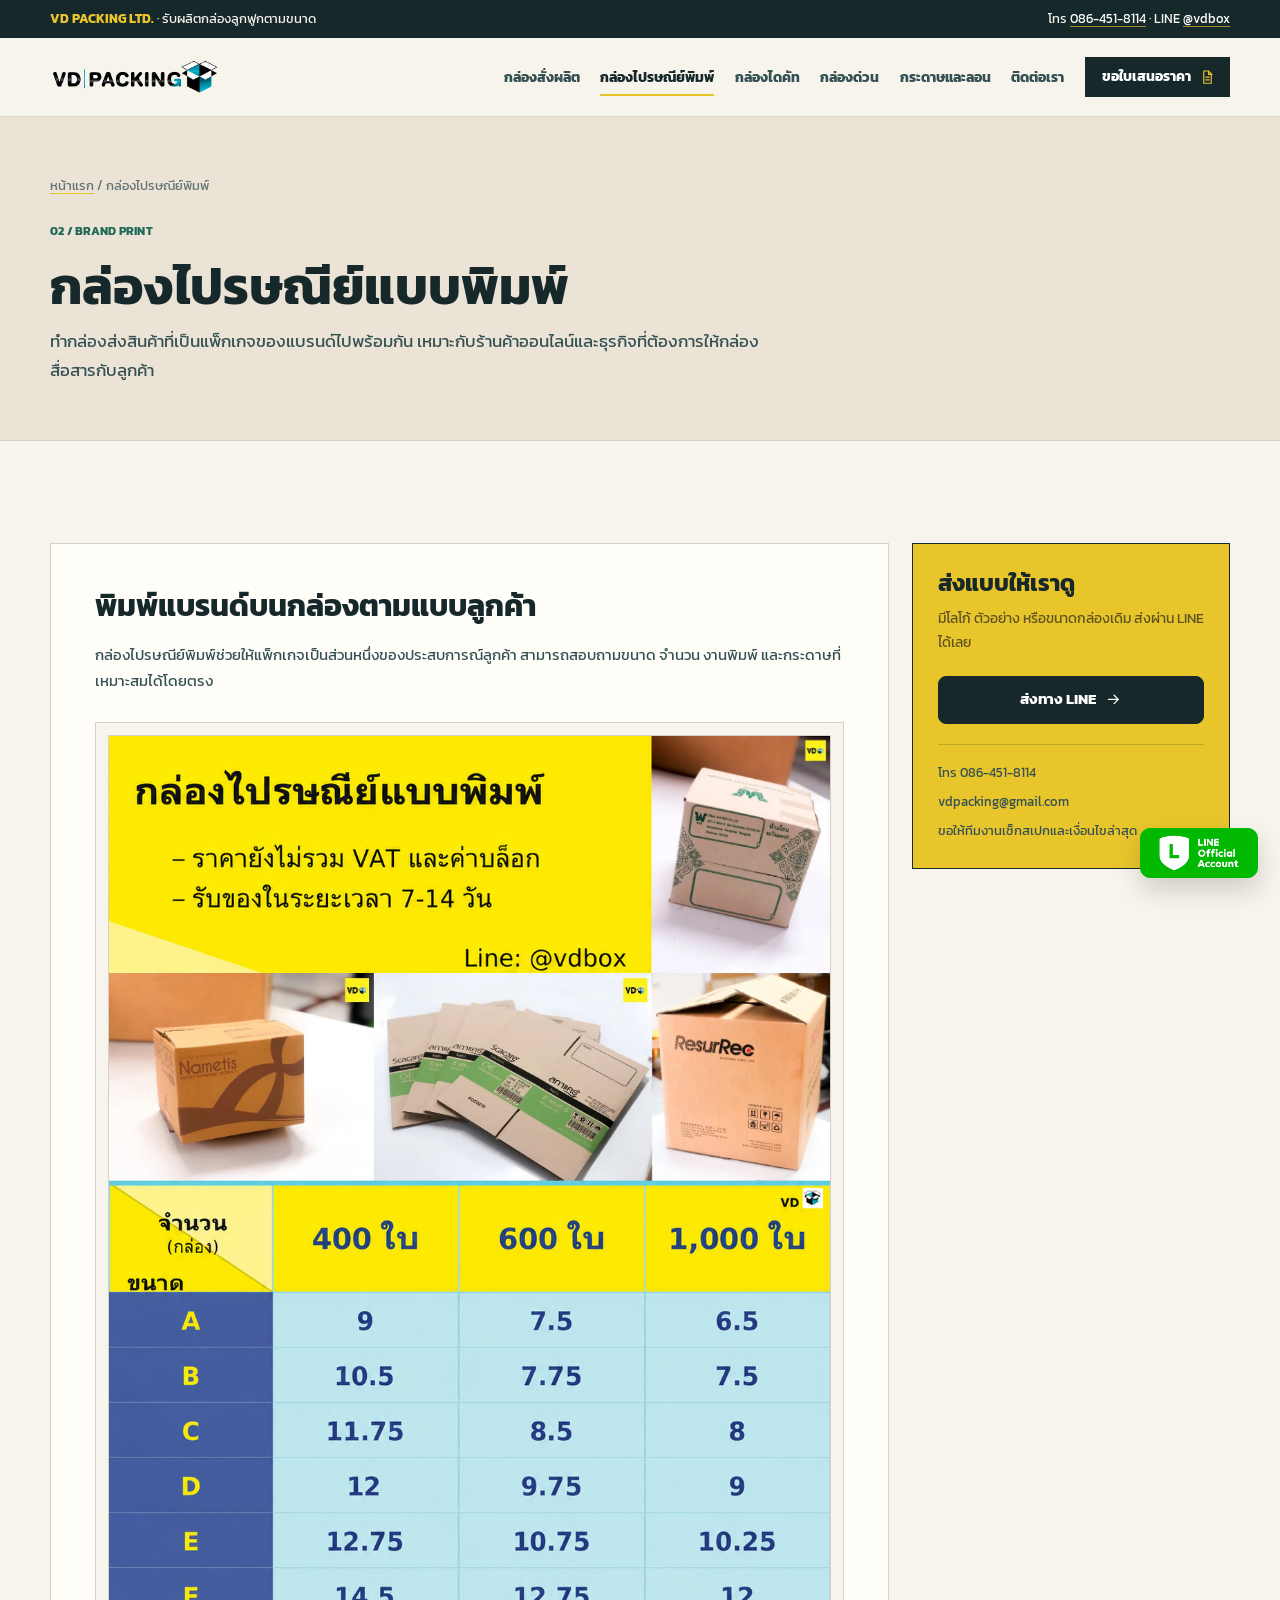
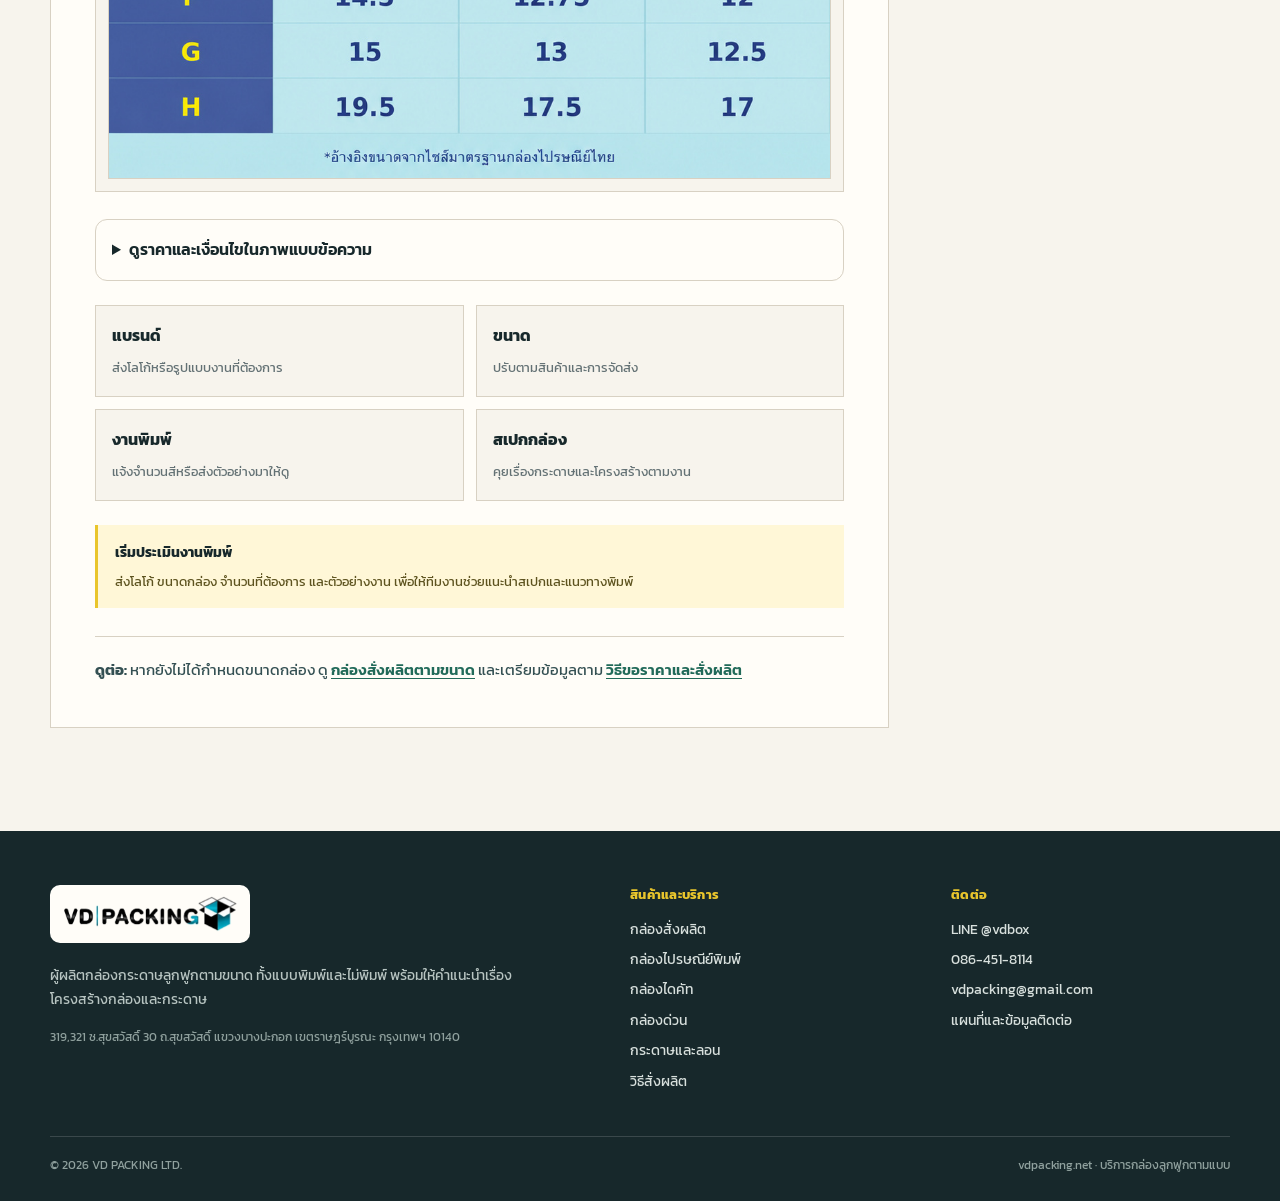
<file: postal-printed.html>
<!DOCTYPE html>

<html lang="th">
<head>
<!-- Google tag (gtag.js) -->
<script async src="https://www.googletagmanager.com/gtag/js?id=AW-753832907"></script>
<script>
  window.dataLayer = window.dataLayer || [];
  function gtag(){dataLayer.push(arguments);}
  gtag('js', new Date());

  gtag('config', 'AW-753832907');
</script>
<meta charset="utf-8"/>
<meta content="width=device-width, initial-scale=1" name="viewport"/>
<title>รับผลิตกล่องไปรษณีย์พิมพ์โลโก้ | VD Packing</title>
<meta content="รับผลิตกล่องไปรษณีย์พิมพ์โลโก้และแบรนด์ตามขนาดลูกค้า เลือกกระดาษ โครงสร้าง และงานพิมพ์ตามการใช้งาน ส่งแบบให้ VD Packing ประเมินได้" name="description"/>
<meta content="index,follow,max-image-preview:large" name="robots"/>
<meta content="#17282b" name="theme-color"/>
<link href="https://vdpacking.net/postal-printed" rel="canonical"/>
<link href="assets/site/favicon.png" rel="icon" sizes="192x192" type="image/png"/>
<link href="styles.css?v=79cf7f0e7f30" rel="stylesheet"/>
<meta content="th_TH" property="og:locale"/>
<meta content="website" property="og:type"/>
<meta content="VD Packing" property="og:site_name"/>
<meta content="รับผลิตกล่องไปรษณีย์พิมพ์โลโก้ | VD Packing" property="og:title"/>
<meta content="รับผลิตกล่องไปรษณีย์พิมพ์โลโก้และแบรนด์ตามขนาดลูกค้า เลือกกระดาษ โครงสร้าง และงานพิมพ์ตามการใช้งาน ส่งแบบให้ VD Packing ประเมินได้" property="og:description"/>
<meta content="https://vdpacking.net/postal-printed" property="og:url"/>
<meta content="https://vdpacking.net/assets/site/front/0017.webp" property="og:image"/>
<meta content="ตัวอย่างกล่องไปรษณีย์พิมพ์แบรนด์จาก VD Packing" property="og:image:alt"/>
<meta content="summary_large_image" name="twitter:card"/>
<meta content="รับผลิตกล่องไปรษณีย์พิมพ์โลโก้ | VD Packing" name="twitter:title"/>
<meta content="รับผลิตกล่องไปรษณีย์พิมพ์โลโก้และแบรนด์ตามขนาดลูกค้า เลือกกระดาษ โครงสร้าง และงานพิมพ์ตามการใช้งาน ส่งแบบให้ VD Packing ประเมินได้" name="twitter:description"/>
<meta content="https://vdpacking.net/assets/site/front/0017.webp" name="twitter:image"/>
<script type="application/ld+json">
{
  "@context": "https://schema.org",
  "@graph": [
    {
      "@type": "Service",
      "@id": "https://vdpacking.net/postal-printed#service",
      "name": "รับผลิตกล่องไปรษณีย์พิมพ์โลโก้",
      "serviceType": "ผลิตกล่องไปรษณีย์พิมพ์โลโก้และแบรนด์",
      "url": "https://vdpacking.net/postal-printed",
      "description": "รับผลิตกล่องไปรษณีย์พิมพ์โลโก้และแบรนด์ตามขนาดลูกค้า เลือกกระดาษ โครงสร้าง และงานพิมพ์ตามการใช้งาน ส่งแบบให้ VD Packing ประเมินได้",
      "provider": {
        "@id": "https://vdpacking.net/#business"
      }
    },
    {
      "@type": "WebPage",
      "@id": "https://vdpacking.net/postal-printed#webpage",
      "url": "https://vdpacking.net/postal-printed",
      "name": "รับผลิตกล่องไปรษณีย์พิมพ์โลโก้ | VD Packing",
      "description": "รับผลิตกล่องไปรษณีย์พิมพ์โลโก้และแบรนด์ตามขนาดลูกค้า เลือกกระดาษ โครงสร้าง และงานพิมพ์ตามการใช้งาน ส่งแบบให้ VD Packing ประเมินได้",
      "inLanguage": "th-TH",
      "isPartOf": {
        "@id": "https://vdpacking.net/#website"
      },
      "publisher": {
        "@id": "https://vdpacking.net/#business"
      },
      "breadcrumb": {
        "@id": "https://vdpacking.net/postal-printed#breadcrumb"
      },
      "primaryImageOfPage": {
        "@type": "ImageObject",
        "url": "https://vdpacking.net/assets/site/front/0017.webp"
      },
      "mainEntity": {
        "@id": "https://vdpacking.net/postal-printed#service"
      }
    },
    {
      "@type": "BreadcrumbList",
      "@id": "https://vdpacking.net/postal-printed#breadcrumb",
      "itemListElement": [
        {
          "@type": "ListItem",
          "position": 1,
          "name": "หน้าแรก",
          "item": "https://vdpacking.net/"
        },
        {
          "@type": "ListItem",
          "position": 2,
          "name": "กล่องไปรษณีย์พิมพ์",
          "item": "https://vdpacking.net/postal-printed"
        }
      ]
    }
  ]
}
</script>
</head>
<body>
<a class="skip-link" href="#main-content">ข้ามไปยังเนื้อหา</a>
<div class="topline"><div class="container topline-inner"><span><strong>VD PACKING LTD.</strong> · รับผลิตกล่องลูกฟูกตามขนาด</span><span class="topline-extra">โทร <a href="tel:+66864518114">086-451-8114</a> · LINE <a href="https://line.me/R/ti/p/%40vdbox">@vdbox</a></span></div></div>
<header class="site-header" data-header=""><div class="container nav-shell"><a aria-label="VD PACKING กลับหน้าแรก" class="brand brand--logo" href="/"><span aria-hidden="true" class="brand-logo-frame"><img alt="" height="112" src="assets/site/logo-vdpacking-transparent.png" width="502"/></span></a><nav aria-label="เมนูหลัก" class="site-nav" data-site-nav="" id="site-navigation"><a class="nav-link nav-home-mobile" data-nav="/" href="/">หน้าแรก</a><a class="nav-link" data-nav="/custom-boxes" href="/custom-boxes">กล่องสั่งผลิต</a><a class="nav-link" data-nav="/postal-printed" href="/postal-printed">กล่องไปรษณีย์พิมพ์</a><a class="nav-link" data-nav="/die-cut" href="/die-cut">กล่องไดคัท</a><a class="nav-link" data-nav="/express" href="/express">กล่องด่วน</a><a class="nav-link" data-nav="/materials" href="/materials">กระดาษและลอน</a><a class="nav-link" data-nav="/contact" href="/contact">ติดต่อเรา</a><a class="nav-quote" href="/contact"><span>ขอใบเสนอราคา</span><span aria-hidden="true" class="nav-quote-icon"><svg aria-hidden="true" class="ui-icon ui-icon--quote" viewbox="0 0 24 24"><path d="M7 3h7l4 4v14H7z"></path><path d="M14 3v5h5"></path><path d="M10 12h5"></path><path d="M10 16h5"></path></svg></span></a></nav><button aria-controls="site-navigation" aria-expanded="false" aria-label="เปิดเมนู" class="menu-toggle" data-menu-toggle="" type="button"><span class="menu-toggle-label">เมนู</span><span aria-hidden="true" class="menu-icon"></span></button></div></header>
<main id="main-content">
<section class="page-hero"><div class="container"><div class="breadcrumb"><a href="/">หน้าแรก</a> / กล่องไปรษณีย์พิมพ์</div><div class="kicker page-kicker">02 / BRAND PRINT</div><h1>กล่องไปรษณีย์แบบพิมพ์</h1><p class="page-intro">ทำกล่องส่งสินค้าที่เป็นแพ็กเกจของแบรนด์ไปพร้อมกัน เหมาะกับร้านค้าออนไลน์และธุรกิจที่ต้องการให้กล่องสื่อสารกับลูกค้า</p></div></section>
<section class="section"><div class="container content-layout"><article class="article-card article-card--pricing"><h2>พิมพ์แบรนด์บนกล่องตามแบบลูกค้า</h2><p>กล่องไปรษณีย์พิมพ์ช่วยให้แพ็กเกจเป็นส่วนหนึ่งของประสบการณ์ลูกค้า สามารถสอบถามขนาด จำนวน งานพิมพ์ และกระดาษที่เหมาะสมได้โดยตรง</p><figure class="article-image article-image--wide article-image--table"><img alt="ตารางรายละเอียดกล่องไปรษณีย์พิมพ์จาก VD Packing" height="1508" loading="lazy" src="assets/site/postal/details-table.jpg" width="1043"/></figure>
<details class="pricing-details">
<summary>ดูราคาและเงื่อนไขในภาพแบบข้อความ</summary>
<div class="pricing-details-content">
<p class="pricing-scroll-hint">เลื่อนตารางในแนวนอนเพื่อดูราคาทุกจำนวน</p>
<div class="pricing-table-scroll" role="region" aria-label="ราคากล่องไปรษณีย์แบบพิมพ์ตามภาพ" tabindex="0">
<table class="pricing-table pricing-table--postal">
<caption>ราคากล่องไปรษณีย์แบบพิมพ์ตามภาพ</caption>
<thead><tr><th scope="col">ขนาด</th><th scope="col">400 ใบ</th><th scope="col">600 ใบ</th><th scope="col">1,000 ใบ</th></tr></thead>
<tbody>
<tr><th scope="row">A</th><td>9</td><td>7.5</td><td>6.5</td></tr>
<tr><th scope="row">B</th><td>10.5</td><td>7.75</td><td>7.5</td></tr>
<tr><th scope="row">C</th><td>11.75</td><td>8.5</td><td>8</td></tr>
<tr><th scope="row">D</th><td>12</td><td>9.75</td><td>9</td></tr>
<tr><th scope="row">E</th><td>12.75</td><td>10.75</td><td>10.25</td></tr>
<tr><th scope="row">F</th><td>14.5</td><td>12.75</td><td>12</td></tr>
<tr><th scope="row">G</th><td>15</td><td>13</td><td>12.5</td></tr>
<tr><th scope="row">H</th><td>19.5</td><td>17.5</td><td>17</td></tr>
</tbody>
</table>
</div>
<p>ขนาด A–H อ้างอิงไซส์มาตรฐานกล่องไปรษณีย์ไทยตามภาพ</p>
<ul><li>ราคายังไม่รวม VAT และค่าบล็อก</li><li>ในภาพระบุระยะเวลารับของ 7–14 วัน</li></ul>
<p>กรุณายืนยันสเปก ราคา และระยะเวลาล่าสุดกับทีมงานก่อนสั่งผลิต</p>
</div>
</details>
<div class="spec-grid"><div class="spec-item"><strong>แบรนด์</strong><span>ส่งโลโก้หรือรูปแบบงานที่ต้องการ</span></div><div class="spec-item"><strong>ขนาด</strong><span>ปรับตามสินค้าและการจัดส่ง</span></div><div class="spec-item"><strong>งานพิมพ์</strong><span>แจ้งจำนวนสีหรือส่งตัวอย่างมาให้ดู</span></div><div class="spec-item"><strong>สเปกกล่อง</strong><span>คุยเรื่องกระดาษและโครงสร้างตามงาน</span></div></div><div class="service-callout"><strong>เริ่มประเมินงานพิมพ์</strong><span>ส่งโลโก้ ขนาดกล่อง จำนวนที่ต้องการ และตัวอย่างงาน เพื่อให้ทีมงานช่วยแนะนำสเปกและแนวทางพิมพ์</span></div><p class="context-links"><strong>ดูต่อ:</strong> หากยังไม่ได้กำหนดขนาดกล่อง ดู <a href="/custom-boxes">กล่องสั่งผลิตตามขนาด</a> และเตรียมข้อมูลตาม <a href="/how-to-order">วิธีขอราคาและสั่งผลิต</a></p></article><aside class="side-card side-card--yellow"><h3>ส่งแบบให้เราดู</h3><p>มีโลโก้ ตัวอย่าง หรือขนาดกล่องเดิม ส่งผ่าน LINE ได้เลย</p><a class="btn primary" href="https://line.me/R/ti/p/%40vdbox">ส่งทาง LINE <span aria-hidden="true" class="btn-arrow"><svg aria-hidden="true" class="ui-icon ui-icon--arrow-right" viewbox="0 0 24 24"><path d="M5 12h13"></path><path d="m13 6 6 6-6 6"></path></svg></span></a><div class="side-details"><a href="tel:+66864518114">โทร 086-451-8114</a><a href="mailto:vdpacking@gmail.com">vdpacking@gmail.com</a><span>ขอให้ทีมงานเช็กสเปกและเงื่อนไขล่าสุด</span></div></aside></div></section>
</main>
<div aria-label="ช่องทางติดต่อด่วน" class="mobile-actionbar"><a aria-label="คุยทาง LINE Official Account" href="https://line.me/R/ti/p/%40vdbox"><img alt="LINE Official Account" class="mobile-line-badge" height="400" loading="lazy" src="assets/site/line-official-account-button.jpg" width="760"/></a></div><div aria-label="ช่องทางติดต่อด่วนบนเดสก์ท็อป" class="desktop-float-contact"><a aria-label="คุยทาง LINE Official Account" class="desktop-float-line" href="https://line.me/R/ti/p/%40vdbox"><img alt="LINE Official Account" class="desktop-line-badge" height="400" loading="lazy" src="assets/site/line-official-account-button.jpg" width="760"/></a></div>
<footer class="site-footer"><div class="container"><div class="footer-grid"><div><a aria-label="VD PACKING กลับหน้าแรก" class="brand brand--logo" href="/"><span aria-hidden="true" class="brand-logo-frame"><img alt="" height="119" src="assets/site/logo-vdpacking-transparent.png" width="531"/></span></a><p class="footer-summary">ผู้ผลิตกล่องกระดาษลูกฟูกตามขนาด ทั้งแบบพิมพ์และไม่พิมพ์ พร้อมให้คำแนะนำเรื่องโครงสร้างกล่องและกระดาษ</p><small class="footer-address">319,321 ซ.สุขสวัสดิ์ 30 ถ.สุขสวัสดิ์ แขวงบางปะกอก เขตราษฎร์บูรณะ กรุงเทพฯ 10140</small></div><div><h3>สินค้าและบริการ</h3><div class="footer-links"><a href="/custom-boxes">กล่องสั่งผลิต</a><a href="/postal-printed">กล่องไปรษณีย์พิมพ์</a><a href="/die-cut">กล่องไดคัท</a><a href="/express">กล่องด่วน</a><a href="/materials">กระดาษและลอน</a><a href="/how-to-order">วิธีสั่งผลิต</a></div></div><div><h3>ติดต่อ</h3><div class="footer-links"><a href="https://line.me/R/ti/p/%40vdbox">LINE @vdbox</a><a href="tel:+66864518114">086-451-8114</a><a href="mailto:vdpacking@gmail.com">vdpacking@gmail.com</a><a href="/contact">แผนที่และข้อมูลติดต่อ</a></div></div></div><div class="footer-bottom"><span>© <span data-year=""></span> VD PACKING LTD.</span><span>vdpacking.net · บริการกล่องลูกฟูกตามแบบ</span></div></div></footer>
<script defer="" src="script.js"></script>
</body>
</html>
</file>
<file: styles.css>
/* Kanit: original Google Fonts v17 subsets, weights 300-700. See assets/site/fonts/OFL.txt. */
/* thai */
@font-face {
  font-family: 'Kanit';
  font-style: normal;
  font-weight: 300;
  font-display: swap;
  src: url(assets/site/fonts/kanit-v17-thai-300.woff2) format('woff2');
  unicode-range: U+02D7, U+0303, U+0331, U+0E01-0E5B, U+200C-200D, U+25CC;
}
/* vietnamese */
@font-face {
  font-family: 'Kanit';
  font-style: normal;
  font-weight: 300;
  font-display: swap;
  src: url(assets/site/fonts/kanit-v17-vietnamese-300.woff2) format('woff2');
  unicode-range: U+0102-0103, U+0110-0111, U+0128-0129, U+0168-0169, U+01A0-01A1, U+01AF-01B0, U+0300-0301, U+0303-0304, U+0308-0309, U+0323, U+0329, U+1EA0-1EF9, U+20AB;
}
/* latin-ext */
@font-face {
  font-family: 'Kanit';
  font-style: normal;
  font-weight: 300;
  font-display: swap;
  src: url(assets/site/fonts/kanit-v17-latin-ext-300.woff2) format('woff2');
  unicode-range: U+0100-02BA, U+02BD-02C5, U+02C7-02CC, U+02CE-02D7, U+02DD-02FF, U+0304, U+0308, U+0329, U+1D00-1DBF, U+1E00-1E9F, U+1EF2-1EFF, U+2020, U+20A0-20AB, U+20AD-20C4, U+2113, U+2C60-2C7F, U+A720-A7FF;
}
/* latin */
@font-face {
  font-family: 'Kanit';
  font-style: normal;
  font-weight: 300;
  font-display: swap;
  src: url(assets/site/fonts/kanit-v17-latin-300.woff2) format('woff2');
  unicode-range: U+0000-00FF, U+0131, U+0152-0153, U+02BB-02BC, U+02C6, U+02DA, U+02DC, U+0304, U+0308, U+0329, U+2000-206F, U+20AC, U+2122, U+2191, U+2193, U+2212, U+2215, U+FEFF, U+FFFD;
}
/* thai */
@font-face {
  font-family: 'Kanit';
  font-style: normal;
  font-weight: 400;
  font-display: swap;
  src: url(assets/site/fonts/kanit-v17-thai-400.woff2) format('woff2');
  unicode-range: U+02D7, U+0303, U+0331, U+0E01-0E5B, U+200C-200D, U+25CC;
}
/* vietnamese */
@font-face {
  font-family: 'Kanit';
  font-style: normal;
  font-weight: 400;
  font-display: swap;
  src: url(assets/site/fonts/kanit-v17-vietnamese-400.woff2) format('woff2');
  unicode-range: U+0102-0103, U+0110-0111, U+0128-0129, U+0168-0169, U+01A0-01A1, U+01AF-01B0, U+0300-0301, U+0303-0304, U+0308-0309, U+0323, U+0329, U+1EA0-1EF9, U+20AB;
}
/* latin-ext */
@font-face {
  font-family: 'Kanit';
  font-style: normal;
  font-weight: 400;
  font-display: swap;
  src: url(assets/site/fonts/kanit-v17-latin-ext-400.woff2) format('woff2');
  unicode-range: U+0100-02BA, U+02BD-02C5, U+02C7-02CC, U+02CE-02D7, U+02DD-02FF, U+0304, U+0308, U+0329, U+1D00-1DBF, U+1E00-1E9F, U+1EF2-1EFF, U+2020, U+20A0-20AB, U+20AD-20C4, U+2113, U+2C60-2C7F, U+A720-A7FF;
}
/* latin */
@font-face {
  font-family: 'Kanit';
  font-style: normal;
  font-weight: 400;
  font-display: swap;
  src: url(assets/site/fonts/kanit-v17-latin-400.woff2) format('woff2');
  unicode-range: U+0000-00FF, U+0131, U+0152-0153, U+02BB-02BC, U+02C6, U+02DA, U+02DC, U+0304, U+0308, U+0329, U+2000-206F, U+20AC, U+2122, U+2191, U+2193, U+2212, U+2215, U+FEFF, U+FFFD;
}
/* thai */
@font-face {
  font-family: 'Kanit';
  font-style: normal;
  font-weight: 500;
  font-display: swap;
  src: url(assets/site/fonts/kanit-v17-thai-500.woff2) format('woff2');
  unicode-range: U+02D7, U+0303, U+0331, U+0E01-0E5B, U+200C-200D, U+25CC;
}
/* vietnamese */
@font-face {
  font-family: 'Kanit';
  font-style: normal;
  font-weight: 500;
  font-display: swap;
  src: url(assets/site/fonts/kanit-v17-vietnamese-500.woff2) format('woff2');
  unicode-range: U+0102-0103, U+0110-0111, U+0128-0129, U+0168-0169, U+01A0-01A1, U+01AF-01B0, U+0300-0301, U+0303-0304, U+0308-0309, U+0323, U+0329, U+1EA0-1EF9, U+20AB;
}
/* latin-ext */
@font-face {
  font-family: 'Kanit';
  font-style: normal;
  font-weight: 500;
  font-display: swap;
  src: url(assets/site/fonts/kanit-v17-latin-ext-500.woff2) format('woff2');
  unicode-range: U+0100-02BA, U+02BD-02C5, U+02C7-02CC, U+02CE-02D7, U+02DD-02FF, U+0304, U+0308, U+0329, U+1D00-1DBF, U+1E00-1E9F, U+1EF2-1EFF, U+2020, U+20A0-20AB, U+20AD-20C4, U+2113, U+2C60-2C7F, U+A720-A7FF;
}
/* latin */
@font-face {
  font-family: 'Kanit';
  font-style: normal;
  font-weight: 500;
  font-display: swap;
  src: url(assets/site/fonts/kanit-v17-latin-500.woff2) format('woff2');
  unicode-range: U+0000-00FF, U+0131, U+0152-0153, U+02BB-02BC, U+02C6, U+02DA, U+02DC, U+0304, U+0308, U+0329, U+2000-206F, U+20AC, U+2122, U+2191, U+2193, U+2212, U+2215, U+FEFF, U+FFFD;
}
/* thai */
@font-face {
  font-family: 'Kanit';
  font-style: normal;
  font-weight: 600;
  font-display: swap;
  src: url(assets/site/fonts/kanit-v17-thai-600.woff2) format('woff2');
  unicode-range: U+02D7, U+0303, U+0331, U+0E01-0E5B, U+200C-200D, U+25CC;
}
/* vietnamese */
@font-face {
  font-family: 'Kanit';
  font-style: normal;
  font-weight: 600;
  font-display: swap;
  src: url(assets/site/fonts/kanit-v17-vietnamese-600.woff2) format('woff2');
  unicode-range: U+0102-0103, U+0110-0111, U+0128-0129, U+0168-0169, U+01A0-01A1, U+01AF-01B0, U+0300-0301, U+0303-0304, U+0308-0309, U+0323, U+0329, U+1EA0-1EF9, U+20AB;
}
/* latin-ext */
@font-face {
  font-family: 'Kanit';
  font-style: normal;
  font-weight: 600;
  font-display: swap;
  src: url(assets/site/fonts/kanit-v17-latin-ext-600.woff2) format('woff2');
  unicode-range: U+0100-02BA, U+02BD-02C5, U+02C7-02CC, U+02CE-02D7, U+02DD-02FF, U+0304, U+0308, U+0329, U+1D00-1DBF, U+1E00-1E9F, U+1EF2-1EFF, U+2020, U+20A0-20AB, U+20AD-20C4, U+2113, U+2C60-2C7F, U+A720-A7FF;
}
/* latin */
@font-face {
  font-family: 'Kanit';
  font-style: normal;
  font-weight: 600;
  font-display: swap;
  src: url(assets/site/fonts/kanit-v17-latin-600.woff2) format('woff2');
  unicode-range: U+0000-00FF, U+0131, U+0152-0153, U+02BB-02BC, U+02C6, U+02DA, U+02DC, U+0304, U+0308, U+0329, U+2000-206F, U+20AC, U+2122, U+2191, U+2193, U+2212, U+2215, U+FEFF, U+FFFD;
}
/* thai */
@font-face {
  font-family: 'Kanit';
  font-style: normal;
  font-weight: 700;
  font-display: swap;
  src: url(assets/site/fonts/kanit-v17-thai-700.woff2) format('woff2');
  unicode-range: U+02D7, U+0303, U+0331, U+0E01-0E5B, U+200C-200D, U+25CC;
}
/* vietnamese */
@font-face {
  font-family: 'Kanit';
  font-style: normal;
  font-weight: 700;
  font-display: swap;
  src: url(assets/site/fonts/kanit-v17-vietnamese-700.woff2) format('woff2');
  unicode-range: U+0102-0103, U+0110-0111, U+0128-0129, U+0168-0169, U+01A0-01A1, U+01AF-01B0, U+0300-0301, U+0303-0304, U+0308-0309, U+0323, U+0329, U+1EA0-1EF9, U+20AB;
}
/* latin-ext */
@font-face {
  font-family: 'Kanit';
  font-style: normal;
  font-weight: 700;
  font-display: swap;
  src: url(assets/site/fonts/kanit-v17-latin-ext-700.woff2) format('woff2');
  unicode-range: U+0100-02BA, U+02BD-02C5, U+02C7-02CC, U+02CE-02D7, U+02DD-02FF, U+0304, U+0308, U+0329, U+1D00-1DBF, U+1E00-1E9F, U+1EF2-1EFF, U+2020, U+20A0-20AB, U+20AD-20C4, U+2113, U+2C60-2C7F, U+A720-A7FF;
}
/* latin */
@font-face {
  font-family: 'Kanit';
  font-style: normal;
  font-weight: 700;
  font-display: swap;
  src: url(assets/site/fonts/kanit-v17-latin-700.woff2) format('woff2');
  unicode-range: U+0000-00FF, U+0131, U+0152-0153, U+02BB-02BC, U+02C6, U+02DA, U+02DC, U+0304, U+0308, U+0329, U+2000-206F, U+20AC, U+2122, U+2191, U+2193, U+2212, U+2215, U+FEFF, U+FFFD;
}

:root {
  --ink: #17282b;
  --ink-soft: #345053;
  --muted: #637174;
  --paper: #f7f4ed;
  --paper-deep: #ebe4d6;
  --card: #fffdf8;
  --line: #d8d1c3;
  --line-dark: #44575a;
  --kraft: #c79555;
  --kraft-deep: #8d5d30;
  --signal: #e9c52c;
  --signal-soft: #f7e6a0;
  --green: #216a59;
  --shadow: 0 20px 55px rgba(24, 39, 42, 0.12);
  --shadow-soft: 0 10px 32px rgba(24, 39, 42, 0.08);
  --radius: 14px;
  --container: 1180px;
}

* {
  box-sizing: border-box;
}

html {
  background: var(--paper);
  scroll-behavior: smooth;
}

body {
  margin: 0;
  overflow-x: hidden;
  background: var(--paper);
  color: var(--ink);
  font-family: "Kanit", sans-serif;
  font-size: 16px;
  line-height: 1.7;
  text-rendering: optimizeLegibility;
}

body.menu-open {
  overflow: hidden;
}

a {
  color: inherit;
  text-decoration: none;
}

button,
a {
  -webkit-tap-highlight-color: transparent;
}

button {
  color: inherit;
  font: inherit;
}

img {
  display: block;
  max-width: 100%;
  height: auto;
}

figure,
p,
ul,
ol {
  margin-top: 0;
}

::selection {
  background: var(--signal);
  color: var(--ink);
}

:focus-visible {
  outline: 3px solid var(--signal);
  outline-offset: 4px;
}

.skip-link {
  position: fixed;
  z-index: 100;
  top: -64px;
  left: 16px;
  padding: 10px 14px;
  background: var(--signal);
  color: var(--ink);
  font-weight: 800;
  transition: top 0.2s ease;
}

.skip-link:focus {
  top: 12px;
}

.container {
  width: min(var(--container), calc(100% - 40px));
  margin-inline: auto;
}

.topline {
  background: var(--ink);
  color: #f7f4ed;
  font-size: 0.82rem;
}

.topline-inner {
  display: flex;
  min-height: 38px;
  align-items: center;
  justify-content: space-between;
  gap: 24px;
}

.topline strong {
  color: var(--signal);
  font-weight: 800;
}

.topline a {
  color: #fff;
  text-decoration: underline;
  text-decoration-color: rgba(233, 197, 44, 0.65);
  text-underline-offset: 3px;
}

.site-header {
  position: sticky;
  z-index: 50;
  top: 0;
  border-bottom: 1px solid rgba(23, 40, 43, 0.12);
  background: rgba(247, 244, 237, 0.95);
  backdrop-filter: blur(16px);
}

.nav-shell {
  position: relative;
  display: flex;
  min-height: 78px;
  align-items: center;
  justify-content: space-between;
  gap: 28px;
}

.brand {
  display: inline-flex;
  min-width: 220px;
  align-items: center;
  gap: 13px;
  color: var(--ink);
}

.brand-mark {
  position: relative;
  display: grid;
  width: 45px;
  height: 45px;
  flex: 0 0 45px;
  place-items: center;
  border: 2px solid var(--ink);
  background: var(--signal);
  box-shadow: 4px 4px 0 var(--ink);
  transform: rotate(-4deg);
}

.brand-mark::before,
.brand-mark::after {
  position: absolute;
  content: "";
  pointer-events: none;
}

.brand-mark::before {
  right: -2px;
  bottom: 7px;
  left: -2px;
  border-top: 2px solid rgba(23, 40, 43, 0.28);
}

.brand-mark::after {
  top: -2px;
  right: 7px;
  bottom: -2px;
  border-left: 2px solid rgba(23, 40, 43, 0.24);
}

.brand-mark span {
  position: relative;
  z-index: 1;
  font-size: 1.12rem;
  font-weight: 700;
  letter-spacing: -0.08em;
  line-height: 1;
}

.brand-copy {
  display: grid;
  gap: 1px;
  line-height: 1.15;
}

.brand-copy strong {
  font-size: 1.06rem;
  font-weight: 700;
  letter-spacing: 0.04em;
}

.brand-copy small {
  color: var(--muted);
  font-family: "Kanit", sans-serif;
  font-size: 0.58rem;
  font-weight: 700;
  letter-spacing: 0.12em;
  text-transform: uppercase;
}

.site-nav {
  display: flex;
  align-items: center;
  justify-content: flex-end;
  gap: clamp(12px, 1.6vw, 23px);
}

.nav-link {
  position: relative;
  padding: 8px 0;
  color: var(--ink-soft);
  font-size: 0.9rem;
  font-weight: 800;
  white-space: nowrap;
}

.nav-link::after {
  position: absolute;
  right: 0;
  bottom: 1px;
  left: 0;
  height: 2px;
  background: var(--signal);
  content: "";
  opacity: 0;
  transform: scaleX(0.45);
  transition: transform 0.2s ease, opacity 0.2s ease;
}

.nav-link:hover,
.nav-link.is-active {
  color: var(--ink);
}

.nav-link:hover::after,
.nav-link.is-active::after {
  opacity: 1;
  transform: scaleX(1);
}

.nav-quote {
  display: inline-flex;
  align-items: center;
  gap: 8px;
  padding: 11px 14px 11px 16px;
  border: 1px solid var(--ink);
  background: var(--ink);
  color: #fff;
  font-size: 0.88rem;
  font-weight: 850;
  line-height: 1.2;
  transition: background 0.2s ease, color 0.2s ease, transform 0.2s ease;
}

.nav-quote span:last-child {
  color: var(--signal);
  font-size: 1.08rem;
}

.nav-quote:hover {
  background: var(--green);
  transform: translateY(-2px);
}

.menu-toggle {
  display: none;
  min-width: 46px;
  min-height: 46px;
  align-items: center;
  justify-content: center;
  gap: 8px;
  border: 1px solid var(--ink);
  background: transparent;
  cursor: pointer;
}

.menu-toggle-label {
  font-size: 0.77rem;
  font-weight: 850;
}

.menu-icon,
.menu-icon::before,
.menu-icon::after {
  display: block;
  width: 18px;
  height: 2px;
  background: currentColor;
  content: "";
  transition: transform 0.2s ease, opacity 0.2s ease;
}

.menu-icon {
  position: relative;
}

.menu-icon::before,
.menu-icon::after {
  position: absolute;
  left: 0;
}

.menu-icon::before {
  top: -6px;
}

.menu-icon::after {
  top: 6px;
}

.menu-toggle[aria-expanded="true"] .menu-icon {
  background: transparent;
}

.menu-toggle[aria-expanded="true"] .menu-icon::before {
  top: 0;
  transform: rotate(45deg);
}

.menu-toggle[aria-expanded="true"] .menu-icon::after {
  top: 0;
  transform: rotate(-45deg);
}

.hero {
  position: relative;
  overflow: hidden;
  padding: clamp(62px, 8vw, 104px) 0 72px;
  border-bottom: 1px solid var(--line);
  background: var(--paper);
}

.hero::before {
  position: absolute;
  inset: 0 0 auto;
  height: 100%;
  background-image: linear-gradient(rgba(23, 40, 43, 0.045) 1px, transparent 1px), linear-gradient(90deg, rgba(23, 40, 43, 0.045) 1px, transparent 1px);
  background-size: 56px 56px;
  content: "";
  mask-image: linear-gradient(to bottom, black, transparent 76%);
  opacity: 0.6;
  pointer-events: none;
}

.hero-grid {
  position: relative;
  z-index: 1;
  display: grid;
  grid-template-columns: minmax(0, 0.91fr) minmax(420px, 1.09fr);
  align-items: center;
  gap: clamp(42px, 7vw, 92px);
}

.eyebrow,
.kicker {
  color: var(--green);
  font-size: 0.78rem;
  font-weight: 900;
  letter-spacing: 0.02em;
  line-height: 1.4;
  text-transform: uppercase;
}

.eyebrow {
  display: inline-flex;
  align-items: center;
  gap: 10px;
  padding: 7px 0 7px 12px;
  border-left: 3px solid var(--signal);
}

.hero h1,
.page-hero h1 {
  max-width: 800px;
  margin: 22px 0 22px;
  color: var(--ink);
  font-size: clamp(2.65rem, 5.3vw, 5.45rem);
  font-weight: 700;
  letter-spacing: normal;
  line-height: 1.08;
}

.hero-intro {
  max-width: 650px;
  margin-bottom: 30px;
  color: var(--ink-soft);
  font-size: clamp(1.04rem, 1.35vw, 1.2rem);
}

.hero-actions,
.actions {
  display: flex;
  flex-wrap: wrap;
  align-items: center;
  gap: 12px;
}

.btn {
  display: inline-flex;
  min-height: 48px;
  align-items: center;
  justify-content: center;
  gap: 9px;
  padding: 12px 17px;
  border: 1px solid var(--ink);
  border-radius: 8px;
  font-size: 0.94rem;
  font-weight: 900;
  line-height: 1.25;
  transition: background 0.2s ease, color 0.2s ease, box-shadow 0.2s ease, transform 0.2s ease;
}

.btn:hover {
  transform: translateY(-2px);
}

.btn.primary {
  background: var(--ink);
  color: #fff;
}

.btn.primary:hover {
  background: var(--green);
  box-shadow: var(--shadow-soft);
}

.btn.yellow {
  background: var(--signal);
  color: var(--ink);
}

.btn.yellow:hover {
  background: #f1d85d;
  box-shadow: var(--shadow-soft);
}

.btn.ghost {
  border-color: var(--line-dark);
  background: transparent;
  color: var(--ink);
}

.btn.ghost:hover {
  background: var(--card);
}

.btn .arrow,
.btn-arrow {
  font-size: 1.12rem;
  line-height: 1;
}

.hero-assurance {
  display: flex;
  flex-wrap: wrap;
  gap: 10px 18px;
  margin: 24px 0 0;
  color: var(--muted);
  font-size: 0.83rem;
}

.hero-assurance span {
  display: inline-flex;
  align-items: center;
  gap: 7px;
}

.hero-assurance span::before {
  width: 6px;
  height: 6px;
  background: var(--signal);
  content: "";
}

.hero-visual {
  position: relative;
  min-height: 500px;
}

.visual-frame {
  position: absolute;
  inset: 0 0 0 8px;
  overflow: hidden;
  border: 1px solid var(--ink);
  background: var(--ink);
  box-shadow: 16px 18px 0 rgba(23, 40, 43, 0.12);
}

.visual-frame::before {
  position: absolute;
  inset: 44px 0 0;
  background-image: linear-gradient(rgba(255, 255, 255, 0.08) 1px, transparent 1px), linear-gradient(90deg, rgba(255, 255, 255, 0.08) 1px, transparent 1px);
  background-size: 40px 40px;
  content: "";
  opacity: 0.45;
}

.visual-topline {
  position: relative;
  z-index: 1;
  display: flex;
  justify-content: space-between;
  gap: 15px;
  padding: 13px 18px;
  border-bottom: 1px solid rgba(255, 255, 255, 0.16);
  color: #e8eeea;
  font-family: "Kanit", sans-serif;
  font-size: 0.68rem;
  letter-spacing: 0.08em;
  text-transform: uppercase;
}

.visual-topline strong {
  color: var(--signal);
  font-weight: 700;
}

.visual-canvas {
  position: absolute;
  inset: 74px 28px 30px 28px;
  overflow: hidden;
  border: 1px solid rgba(23, 40, 43, 0.46);
  background: #d8b27b;
  box-shadow: 0 14px 0 rgba(0, 0, 0, 0.12);
  transform: rotate(-2deg);
}

.visual-canvas::before {
  position: absolute;
  inset: 0;
  background: linear-gradient(110deg, rgba(255, 255, 255, 0.2), transparent 34%, rgba(82, 50, 22, 0.12));
  content: "";
}

.hero-spec-card {
  position: absolute;
  z-index: 1;
  top: 38px;
  right: 28px;
  width: 69%;
  margin: 0;
  border: 1px solid rgba(23, 40, 43, 0.62);
  background: rgba(255, 253, 248, 0.95);
  box-shadow: 10px 10px 0 rgba(23, 40, 43, 0.18);
  transform: rotate(3deg);
}

.hero-spec-card img {
  width: 100%;
  aspect-ratio: 1 / 0.92;
  object-fit: cover;
}

.hero-spec-card figcaption {
  padding: 9px 11px;
  color: var(--ink-soft);
  font-size: 0.7rem;
  font-weight: 850;
  line-height: 1.35;
}

.visual-spec {
  position: absolute;
  z-index: 2;
  bottom: 24px;
  left: 24px;
  display: grid;
  gap: 3px;
  padding: 12px 15px;
  border: 1px solid var(--ink);
  background: var(--signal);
  color: var(--ink);
  font-family: "Kanit", sans-serif;
  font-size: 0.71rem;
  font-weight: 800;
  line-height: 1.35;
  text-transform: uppercase;
  transform: rotate(-3deg);
}

.visual-spec strong {
  font-family: "Kanit", sans-serif;
  font-size: 0.88rem;
}

.visual-stamp {
  position: absolute;
  z-index: 3;
  top: 84px;
  left: 18px;
  display: grid;
  width: 104px;
  height: 104px;
  place-items: center;
  border: 2px solid var(--ink);
  border-radius: 50%;
  background: var(--signal);
  box-shadow: 6px 7px 0 var(--ink);
  color: var(--ink);
  font-size: 0.78rem;
  font-weight: 700;
  line-height: 1.18;
  text-align: center;
  transform: rotate(-11deg);
}

.trust-section {
  padding: 0;
  background: var(--paper);
}

.trust-grid {
  display: grid;
  grid-template-columns: repeat(4, 1fr);
  border-right: 1px solid var(--line);
  border-bottom: 1px solid var(--line);
  border-left: 1px solid var(--line);
}

.trust-item {
  min-height: 108px;
  padding: 23px 24px 21px;
  border-right: 1px solid var(--line);
}

.trust-item:last-child {
  border-right: 0;
}

.trust-item strong {
  display: block;
  margin-bottom: 3px;
  color: var(--ink);
  font-size: 1.18rem;
  font-weight: 700;
  line-height: 1.25;
}

.trust-item span {
  color: var(--muted);
  font-size: 0.84rem;
  line-height: 1.45;
}

.section {
  padding: clamp(64px, 8vw, 106px) 0;
  background: var(--paper);
}

.section--white {
  background: var(--card);
}

.section--deep {
  background: var(--ink);
  color: #fff;
}

.section-header {
  display: flex;
  align-items: end;
  justify-content: space-between;
  gap: 30px;
  margin-bottom: 34px;
}

.section-header h2 {
  max-width: 680px;
}

.section-header p {
  max-width: 450px;
  margin-bottom: 2px;
  color: var(--muted);
  font-size: 0.98rem;
}

.section--deep .section-header p {
  color: #bdc9c7;
}

h2,
h3,
h4 {
  color: var(--ink);
  font-weight: 700;
  letter-spacing: normal;
  line-height: 1.18;
}

h2 {
  margin: 8px 0 0;
  font-size: clamp(2rem, 3.8vw, 3.55rem);
}

h3 {
  margin: 0;
  font-size: 1.25rem;
}

.section--deep h2,
.section--deep h3,
.section--deep h4 {
  color: #fff;
}

.service-grid {
  display: grid;
  grid-template-columns: repeat(4, 1fr);
  gap: 15px;
}

.service-card {
  position: relative;
  display: flex;
  min-height: 100%;
  flex-direction: column;
  overflow: hidden;
  border: 1px solid var(--line);
  background: var(--paper);
  transition: border-color 0.2s ease, box-shadow 0.2s ease, transform 0.2s ease;
}

.service-card::before {
  position: absolute;
  z-index: 1;
  top: 0;
  right: 0;
  left: 0;
  height: 3px;
  background: var(--signal);
  content: "";
}

.service-card:hover {
  border-color: var(--ink);
  box-shadow: var(--shadow-soft);
  transform: translateY(-4px);
}

.service-media {
  position: relative;
  display: grid;
  min-height: 172px;
  place-items: center;
  overflow: hidden;
  background: var(--paper-deep);
}

.service-media img {
  width: 100%;
  height: 100%;
  min-height: 172px;
  object-fit: cover;
}

.service-media::after {
  position: absolute;
  inset: 0;
  background: linear-gradient(180deg, transparent 55%, rgba(23, 40, 43, 0.2));
  content: "";
  pointer-events: none;
}

.service-media--kraft {
  background: #d6ae74;
}

.service-media--kraft::before {
  position: absolute;
  width: 136px;
  height: 93px;
  border: 2px solid rgba(55, 36, 18, 0.72);
  background: linear-gradient(140deg, #d3a868, #a8753c);
  box-shadow: 13px 15px 0 rgba(87, 53, 22, 0.16);
  content: "";
  transform: rotate(-7deg) skewY(-3deg);
}

.service-media--kraft::after {
  background: repeating-linear-gradient(135deg, transparent 0 13px, rgba(255, 255, 255, 0.1) 13px 14px), linear-gradient(180deg, transparent 50%, rgba(23, 40, 43, 0.12));
}

.service-media--diecut {
  background: #dfe5df;
}

.service-media--postal {
  background: #d9e3df;
}

.service-media--postal::before {
  position: absolute;
  width: 142px;
  height: 94px;
  border: 2px solid rgba(23, 40, 43, 0.78);
  background: linear-gradient(145deg, #d1aa71, #9b6c39);
  box-shadow: 11px 12px 0 rgba(23, 40, 43, 0.15);
  content: "";
  transform: rotate(5deg) skewY(-4deg);
}

.service-media--postal::after {
  background: linear-gradient(145deg, transparent 45%, rgba(255, 255, 255, 0.24) 45% 46%, transparent 46%), linear-gradient(180deg, transparent 50%, rgba(23, 40, 43, 0.12));
}

.service-media--diecut::before {
  position: absolute;
  width: 128px;
  height: 92px;
  border: 2px dashed var(--green);
  background: rgba(255, 253, 248, 0.75);
  content: "";
  transform: rotate(4deg);
}

.service-media--diecut::after {
  background: linear-gradient(135deg, transparent 47%, rgba(33, 106, 89, 0.16) 47% 48%, transparent 48%), linear-gradient(180deg, transparent 50%, rgba(23, 40, 43, 0.08));
}

.service-media--express {
  background: #f1df8c;
}

.service-media--express::before {
  position: absolute;
  padding: 11px 14px;
  border: 1px solid var(--ink);
  background: var(--card);
  color: var(--ink);
  content: "CHECK / QUOTE / MAKE";
  font-family: "Kanit", sans-serif;
  font-size: 0.66rem;
  font-weight: 800;
  transform: rotate(-5deg);
}

.service-body {
  display: flex;
  flex: 1;
  flex-direction: column;
  padding: 21px 21px 22px;
}

.service-index {
  margin-bottom: 22px;
  color: var(--green);
  font-family: "Kanit", sans-serif;
  font-size: 0.72rem;
  font-weight: 800;
  letter-spacing: 0.1em;
}

.service-body p {
  margin: 8px 0 18px;
  color: var(--muted);
  font-size: 0.9rem;
  line-height: 1.62;
}

.service-link {
  display: inline-flex;
  margin-top: auto;
  align-items: center;
  justify-content: space-between;
  gap: 10px;
  color: var(--ink);
  font-size: 0.86rem;
  font-weight: 900;
}

.service-link span:last-child {
  color: var(--green);
  font-size: 1.2rem;
  transition: transform 0.2s ease;
}

.service-card:hover .service-link span:last-child {
  transform: translateX(4px);
}

.quote-band {
  position: relative;
  display: grid;
  grid-template-columns: minmax(0, 1fr) auto;
  align-items: center;
  gap: 30px;
  overflow: hidden;
  padding: 34px 38px;
  border: 1px solid var(--ink);
  background: var(--ink);
  color: #fff;
}

.quote-band::before {
  position: absolute;
  top: -90px;
  right: -54px;
  width: 280px;
  height: 280px;
  border: 1px solid rgba(233, 197, 44, 0.45);
  border-radius: 50%;
  box-shadow: 0 0 0 20px rgba(233, 197, 44, 0.08), 0 0 0 42px rgba(233, 197, 44, 0.06);
  content: "";
}

.quote-band > * {
  position: relative;
  z-index: 1;
}

.quote-band .kicker {
  color: var(--signal);
}

.quote-band h3 {
  max-width: 720px;
  margin: 7px 0 7px;
  color: #fff;
  font-size: clamp(1.55rem, 2.8vw, 2.35rem);
}

.quote-band p {
  max-width: 740px;
  margin: 0;
  color: #cbd6d4;
  font-size: 0.94rem;
}

.steps-grid {
  display: grid;
  grid-template-columns: repeat(4, 1fr);
  gap: 15px;
}

.step-card {
  min-height: 188px;
  padding: 23px 22px 24px;
  border-top: 3px solid var(--signal);
  border-right: 1px solid var(--line);
  border-bottom: 1px solid var(--line);
  border-left: 1px solid var(--line);
  background: var(--card);
}

.step-number {
  display: block;
  margin-bottom: 24px;
  color: var(--green);
  font-family: "Kanit", sans-serif;
  font-size: 0.72rem;
  font-weight: 900;
  letter-spacing: 0.1em;
}

.step-card p {
  margin: 8px 0 0;
  color: var(--muted);
  font-size: 0.9rem;
  line-height: 1.62;
}

.split-feature {
  display: grid;
  grid-template-columns: 0.9fr 1.1fr;
  align-items: center;
  gap: clamp(34px, 6vw, 78px);
}

.feature-copy p {
  max-width: 610px;
  margin: 18px 0 0;
  color: var(--muted);
}

.feature-copy ul {
  display: grid;
  gap: 10px;
  margin: 22px 0 27px;
  padding: 0;
  list-style: none;
}

.feature-copy li {
  display: flex;
  gap: 11px;
  color: var(--ink-soft);
  font-size: 0.93rem;
}

.feature-copy li::before {
  width: 7px;
  height: 7px;
  flex: 0 0 7px;
  margin-top: 0.62em;
  background: var(--signal);
  content: "";
}

.image-frame {
  padding: 14px;
  border: 1px solid var(--line);
  background: var(--card);
  box-shadow: var(--shadow-soft);
}

.image-frame img {
  width: 100%;
  border: 1px solid var(--line);
}

.image-frame figcaption {
  padding: 12px 3px 2px;
  color: var(--muted);
  font-size: 0.78rem;
}

.about-grid {
  display: grid;
  grid-template-columns: 0.72fr 1.28fr;
  align-items: center;
  gap: clamp(38px, 8vw, 110px);
}

.about-mark {
  position: relative;
  min-height: 265px;
  border: 1px solid var(--ink);
  background: var(--signal);
  box-shadow: 13px 13px 0 var(--ink);
}

.about-mark::before,
.about-mark::after {
  position: absolute;
  content: "";
}

.about-mark::before {
  inset: 22px;
  border: 1px solid var(--ink);
  background: repeating-linear-gradient(0deg, transparent 0 20px, rgba(23, 40, 43, 0.14) 20px 21px), repeating-linear-gradient(90deg, transparent 0 20px, rgba(23, 40, 43, 0.14) 20px 21px);
}

.about-mark::after {
  top: 50%;
  right: 15%;
  left: 15%;
  border-top: 2px solid var(--ink);
  box-shadow: 0 -34px 0 -1px var(--ink), 0 34px 0 -1px var(--ink);
}

.about-mark strong {
  position: absolute;
  z-index: 1;
  right: 25px;
  bottom: 13px;
  color: var(--ink);
  font-family: "Kanit", sans-serif;
  font-size: clamp(2.7rem, 7vw, 5.9rem);
  font-weight: 700;
  letter-spacing: -0.12em;
  line-height: 1;
}

.about-copy p {
  max-width: 680px;
  margin: 18px 0 27px;
  color: var(--muted);
  font-size: 1.02rem;
}

.about-stats {
  display: grid;
  grid-template-columns: repeat(3, 1fr);
  gap: 1px;
  margin-top: 34px;
  border: 1px solid var(--line);
  background: var(--line);
}

.about-stat {
  padding: 16px 14px;
  background: var(--paper);
}

.about-stat strong {
  display: block;
  font-size: 1.22rem;
  font-weight: 700;
}

.about-stat span {
  color: var(--muted);
  font-size: 0.76rem;
}

.contact-grid {
  display: grid;
  grid-template-columns: 1fr 0.9fr;
  gap: 17px;
}

.contact-card,
.contact-cta {
  min-height: 100%;
  padding: 30px;
  border: 1px solid var(--line);
  background: var(--card);
}

.contact-card h2 {
  margin-top: 8px;
  font-size: clamp(2rem, 3.4vw, 3.1rem);
}

.contact-list {
  display: grid;
  gap: 0;
  margin-top: 24px;
}

.contact-list a,
.contact-list > div {
  padding: 13px 0;
  border-bottom: 1px solid var(--line);
  color: var(--ink-soft);
  font-size: 0.91rem;
}

.contact-list a:first-child {
  border-top: 1px solid var(--line);
}

.contact-list a:hover {
  color: var(--green);
}

.contact-list strong {
  color: var(--ink);
  font-weight: 900;
}

.contact-cta {
  display: flex;
  flex-direction: column;
  justify-content: space-between;
  border-color: var(--ink);
  background: var(--signal);
}

.contact-cta .kicker {
  color: #605000;
}

.contact-cta h3 {
  max-width: 430px;
  margin-top: 12px;
  font-size: clamp(1.9rem, 3.3vw, 2.8rem);
}

.contact-cta p {
  max-width: 430px;
  margin: 18px 0 30px;
  color: #5b4d13;
}

.contact-cta .btn {
  align-self: flex-start;
}

.page-hero {
  padding: 58px 0 54px;
  border-bottom: 1px solid var(--line);
  background: var(--paper-deep);
}

.breadcrumb {
  color: var(--muted);
  font-size: 0.82rem;
}

.breadcrumb a {
  text-decoration: underline;
  text-decoration-color: var(--signal);
  text-underline-offset: 3px;
}

.breadcrumb a:hover {
  color: var(--ink);
}

.page-hero h1 {
  max-width: 900px;
  margin: 19px 0 13px;
  font-size: clamp(2.55rem, 5vw, 4.8rem);
}

.page-intro {
  max-width: 735px;
  margin: 0;
  color: var(--ink-soft);
  font-size: 1.08rem;
}

.page-kicker {
  margin-top: 25px;
}

.actions--top {
  margin-top: 25px;
}

.content-layout {
  display: grid;
  grid-template-columns: minmax(0, 1fr) 318px;
  align-items: start;
  gap: 23px;
}

.article-card {
  padding: clamp(25px, 4vw, 44px);
  border: 1px solid var(--line);
  background: var(--card);
}

.article-card h2 {
  margin: 0 0 18px;
  font-size: clamp(1.8rem, 3.2vw, 2.75rem);
}

.article-card h3 {
  margin: 32px 0 10px;
  font-size: 1.24rem;
}

.article-card p,
.article-card li {
  color: var(--ink-soft);
  font-size: 0.96rem;
}

.article-card p:last-child {
  margin-bottom: 0;
}

.article-card ul {
  display: grid;
  gap: 10px;
  margin: 13px 0 24px;
  padding-left: 0;
  list-style: none;
}

.article-card li {
  display: flex;
  gap: 11px;
}

.article-card li::before {
  width: 7px;
  height: 7px;
  flex: 0 0 7px;
  margin-top: 0.66em;
  background: var(--signal);
  content: "";
}

.article-image {
  margin: 28px 0 27px;
  padding: 12px;
  border: 1px solid var(--line);
  background: var(--paper);
}

.article-image img {
  width: 100%;
  border: 1px solid var(--line);
}

.article-image figcaption {
  padding: 11px 2px 0;
  color: var(--muted);
  font-size: 0.77rem;
}

.service-callout {
  display: grid;
  gap: 6px;
  margin-top: 24px;
  padding: 16px 17px;
  border-left: 3px solid var(--signal);
  background: #fff7d7;
}

.service-callout strong {
  font-size: 0.86rem;
}

.service-callout span {
  color: #5d531f;
  font-size: 0.82rem;
  line-height: 1.65;
}

.side-card {
  position: sticky;
  top: 104px;
  padding: 25px;
  border: 1px solid var(--ink);
  background: var(--ink);
  color: #fff;
}

.side-card h2,
.side-card h3,
.side-card h4 {
  color: #fff;
}

.side-card h3 {
  font-size: 1.45rem;
}

.side-card p {
  margin: 9px 0 21px;
  color: #cbd6d4;
  font-size: 0.9rem;
}

.side-card .btn {
  width: 100%;
}

.side-details {
  display: grid;
  gap: 7px;
  margin-top: 20px;
  padding-top: 17px;
  border-top: 1px solid rgba(255, 255, 255, 0.18);
  color: #d3ddda;
  font-size: 0.82rem;
}

.side-details a:hover {
  color: var(--signal);
}

.side-card--yellow {
  border-color: var(--ink);
  background: var(--signal);
}

.side-card--yellow h3,
.side-card--yellow p {
  color: var(--ink);
}

.side-card--yellow p {
  color: #5d531f;
}

.side-card--yellow .side-details {
  border-color: rgba(23, 40, 43, 0.2);
  color: var(--ink-soft);
}

.spec-grid {
  display: grid;
  grid-template-columns: repeat(2, 1fr);
  gap: 12px;
  margin-top: 24px;
}

.spec-item {
  padding: 16px;
  border: 1px solid var(--line);
  background: var(--paper);
}

.spec-item strong {
  display: block;
  margin-bottom: 4px;
  color: var(--ink);
  font-size: 1rem;
}

.spec-item span {
  color: var(--muted);
  font-size: 0.82rem;
  line-height: 1.45;
}

.material-intro {
  display: grid;
  grid-template-columns: 1fr 0.93fr;
  align-items: center;
  gap: clamp(28px, 6vw, 75px);
}

.material-intro .article-card {
  padding: 0;
  border: 0;
  background: transparent;
}

.material-intro .article-card h2 {
  margin-top: 0;
}

.paper-section-head {
  display: flex;
  align-items: end;
  justify-content: space-between;
  gap: 28px;
  margin: 72px 0 26px;
}

.paper-section-head p {
  max-width: 465px;
  margin: 0;
  color: var(--muted);
  font-size: 0.88rem;
}

.paper-grid {
  display: grid;
  grid-template-columns: repeat(5, 1fr);
  gap: 12px;
}

.paper-tile {
  overflow: hidden;
  border: 1px solid var(--line);
  background: var(--card);
}

.paper-tile img {
  width: 100%;
  aspect-ratio: 1;
  object-fit: cover;
}

.paper-tile span {
  display: block;
  padding: 10px 12px;
  border-top: 1px solid var(--line);
  font-family: "Kanit", sans-serif;
  font-size: 0.85rem;
  font-weight: 900;
  text-align: center;
}

.diecut-diagram {
  position: relative;
  min-height: 240px;
  margin: 28px 0;
  border: 1px solid var(--line);
  background: var(--paper);
  overflow: hidden;
}

.diecut-diagram::before,
.diecut-diagram::after {
  position: absolute;
  content: "";
}

.diecut-diagram::before {
  top: 50%;
  left: 50%;
  width: 220px;
  height: 110px;
  border: 2px dashed var(--green);
  background: rgba(255, 253, 248, 0.72);
  transform: translate(-50%, -50%) rotate(-5deg);
}

.diecut-diagram::after {
  top: 26px;
  right: 26px;
  bottom: 26px;
  left: 26px;
  background: repeating-linear-gradient(90deg, transparent 0 34px, rgba(33, 106, 89, 0.12) 34px 35px), repeating-linear-gradient(0deg, transparent 0 34px, rgba(33, 106, 89, 0.12) 34px 35px);
}

.diecut-label {
  position: absolute;
  z-index: 1;
  top: 22px;
  left: 22px;
  color: var(--green);
  font-family: "Kanit", sans-serif;
  font-size: 0.73rem;
  font-weight: 900;
  letter-spacing: 0.08em;
  text-transform: uppercase;
}

.order-steps {
  display: grid;
  gap: 12px;
}

.order-step {
  display: grid;
  grid-template-columns: 70px 1fr;
  gap: 18px;
  padding: 22px;
  border: 1px solid var(--line);
  background: var(--card);
}

.order-step-number {
  display: grid;
  width: 48px;
  height: 48px;
  place-items: center;
  border: 1px solid var(--ink);
  background: var(--signal);
  font-family: "Kanit", sans-serif;
  font-size: 0.82rem;
  font-weight: 900;
}

.order-step h3 {
  margin-top: 1px;
}

.order-step p {
  margin: 7px 0 0;
  color: var(--muted);
  font-size: 0.91rem;
}

.contact-layout {
  display: grid;
  grid-template-columns: minmax(0, 1.05fr) minmax(330px, 0.95fr);
  align-items: stretch;
  gap: 17px;
}

.contact-info {
  padding: clamp(25px, 4vw, 42px);
  border: 1px solid var(--line);
  background: var(--card);
}

.contact-info h2 {
  margin-bottom: 27px;
  font-size: clamp(2rem, 3.5vw, 3.25rem);
}

.contact-details {
  display: grid;
  grid-template-columns: repeat(2, 1fr);
  gap: 0 20px;
  border-top: 1px solid var(--line);
}

.contact-detail {
  padding: 15px 0;
  border-bottom: 1px solid var(--line);
  color: var(--ink-soft);
  font-size: 0.88rem;
}

.contact-detail--wide {
  grid-column: 1 / -1;
}

.contact-detail strong {
  display: block;
  margin-bottom: 3px;
  color: var(--ink);
  font-size: 0.82rem;
  font-weight: 900;
}

.contact-detail address {
  font-style: normal;
}

.contact-detail a:hover {
  color: var(--green);
}

.contact-prompt {
  display: flex;
  flex-direction: column;
  justify-content: space-between;
  padding: clamp(28px, 4vw, 44px);
  border: 1px solid var(--ink);
  background: var(--signal);
}

.contact-prompt h2 {
  margin-top: 12px;
  font-size: clamp(2rem, 3.5vw, 3.2rem);
}

.contact-prompt p {
  max-width: 430px;
  margin: 17px 0 30px;
  color: #5d531f;
}

.contact-prompt .btn {
  align-self: flex-start;
}

.site-footer {
  padding: 54px 0 26px;
  background: var(--ink);
  color: #d8e0dd;
}

.footer-grid {
  display: grid;
  grid-template-columns: 1.35fr 0.7fr 0.7fr;
  gap: 42px;
}

.site-footer .brand {
  color: #fff;
}

.site-footer .brand-copy small {
  color: #9caeaa;
}

.site-footer .brand-mark {
  box-shadow: 4px 4px 0 #fff;
}

.footer-summary {
  max-width: 510px;
  margin: 20px 0 10px;
  color: #b7c4c1;
  font-size: 0.9rem;
}

.footer-address {
  max-width: 510px;
  color: #90a19e;
  font-size: 0.76rem;
}

.site-footer h3 {
  margin: 2px 0 15px;
  color: var(--signal);
  font-size: 0.84rem;
  letter-spacing: 0.02em;
  text-transform: uppercase;
}

.footer-links {
  display: grid;
  gap: 7px;
}

.footer-links a {
  color: #d8e0dd;
  font-size: 0.86rem;
}

.footer-links a:hover {
  color: var(--signal);
}

.footer-bottom {
  display: flex;
  justify-content: space-between;
  gap: 18px;
  margin-top: 43px;
  padding-top: 18px;
  border-top: 1px solid rgba(255, 255, 255, 0.15);
  color: #90a19e;
  font-size: 0.75rem;
}

.mobile-actionbar {
  display: none;
}

@media (max-width: 1100px) {
  .site-nav {
    gap: 13px;
  }

  .nav-link {
    font-size: 0.82rem;
  }

  .nav-quote {
    padding-inline: 12px;
    font-size: 0.8rem;
  }
}

@media (max-width: 1140px) {
  .menu-toggle {
    display: inline-flex;
  }

  .site-nav {
    position: absolute;
    top: calc(100% + 1px);
    right: 0;
    left: 0;
    display: none;
    align-items: stretch;
    flex-direction: column;
    gap: 0;
    padding: 14px 20px 20px;
    border: 1px solid var(--line);
    border-top: 0;
    background: var(--paper);
    box-shadow: var(--shadow);
  }

  .site-nav.is-open {
    display: flex;
  }

  .nav-link {
    padding: 12px 2px;
    border-bottom: 1px solid var(--line);
    font-size: 0.95rem;
  }

  .nav-link::after {
    right: auto;
    bottom: -1px;
    left: 0;
    width: 38px;
  }

  .nav-quote {
    justify-content: center;
    margin-top: 14px;
  }
}

@media (max-width: 860px) {
  .hero-grid,
  .split-feature,
  .about-grid,
  .material-intro,
  .contact-layout {
    grid-template-columns: 1fr;
  }

  .hero-grid {
    gap: 48px;
  }

  .hero-visual {
    min-height: 450px;
  }

  .visual-frame {
    left: 0;
  }

  .trust-grid {
    grid-template-columns: repeat(2, 1fr);
  }

  .trust-item:nth-child(2) {
    border-right: 0;
  }

  .trust-item:nth-child(-n + 2) {
    border-bottom: 1px solid var(--line);
  }

  .service-grid,
  .steps-grid {
    grid-template-columns: repeat(2, 1fr);
  }

  .about-mark {
    min-height: 210px;
  }

  .content-layout {
    grid-template-columns: 1fr;
  }

  .side-card {
    position: static;
  }

  .footer-grid {
    grid-template-columns: 1.2fr 0.8fr 0.8fr;
    gap: 24px;
  }
}

@media (max-width: 640px) {
  body {
    padding-bottom: calc(62px + env(safe-area-inset-bottom));
  }

  .container {
    width: min(var(--container), calc(100% - 28px));
  }

  .topline-inner {
    min-height: 34px;
    justify-content: center;
    font-size: 0.74rem;
    text-align: center;
  }

  .topline-extra {
    display: none;
  }

  .nav-shell {
    min-height: 72px;
  }

  .brand {
    min-width: 0;
  }

  .brand-mark {
    width: 40px;
    height: 40px;
    flex-basis: 40px;
  }

  .brand-copy strong {
    font-size: 0.94rem;
  }

  .brand-copy small {
    display: none;
  }

  .menu-toggle {
    min-width: 46px;
    min-height: 44px;
  }

  .menu-toggle-label {
    display: none;
  }

  .site-nav {
    padding-inline: 14px;
  }

  .hero {
    padding: 51px 0 50px;
  }

  .hero-grid {
    gap: 36px;
  }

  .hero h1,
  .page-hero h1 {
    margin-top: 17px;
    font-size: clamp(2.35rem, 11vw, 3.8rem);
    letter-spacing: normal;
  }

  .hero-intro {
    margin-bottom: 24px;
    font-size: 1rem;
  }

  .hero-actions,
  .actions {
    align-items: stretch;
    flex-direction: column;
  }

  .hero-actions .btn,
  .actions .btn {
    width: 100%;
  }

  .hero-assurance {
    display: grid;
    gap: 7px;
    margin-top: 20px;
  }

  .hero-visual {
    min-height: 360px;
  }

  .visual-frame {
    inset: 0 8px 0 0;
    box-shadow: 8px 9px 0 rgba(23, 40, 43, 0.13);
  }

  .visual-topline {
    padding: 11px 13px;
    font-size: 0.58rem;
  }

  .visual-canvas {
    inset: 62px 17px 21px 17px;
  }

  .hero-spec-card {
    top: 28px;
    right: 15px;
    width: 74%;
  }

  .hero-spec-card figcaption {
    padding: 7px 8px;
    font-size: 0.64rem;
  }

  .visual-stamp {
    top: 62px;
    left: 10px;
    width: 78px;
    height: 78px;
    font-size: 0.65rem;
    box-shadow: 4px 5px 0 var(--ink);
  }

  .visual-spec {
    bottom: 14px;
    left: 14px;
    padding: 9px 11px;
    font-size: 0.62rem;
  }

  .visual-spec strong {
    font-size: 0.76rem;
  }

  .trust-grid {
    grid-template-columns: repeat(2, 1fr);
  }

  .trust-item {
    min-height: 94px;
    padding: 17px 13px;
  }

  .trust-item strong {
    font-size: 1rem;
  }

  .trust-item span {
    font-size: 0.73rem;
  }

  .section {
    padding: 59px 0;
  }

  .section-header,
  .paper-section-head {
    display: block;
    margin-bottom: 25px;
  }

  .section-header p,
  .paper-section-head p {
    margin-top: 13px;
  }

  h2 {
    font-size: clamp(1.9rem, 9vw, 2.65rem);
  }

  .service-grid,
  .steps-grid,
  .about-stats,
  .paper-grid {
    grid-template-columns: 1fr;
  }

  .service-media,
  .service-media img {
    min-height: 150px;
  }

  .service-body {
    padding: 18px;
  }

  .service-index {
    margin-bottom: 17px;
  }

  .quote-band {
    grid-template-columns: 1fr;
    gap: 21px;
    padding: 27px 21px;
  }

  .quote-band .btn {
    width: 100%;
  }

  .step-card {
    min-height: auto;
    padding: 20px;
  }

  .step-number {
    margin-bottom: 18px;
  }

  .about-mark {
    min-height: 174px;
    box-shadow: 8px 8px 0 var(--ink);
  }

  .about-mark::before {
    inset: 15px;
  }

  .about-mark strong {
    right: 16px;
    bottom: 8px;
    font-size: 3.8rem;
  }

  .about-copy p {
    font-size: 0.95rem;
  }

  .contact-grid {
    grid-template-columns: 1fr;
  }

  .contact-card,
  .contact-cta,
  .contact-info,
  .contact-prompt {
    padding: 23px 20px;
  }

  .contact-cta .btn,
  .contact-prompt .btn {
    width: 100%;
  }

  .page-hero {
    padding: 42px 0 38px;
  }

  .page-intro {
    font-size: 0.98rem;
  }

  .article-card {
    padding: 23px 20px;
  }

  .article-card p,
  .article-card li {
    font-size: 0.91rem;
  }

  .spec-grid,
  .contact-details {
    grid-template-columns: 1fr;
  }

  .contact-detail--wide {
    grid-column: auto;
  }

  .paper-section-head {
    margin-top: 53px;
  }

  .order-step {
    grid-template-columns: 54px 1fr;
    gap: 13px;
    padding: 18px 16px;
  }

  .order-step-number {
    width: 42px;
    height: 42px;
    font-size: 0.74rem;
  }

  .diecut-diagram {
    min-height: 190px;
  }

  .diecut-diagram::before {
    width: 170px;
    height: 84px;
  }

  .footer-grid {
    grid-template-columns: 1fr;
    gap: 29px;
  }

  .footer-bottom {
    display: grid;
    gap: 7px;
    margin-top: 31px;
  }

  .mobile-actionbar {
    position: fixed;
    z-index: 60;
    right: 0;
    bottom: 0;
    left: 0;
    display: grid;
    grid-template-columns: 1.45fr 0.8fr;
    gap: 8px;
    padding: 8px 10px calc(8px + env(safe-area-inset-bottom));
    border-top: 1px solid var(--ink);
    background: rgba(23, 40, 43, 0.97);
  }

  .mobile-actionbar a {
    display: flex;
    min-height: 45px;
    align-items: center;
    justify-content: center;
    gap: 6px;
    border: 1px solid var(--signal);
    color: #fff;
    font-size: 0.82rem;
    font-weight: 900;
    white-space: nowrap;
  }

  .mobile-actionbar a:first-child {
    background: var(--signal);
    color: var(--ink);
  }
}

@media (prefers-reduced-motion: reduce) {
  *,
  *::before,
  *::after {
    scroll-behavior: auto !important;
    transition-duration: 0.01ms !important;
    animation-duration: 0.01ms !important;
    animation-iteration-count: 1 !important;
  }
}


/* === Real brand and product imagery integration === */
.brand--logo {
  min-width: 0;
  flex: 0 0 auto;
  gap: 0;
}

.brand-logo-frame {
  display: inline-flex;
  height: 50px;
  align-items: center;
  justify-content: center;
  padding: 5px 10px;
  border: 1px solid rgba(23, 40, 43, 0.14);
  background: #fff;
}

.brand-logo-frame img {
  width: auto;
  height: 36px;
  max-width: 170px;
  object-fit: contain;
}

.site-footer .brand--logo {
  color: inherit;
}

.site-footer .brand-logo-frame {
  border-color: rgba(255, 255, 255, 0.22);
  background: #fff;
}

.service-media {
  aspect-ratio: 4 / 3;
  min-height: 0;
}

.service-media img {
  width: 100%;
  height: 100%;
  min-height: 0;
  object-fit: cover;
}

.material-sample-frame img {
  width: 100%;
  max-height: 560px;
  object-fit: contain;
  background: #fff;
}

.material-visual-stack {
  display: grid;
  gap: 16px;
}

.material-reference-wide {
  margin-top: 26px;
}

.material-reference-wide .image-frame img {
  max-height: 520px;
  object-fit: contain;
  background: #fff;
}

.work-gallery-section {
  border-top: 1px solid rgba(255, 255, 255, 0.09);
  border-bottom: 1px solid rgba(255, 255, 255, 0.09);
  background: var(--ink);
  color: #fff;
}

.section-header--light h2 {
  color: #fff;
}

.section-header--light p {
  color: #c2cecb;
}

.section-header--light .kicker {
  color: var(--signal);
}

.work-gallery-grid {
  display: grid;
  grid-template-columns: repeat(5, minmax(0, 1fr));
  gap: 10px;
}

.work-sample {
  position: relative;
  overflow: hidden;
  aspect-ratio: 4 / 3;
  padding: 0;
  border: 1px solid rgba(255, 255, 255, 0.18);
  background: #0d1719;
  cursor: zoom-in;
}

.work-sample::after {
  position: absolute;
  right: 8px;
  bottom: 8px;
  padding: 4px 7px;
  background: rgba(23, 40, 43, 0.84);
  color: #fff;
  content: "ดูภาพ";
  font-size: 0.66rem;
  font-weight: 850;
  opacity: 0;
  transform: translateY(4px);
  transition: opacity 0.2s ease, transform 0.2s ease;
}

.work-sample img {
  width: 100%;
  height: 100%;
  object-fit: cover;
  transition: transform 0.24s ease, filter 0.24s ease;
}

.work-sample:hover img,
.work-sample:focus-visible img {
  transform: scale(1.035);
  filter: saturate(1.04) contrast(1.02);
}

.work-sample:hover::after,
.work-sample:focus-visible::after {
  opacity: 1;
  transform: translateY(0);
}

.lightbox {
  position: fixed;
  z-index: 1000;
  inset: 0;
  display: grid;
  place-items: center;
  padding: 30px;
  background: rgba(6, 12, 13, 0.94);
}

.lightbox[hidden] {
  display: none;
}

.lightbox-stage {
  display: grid;
  max-width: min(1180px, 94vw);
  max-height: 91vh;
  gap: 10px;
  place-items: center;
}

.lightbox-stage img {
  width: auto;
  max-width: 100%;
  height: auto;
  max-height: 82vh;
  border: 1px solid rgba(255, 255, 255, 0.24);
  object-fit: contain;
  box-shadow: 0 24px 80px rgba(0, 0, 0, 0.42);
}

.lightbox-caption {
  max-width: 900px;
  margin: 0;
  color: #e6eeec;
  font-size: 0.84rem;
  text-align: center;
}

.lightbox-close {
  position: fixed;
  z-index: 2;
  top: max(18px, env(safe-area-inset-top));
  right: 20px;
  display: grid;
  width: 46px;
  height: 46px;
  place-items: center;
  border: 1px solid rgba(255, 255, 255, 0.42);
  border-radius: 50%;
  background: rgba(23, 40, 43, 0.92);
  color: #fff;
  cursor: pointer;
  font-size: 1.8rem;
  line-height: 1;
}

body.lightbox-open {
  overflow: hidden;
}

.page-asset-block {
  margin: 28px 0 8px;
  padding-top: 4px;
}

.asset-block-title {
  margin: 8px 0 16px !important;
}

.asset-gallery {
  display: grid;
  gap: 12px;
}

.asset-gallery--three {
  grid-template-columns: repeat(3, minmax(0, 1fr));
}

.asset-tile {
  overflow: hidden;
  margin: 0;
  border: 1px solid var(--line);
  background: var(--paper);
}

.asset-tile img {
  width: 100%;
  aspect-ratio: 4 / 3;
  object-fit: cover;
}

.asset-tile figcaption {
  padding: 9px 10px;
  color: var(--muted);
  font-size: 0.72rem;
  line-height: 1.45;
}

.article-image--wide img {
  width: auto;
  max-width: 100%;
  max-height: 430px;
  margin-inline: auto;
  object-fit: contain;
}

@media (max-width: 1030px) {
  .work-gallery-grid {
    grid-template-columns: repeat(4, minmax(0, 1fr));
  }
}

@media (max-width: 860px) {
  .work-gallery-grid {
    grid-template-columns: repeat(3, minmax(0, 1fr));
  }

  .asset-gallery--three {
    grid-template-columns: repeat(2, minmax(0, 1fr));
  }
}

@media (max-width: 640px) {
  .brand-logo-frame {
    height: 44px;
    padding: 4px 7px;
  }

  .brand-logo-frame img {
    height: 30px;
    max-width: 140px;
  }

  .work-gallery-grid {
    grid-template-columns: repeat(2, minmax(0, 1fr));
    gap: 7px;
  }

  .work-sample::after {
    display: none;
  }

  .lightbox {
    padding: 18px 10px calc(18px + env(safe-area-inset-bottom));
  }

  .lightbox-close {
    right: 12px;
    width: 44px;
    height: 44px;
  }

  .lightbox-stage img {
    max-height: 78vh;
  }

  .asset-gallery--three {
    grid-template-columns: 1fr 1fr;
    gap: 8px;
  }

  .asset-tile figcaption {
    padding: 8px;
    font-size: 0.68rem;
  }

  .material-reference-wide {
    margin-top: 18px;
  }
}


/* === Homepage-first portfolio showcase + transparent brand treatment === */
.brand-logo-frame {
  height: 48px;
  padding: 0;
  border: 0;
  background: transparent;
}

.brand-logo-frame img {
  width: auto;
  height: 38px;
  max-width: 205px;
  object-fit: contain;
}

.site-footer .brand-logo-frame {
  border: 0;
  background: transparent;
}

.site-footer .brand-logo-frame img {
  height: 40px;
  max-width: 220px;
}

.work-gallery-section--showcase {
  padding: 18px 0 22px;
  border-top: 0;
  background:
    radial-gradient(circle at 86% 8%, rgba(233, 197, 44, 0.16), transparent 24%),
    linear-gradient(180deg, #101d20 0%, var(--ink) 100%);
}

.work-gallery-section--showcase .container {
  width: min(1480px, calc(100% - 24px));
}

.work-gallery-section--showcase .work-gallery-grid {
  display: grid;
  grid-template-columns: repeat(6, minmax(0, 1fr));
  grid-auto-flow: dense;
  grid-auto-rows: 126px;
  gap: 8px;
}

.showcase-intro {
  position: relative;
  z-index: 2;
  display: flex;
  min-height: 330px;
  flex-direction: column;
  justify-content: center;
  margin-bottom: 14px;
  padding: clamp(28px, 4vw, 52px);
  overflow: hidden;
  border: 1px solid rgba(255,255,255,.16);
  background:
    linear-gradient(110deg, rgba(23,40,43,.98) 0%, rgba(23,40,43,.90) 58%, rgba(23,40,43,.58) 100%),
    url("assets/site/front/0024.webp") center 42% / cover no-repeat;
  box-shadow: 0 22px 60px rgba(0,0,0,.16);
}

.showcase-intro::after {
  position: absolute;
  right: -42px;
  bottom: -58px;
  width: 220px;
  height: 220px;
  border: 1px solid rgba(233,197,44,.30);
  border-radius: 50%;
  content: "";
}

.showcase-intro .kicker {
  position: relative;
  z-index: 1;
  color: var(--signal);
}

.showcase-intro h1 {
  position: relative;
  z-index: 1;
  max-width: 900px;
  margin: 10px 0 14px;
  color: #fff;
  font-size: clamp(2.35rem, 5.2vw, 5.6rem);
  font-weight: 700;
  letter-spacing: normal;
  line-height: 1.08;
}

.showcase-intro p {
  position: relative;
  z-index: 1;
  max-width: 760px;
  margin-bottom: 22px;
  color: #cfdbd8;
  font-size: clamp(1rem, 1.3vw, 1.12rem);
}

.showcase-actions {
  position: relative;
  z-index: 1;
  display: flex;
  flex-wrap: wrap;
  gap: 10px;
}

.btn.showcase-secondary {
  border-color: rgba(255,255,255,.55);
  background: rgba(255,255,255,.06);
  color: #fff;
}

.btn.showcase-secondary:hover {
  background: #fff;
  color: var(--ink);
}

.showcase-hint {
  position: relative;
  z-index: 1;
  margin-top: 18px;
  color: #93a7a3;
  font-size: .77rem;
  font-weight: 800;
  letter-spacing: .02em;
}

.work-gallery-section--showcase .work-sample {
  min-height: 0;
  aspect-ratio: auto;
  border-color: rgba(255,255,255,.14);
  border-radius: 2px;
}

.work-gallery-section--showcase .work-sample:nth-child(1),
.work-gallery-section--showcase .work-sample:nth-child(8),
.work-gallery-section--showcase .work-sample:nth-child(16) {
  grid-column: span 2;
  grid-row: span 2;
}

.work-gallery-section--showcase .work-sample:nth-child(5),
.work-gallery-section--showcase .work-sample:nth-child(12),
.work-gallery-section--showcase .work-sample:nth-child(20) {
  grid-column: span 2;
}

.work-gallery-section--showcase .work-sample:nth-child(3),
.work-gallery-section--showcase .work-sample:nth-child(10),
.work-gallery-section--showcase .work-sample:nth-child(18) {
  grid-row: span 2;
}

.work-gallery-section--showcase .work-sample img {
  filter: saturate(.94) contrast(1.02);
}

.work-gallery-section--showcase .work-sample:hover img,
.work-gallery-section--showcase .work-sample:focus-visible img {
  filter: saturate(1.06) contrast(1.03);
}

.hero-secondary-title {
  max-width: 800px;
  margin: 22px 0 22px;
  color: var(--ink);
  font-size: clamp(2.35rem, 4.5vw, 4.7rem);
  font-weight: 700;
  letter-spacing: normal;
  line-height: 1.08;
}

@media (max-width: 1100px) {
  .work-gallery-section--showcase .work-gallery-grid {
    grid-template-columns: repeat(4, minmax(0, 1fr));
    grid-auto-rows: 132px;
  }
}

@media (max-width: 760px) {
  .brand-logo-frame {
    height: 42px;
  }

  .brand-logo-frame img {
    height: 31px;
    max-width: 168px;
  }

  .work-gallery-section--showcase {
    padding-top: 10px;
  }

  .work-gallery-section--showcase .container {
    width: min(100% - 14px, 680px);
  }

  .showcase-intro {
    min-height: 0;
    margin-bottom: 8px;
    padding: 28px 22px 26px;
    background:
      linear-gradient(180deg, rgba(23,40,43,.86) 0%, rgba(23,40,43,.97) 72%),
      url("assets/site/front/0024.webp") center / cover no-repeat;
  }

  .showcase-intro h1 {
    font-size: clamp(2.15rem, 11vw, 3.45rem);
  }

  .showcase-actions .btn {
    width: 100%;
  }

  .work-gallery-section--showcase .work-gallery-grid {
    grid-template-columns: repeat(2, minmax(0, 1fr));
    grid-auto-rows: auto;
    gap: 6px;
  }

  .work-gallery-section--showcase .work-sample,
  .work-gallery-section--showcase .work-sample:nth-child(n) {
    grid-column: span 1;
    grid-row: span 1;
    aspect-ratio: 4 / 3;
  }

  .work-gallery-section--showcase .work-sample:nth-child(1),
  .work-gallery-section--showcase .work-sample:nth-child(8),
  .work-gallery-section--showcase .work-sample:nth-child(16) {
    grid-column: 1 / -1;
    aspect-ratio: 16 / 9;
  }

  .hero-secondary-title {
    font-size: clamp(2.05rem, 9vw, 3.1rem);
  }
}


/* Readable text versions of the approved pricing images. */
.article-card--pricing {
  min-width: 0;
}

.pricing-details {
  margin: 24px 0;
  border: 1px solid var(--line);
  border-radius: 12px;
}

.pricing-details summary {
  padding: 16px;
  color: var(--ink);
  font-weight: 600;
  cursor: pointer;
}

.pricing-details-content {
  min-width: 0;
  padding: 0 16px 16px;
}

.pricing-table-scroll {
  max-width: 100%;
  margin: 16px 0;
  overflow-x: auto;
}

.pricing-table {
  width: 100%;
  min-width: 420px;
  border-collapse: collapse;
  font-variant-numeric: tabular-nums;
}

.pricing-table caption {
  padding: 0 0 12px;
  text-align: left;
  font-weight: 600;
}

.pricing-table th,
.pricing-table td {
  padding: 10px 12px;
  border: 1px solid var(--line);
  text-align: right;
  white-space: nowrap;
}

.pricing-table thead th,
.pricing-table tbody th {
  background: var(--paper);
  color: var(--ink);
}

.pricing-table th:first-child {
  text-align: left;
}

.pricing-table--postal {
  min-width: 0;
}

.pricing-table--postal th,
.pricing-table--postal td {
  padding: 8px;
}

/* === Compact rotating homepage portfolio === */
.portfolio-hero {
  position: relative;
  overflow: hidden;
  padding: clamp(22px, 3vw, 40px) 0;
  background:
    linear-gradient(90deg, rgba(0, 0, 0, .84) 0%, rgba(0, 0, 0, .66) 48%, rgba(0, 0, 0, .78) 100%),
    url("assets/site/Hero/factory-1920.webp") center 58% / cover no-repeat;
  color: #fff;
}


.portfolio-hero-grid {
  position: relative;
  z-index: 1;
  display: grid;
  grid-template-columns: minmax(320px, .82fr) minmax(560px, 1.18fr);
  align-items: center;
  gap: clamp(28px, 4vw, 64px);
}

.portfolio-copy {
  max-width: 600px;
  padding: 18px 0;
}

.portfolio-copy .kicker,
.portfolio-all-head .kicker {
  color: var(--signal);
}

.portfolio-copy h1 {
  margin: 10px 0 18px;
  color: #fff;
  font-size: clamp(2.55rem, 5vw, 5.4rem);
  font-weight: 700;
  letter-spacing: normal;
  line-height: 1.08;
}

@media (min-width: 861px) {
  .portfolio-copy h1 {
    white-space: nowrap;
  }
}

.portfolio-copy > p {
  max-width: 560px;
  margin: 0;
  color: #c9d6d3;
  font-size: clamp(1rem, 1.15vw, 1.1rem);
  line-height: 1.78;
}

.portfolio-actions {
  display: flex;
  flex-wrap: wrap;
  gap: 10px;
  margin-top: 24px;
}

.btn.portfolio-view-all {
  border-color: rgba(255,255,255,.5);
  background: transparent;
  color: #fff;
}

.btn.portfolio-view-all:hover,
.btn.portfolio-view-all:focus-visible {
  border-color: #fff;
  background: #fff;
  color: var(--ink);
}

.portfolio-meta {
  display: flex;
  flex-wrap: wrap;
  gap: 10px 18px;
  margin-top: 17px;
  color: #90a5a1;
  font-size: .76rem;
  font-weight: 800;
  letter-spacing: .02em;
}

.portfolio-showcase {
  min-width: 0;
}

.portfolio-stage {
  display: grid;
  grid-template-columns: 1.65fr 1fr 1fr;
  grid-template-rows: repeat(2, minmax(190px, 1fr));
  gap: 9px;
  min-height: 470px;
}

.portfolio-stage-item {
  position: relative;
  min-width: 0;
  overflow: hidden;
  padding: 0;
  border: 1px solid rgba(255,255,255,.16);
  border-radius: 4px;
  background: #223033;
  cursor: zoom-in;
}

.portfolio-stage-item--1 {
  grid-row: 1 / 3;
}

.portfolio-stage-item img {
  display: block;
  width: 100%;
  height: 100%;
  object-fit: cover;
  transition: opacity .28s ease, transform .35s ease;
}

.portfolio-stage-item:hover img,
.portfolio-stage-item:focus-visible img {
  transform: scale(1.025);
}

.portfolio-stage.is-changing .portfolio-stage-item img {
  opacity: .34;
}

.portfolio-controls {
  display: grid;
  grid-template-columns: auto 1fr auto;
  align-items: center;
  gap: 12px;
  margin-top: 12px;
}

.portfolio-arrow {
  display: grid;
  width: 42px;
  height: 42px;
  place-items: center;
  border: 1px solid rgba(255,255,255,.28);
  border-radius: 50%;
  background: rgba(255,255,255,.04);
  color: #fff;
  font-size: 1.05rem;
  cursor: pointer;
}

.portfolio-arrow:hover,
.portfolio-arrow:focus-visible {
  border-color: var(--signal);
  color: var(--signal);
}

.portfolio-progress {
  height: 2px;
  overflow: hidden;
  background: rgba(255,255,255,.14);
}

.portfolio-progress span {
  display: block;
  width: 21.75%;
  height: 100%;
  transform-origin: left;
  background: var(--signal);
  transition: width .35s ease;
}

.portfolio-all[hidden] {
  display: none;
}

.portfolio-all {
  position: fixed;
  z-index: 1200;
  inset: 0;
  overflow-y: auto;
  padding: clamp(16px, 3vw, 34px);
  background: rgba(7, 14, 16, .92);
  backdrop-filter: blur(8px);
}

body.portfolio-all-open {
  overflow: hidden;
}

.portfolio-all-panel {
  width: min(1320px, 100%);
  margin: 0 auto;
  padding: clamp(20px, 3vw, 38px);
  border: 1px solid rgba(255,255,255,.15);
  background: #f7f5ee;
  color: var(--ink);
}

.portfolio-all-head {
  display: flex;
  align-items: flex-start;
  justify-content: space-between;
  gap: 20px;
  margin-bottom: 22px;
}

.portfolio-all-head h2 {
  margin: 5px 0 5px;
  font-size: clamp(2rem, 4vw, 3.4rem);
  line-height: 1;
}

.portfolio-all-head p {
  margin: 0;
  color: var(--muted);
}

.portfolio-all-close {
  display: grid;
  flex: 0 0 auto;
  width: 46px;
  height: 46px;
  place-items: center;
  border: 1px solid var(--line);
  border-radius: 50%;
  background: transparent;
  color: var(--ink);
  font-size: 1.7rem;
  cursor: pointer;
}

.portfolio-all-grid {
  display: grid;
  grid-template-columns: repeat(4, minmax(0, 1fr));
  gap: 10px;
}

.portfolio-all-item {
  position: relative;
  aspect-ratio: 4 / 3;
  overflow: hidden;
  padding: 0;
  border: 1px solid #d7d4ca;
  background: #e8e4da;
  cursor: zoom-in;
}

.portfolio-all-item img {
  display: block;
  width: 100%;
  height: 100%;
  object-fit: cover;
  transition: transform .3s ease;
}

.portfolio-all-item:hover img,
.portfolio-all-item:focus-visible img {
  transform: scale(1.025);
}

.portfolio-all-item span {
  position: absolute;
  right: 7px;
  bottom: 7px;
  padding: 3px 6px;
  background: rgba(15,27,30,.82);
  color: #fff;
  font-size: .68rem;
  font-weight: 900;
}

@media (max-width: 1120px) {
  .portfolio-hero-grid {
    grid-template-columns: .8fr 1.2fr;
    gap: 26px;
  }

  .portfolio-stage {
    grid-template-rows: repeat(2, minmax(150px, 1fr));
    min-height: 390px;
  }
}

@media (max-width: 860px) {
  .portfolio-hero {
    padding-top: 18px;
  }

  .portfolio-hero-grid {
    grid-template-columns: 1fr;
    gap: 22px;
  }

  .portfolio-copy {
    max-width: 720px;
    padding-bottom: 0;
  }

  .portfolio-copy h1 {
    max-width: 680px;
  }

  .portfolio-stage {
    grid-template-columns: 1.7fr 1fr;
    grid-template-rows: minmax(270px, 48vw);
    min-height: 0;
  }

  .portfolio-stage-item--1 {
    grid-row: auto;
  }

  .portfolio-stage-item--3,
  .portfolio-stage-item--4,
  .portfolio-stage-item--5 {
    display: none;
  }

  .portfolio-all-grid {
    grid-template-columns: repeat(3, minmax(0, 1fr));
  }
}

@media (max-width: 560px) {
  .portfolio-hero {
    padding: 12px 0 22px;
  }

  .portfolio-hero-grid {
    gap: 17px;
  }

  .portfolio-copy {
    padding-top: 10px;
  }

  .portfolio-copy h1 {
    margin-bottom: 13px;
    font-size: clamp(2.25rem, 12vw, 3.4rem);
  }

  .portfolio-copy > p {
    font-size: .95rem;
    line-height: 1.65;
  }

  .portfolio-actions {
    margin-top: 18px;
  }

  .portfolio-actions .btn {
    width: 100%;
  }

  .portfolio-meta span:last-child {
    display: none;
  }

  .portfolio-stage {
    grid-template-columns: 1.55fr .95fr;
    grid-template-rows: 260px;
    gap: 6px;
  }

  .portfolio-controls {
    margin-top: 9px;
  }

  .portfolio-arrow {
    width: 40px;
    height: 40px;
  }

  .portfolio-all {
    padding: 8px;
  }

  .portfolio-all-panel {
    padding: 17px 12px calc(20px + env(safe-area-inset-bottom));
  }

  .portfolio-all-grid {
    grid-template-columns: repeat(2, minmax(0, 1fr));
    gap: 6px;
  }

  .portfolio-all-head h2 {
    font-size: 2rem;
  }
}

@media (prefers-reduced-motion: reduce) {
  .portfolio-stage-item img,
  .portfolio-all-item img,
  .portfolio-progress span {
    transition: none;
  }
}


.article-image--table img {
  width: 100%;
  max-width: 100%;
  max-height: none;
  height: auto;
  object-fit: contain;
}


/* === iPhone/mobile image-ratio fix === */
.material-intro .image-frame img,
.material-reference-wide .image-frame img {
  height: auto !important;
  aspect-ratio: auto !important;
  object-fit: contain;
}

@media (max-width: 640px) {
  .material-intro {
    align-items: start;
    gap: 28px;
  }

  .material-visual-stack {
    gap: 12px;
  }

  .material-visual-stack .image-frame,
  .material-reference-wide .image-frame {
    padding: 9px;
  }

  .material-visual-stack .image-frame figcaption,
  .material-reference-wide .image-frame figcaption {
    padding: 9px 2px 1px;
    font-size: 0.72rem;
  }

  .paper-section-head {
    margin-top: 44px;
  }

  .paper-grid {
    grid-template-columns: repeat(2, minmax(0, 1fr));
    gap: 9px;
  }

  .paper-tile:last-child {
    grid-column: 1 / -1;
    width: calc(50% - 4.5px);
    justify-self: center;
  }

  .paper-tile span {
    padding: 8px 9px;
    font-size: 0.78rem;
  }

  .material-reference-wide {
    margin-top: 16px;
  }
}


/* === Custom VD UI icon set — no emoji or font-symbol icons === */
.ui-icon {
  display: inline-block;
  width: 1.05em;
  height: 1.05em;
  flex: 0 0 auto;
  overflow: visible;
  fill: none;
  stroke: currentColor;
  stroke-width: 1.8;
  stroke-linecap: round;
  stroke-linejoin: round;
  vertical-align: -0.14em;
}

.ui-icon--quote {
  width: 1.02rem;
  height: 1.02rem;
  stroke-width: 1.7;
}

.ui-icon--chat {
  width: 1.1rem;
  height: 1.1rem;
}

.nav-quote-icon,
.mobile-line-icon,
.btn-arrow {
  display: inline-flex;
  align-items: center;
  justify-content: center;
}

.nav-quote-icon {
  color: var(--signal);
}

.btn .ui-icon--arrow-right {
  width: 1.05rem;
  height: 1.05rem;
}

.service-link .ui-icon {
  width: 1rem;
  height: 1rem;
  transition: transform 0.2s ease;
}

.service-card:hover .service-link .ui-icon {
  transform: translateX(4px);
}

.portfolio-arrow .ui-icon {
  width: 1.2rem;
  height: 1.2rem;
  stroke-width: 2;
}

.portfolio-all-close .ui-icon,
.lightbox-close .ui-icon {
  width: 1.25rem;
  height: 1.25rem;
  stroke-width: 1.8;
}

.mobile-actionbar .mobile-line-icon {
  margin-left: 2px;
}


/* === Contact location / Google Maps === */
.location-section {
  padding-top: clamp(54px, 7vw, 88px);
}

.location-section-head {
  align-items: end;
}

.location-grid {
  display: grid;
  grid-template-columns: minmax(0, 1.45fr) minmax(310px, .55fr);
  gap: 22px;
  align-items: stretch;
}

.location-map-shell {
  min-height: 480px;
  overflow: hidden;
  border: 1px solid var(--line);
  background: var(--paper-deep);
  box-shadow: var(--shadow-soft);
}

.location-map {
  display: block;
  width: 100%;
  min-height: 480px;
  height: 100%;
  border: 0;
}

.location-card {
  display: flex;
  min-height: 480px;
  flex-direction: column;
  padding: clamp(26px, 3vw, 38px);
  border: 1px solid var(--ink);
  background: var(--ink);
  color: #fff;
  box-shadow: var(--shadow-soft);
}

.location-card .kicker {
  color: var(--signal);
}

.location-card h3 {
  margin: 8px 0 12px;
  color: #fff;
  font-size: clamp(1.8rem, 3vw, 2.55rem);
}

.location-card address {
  margin: 0 0 25px;
  color: #d8e0dd;
  font-size: .98rem;
  font-style: normal;
  line-height: 1.75;
}

.location-pin-mark {
  display: grid;
  width: 48px;
  height: 48px;
  margin-bottom: 24px;
  place-items: center;
  border: 1px solid rgba(255,255,255,.24);
  color: var(--signal);
}

.location-pin-mark .ui-icon {
  width: 24px;
  height: 24px;
}

.location-hours {
  display: grid;
  gap: 5px;
  margin-bottom: 26px;
  padding-top: 20px;
  border-top: 1px solid rgba(255,255,255,.15);
}

.location-hours strong {
  color: var(--signal);
  font-size: .82rem;
}

.location-hours span {
  color: #d0d9d7;
  font-size: .9rem;
}

.location-actions {
  display: grid;
  gap: 10px;
  margin-top: auto;
}

.location-actions .btn {
  width: 100%;
}

.location-card .btn.ghost {
  border-color: rgba(255,255,255,.45);
  color: #fff;
}

.location-card .btn.ghost:hover {
  background: #fff;
  color: var(--ink);
}

.btn-leading-icon {
  display: inline-flex;
  align-items: center;
  justify-content: center;
}

.btn-leading-icon .ui-icon,
.ui-icon--pin,
.ui-icon--phone {
  width: 18px;
  height: 18px;
}

.location-note {
  margin: 15px 0 0;
  color: #90a19e;
  font-size: .74rem;
}

@media (max-width: 900px) {
  .location-grid {
    grid-template-columns: 1fr;
  }

  .location-map-shell,
  .location-map {
    min-height: 410px;
  }

  .location-card {
    min-height: 0;
  }
}

@media (max-width: 640px) {
  .location-section {
    padding-top: 48px;
  }

  .location-section-head {
    margin-bottom: 22px;
  }

  .location-map-shell,
  .location-map {
    min-height: 340px;
  }

  .location-card {
    padding: 24px 20px;
  }

  .location-actions .btn {
    min-height: 50px;
  }
}




/* LINE Official Account image button — keep original compact sticky-bar size */
@media (max-width: 640px) {
  .mobile-actionbar {
    grid-template-columns: 1.45fr 0.8fr;
    gap: 8px;
  }

  .mobile-actionbar a {
    min-height: 45px;
  }

  .mobile-actionbar a:first-child {
    padding: 0 10px;
    overflow: hidden;
    background: #00b900;
    border-color: #00b900;
  }

  .mobile-line-badge {
    display: block;
    width: auto;
    max-width: 100%;
    height: 43px;
    min-height: 0;
    object-fit: contain;
    object-position: center;
    border-radius: 0;
  }
}


/* Rounded mobile contact buttons */
@media (max-width: 640px) {
  .mobile-actionbar a {
    border-radius: 10px;
  }

  .mobile-line-badge {
    border-radius: 8px;
  }
}




/* Location map: use the real Google pin only */
.location-map-shell {
  position: relative;
  border-radius: 16px;
}


/* Static location preview: keep the real Google location clear without nearby POI clutter */
.location-map-shell {
  position: relative;
  min-height: 0;
  overflow: hidden;
  border-radius: 16px;
  background: var(--paper-deep);
}

.location-static-map-link {
  position: relative;
  display: block;
  width: 100%;
  min-height: 480px;
  overflow: hidden;
  color: inherit;
  text-decoration: none;
  background: #f4f1e9;
}

.location-static-map {
  display: block;
  width: 100%;
  height: 100%;
  min-height: 480px;
  object-fit: cover;
  object-position: center;
  transition: transform .22s ease, filter .22s ease;
}

.location-static-map-link:hover .location-static-map,
.location-static-map-link:focus-visible .location-static-map {
  transform: scale(1.012);
  filter: contrast(1.02);
}

.location-static-map-link:focus-visible {
  outline: 3px solid var(--signal);
  outline-offset: 3px;
}

.location-static-badge {
  position: absolute;
  left: 18px;
  top: 18px;
  z-index: 2;
  padding: 9px 13px;
  border-radius: 999px;
  background: rgba(255, 253, 248, .94);
  color: var(--ink);
  font-size: .84rem;
  font-weight: 800;
  box-shadow: 0 8px 20px rgba(0,0,0,.10);
  backdrop-filter: blur(5px);
}

.location-static-action {
  position: absolute;
  left: 18px;
  bottom: 18px;
  z-index: 2;
  padding: 10px 14px;
  border-radius: 10px;
  background: rgba(23, 40, 43, .90);
  color: #fff;
  font-size: .82rem;
  font-weight: 700;
  box-shadow: 0 8px 20px rgba(0,0,0,.14);
  backdrop-filter: blur(5px);
}

@media (max-width: 900px) {
  .location-static-map-link,
  .location-static-map {
    min-height: 410px;
  }
}

@media (max-width: 640px) {
  .location-static-map-link,
  .location-static-map {
    min-height: 340px;
  }

  .location-static-badge {
    left: 12px;
    top: 12px;
    max-width: calc(100% - 24px);
    font-size: .78rem;
  }

  .location-static-action {
    left: 12px;
    right: 12px;
    bottom: 12px;
    text-align: center;
    font-size: .78rem;
  }
}


/* HQ static map — original Google screenshot, no artificial overlays */
.location-static-map-link {
  min-height: 0;
  background: #f4f1e9;
}

.location-static-map {
  display: block;
  width: 100%;
  height: auto;
  min-height: 0;
  object-fit: contain;
  object-position: center;
  filter: none !important;
  transform: none !important;
}

.location-static-map-link:hover .location-static-map,
.location-static-map-link:focus-visible .location-static-map {
  filter: none !important;
  transform: none !important;
}

.location-static-badge,
.location-static-action {
  display: none !important;
}


/* Desktop floating contact buttons */
.desktop-float-contact {
  display: none;
}

@media (min-width: 641px) {
  .desktop-float-contact {
    position: fixed;
    right: 22px;
    bottom: 22px;
    z-index: 55;
    display: flex;
    flex-direction: column;
    align-items: flex-end;
    gap: 10px;
    pointer-events: none;
  }

  .desktop-float-contact a {
    pointer-events: auto;
    box-shadow: 0 12px 26px rgba(0, 0, 0, 0.16);
    transition: transform .18s ease, box-shadow .18s ease;
  }

  .desktop-float-contact a:hover,
  .desktop-float-contact a:focus-visible {
    transform: translateY(-1px);
    box-shadow: 0 14px 28px rgba(0, 0, 0, 0.18);
  }

  .desktop-float-line {
    display: flex;
    align-items: center;
    justify-content: center;
    min-height: 50px;
    padding: 0 12px;
    border: 1px solid #00b900;
    border-radius: 10px;
    background: #00b900;
    overflow: hidden;
  }

  .desktop-line-badge {
    display: block;
    width: auto;
    height: 44px;
    max-width: 100%;
    object-fit: contain;
    object-position: center;
  }

  .desktop-float-phone {
    display: inline-flex;
    min-height: 50px;
    align-items: center;
    justify-content: center;
    padding: 0 26px;
    border: 1px solid var(--signal);
    border-radius: 10px;
    background: rgba(23, 40, 43, 0.97);
    color: #fff;
    font-size: 0.9rem;
    font-weight: 900;
    white-space: nowrap;
    text-decoration: none;
  }
}

@media (max-width: 640px) {
  .desktop-float-contact {
    display: none !important;
  }
}


/* Footer logo clarity improvement */
.site-footer .brand--logo {
  display: inline-flex;
  align-items: center;
}

.site-footer .brand-logo-frame {
  padding: 0;
  border: 0;
  background: transparent;
}

.site-footer .brand-logo-frame img {
  height: 48px;
  max-width: 265px;
  width: auto;
  object-fit: contain;
  image-rendering: auto;
  backface-visibility: hidden;
  transform: translateZ(0);
}

@media (max-width: 640px) {
  .site-footer .brand-logo-frame img {
    height: 44px;
    max-width: 240px;
  }
}


/* Footer brand: use the untouched clean header logo on a light badge */
.site-footer .brand--logo {
  display: inline-flex;
  align-items: center;
}

.site-footer .brand-logo-frame {
  display: inline-flex;
  align-items: center;
  justify-content: center;
  height: auto;
  padding: 8px 10px;
  border: 1px solid rgba(255,255,255,.14);
  border-radius: 10px;
  background: #fffdf8;
}

.site-footer .brand-logo-frame img {
  display: block;
  width: auto;
  height: 40px;
  max-width: 230px;
  object-fit: contain;
  filter: none !important;
  transform: none !important;
}

@media (max-width: 640px) {
  .site-footer .brand-logo-frame {
    padding: 7px 9px;
    border-radius: 9px;
  }

  .site-footer .brand-logo-frame img {
    height: 38px;
    max-width: 220px;
  }
}


/* === Simplified portfolio controls === */
.portfolio-controls {
  display: grid;
  grid-template-columns: minmax(0, 1fr) auto;
  gap: 12px 18px;
  align-items: center;
  margin-top: 14px;
}

.portfolio-controls-copy {
  grid-column: 1 / -1;
  display: flex;
  flex-direction: column;
  gap: 4px;
}

.portfolio-controls-copy strong {
  color: #fff;
  font-size: 0.92rem;
  font-weight: 800;
  letter-spacing: 0.01em;
}

.portfolio-controls-copy span {
  color: rgba(255,255,255,.68);
  font-size: 0.82rem;
  line-height: 1.45;
}

.portfolio-progress-shell {
  min-width: 0;
}

.portfolio-progress {
  height: 6px;
  overflow: hidden;
  border-radius: 999px;
  background: rgba(255,255,255,.14);
}

.portfolio-progress span {
  display: block;
  width: 21.75%;
  height: 100%;
  border-radius: 999px;
  transform-origin: left;
  background: var(--signal);
  transition: width .35s ease;
}

.portfolio-nav-actions {
  display: inline-flex;
  align-items: center;
  gap: 10px;
  justify-self: end;
}

.portfolio-nav-btn {
  display: inline-flex;
  align-items: center;
  justify-content: center;
  gap: 8px;
  min-height: 44px;
  padding: 0 16px;
  border: 1px solid rgba(255,255,255,.26);
  border-radius: 999px;
  background: rgba(255,255,255,.04);
  color: #fff;
  font-size: 0.92rem;
  font-weight: 800;
  white-space: nowrap;
  cursor: pointer;
  transition: border-color .2s ease, color .2s ease, background-color .2s ease, transform .2s ease;
}

.portfolio-nav-btn:hover,
.portfolio-nav-btn:focus-visible {
  border-color: var(--signal);
  color: var(--signal);
  background: rgba(255,255,255,.08);
  transform: translateY(-1px);
}

.portfolio-nav-btn .ui-icon {
  width: 18px;
  height: 18px;
}

@media (max-width: 860px) {
  .portfolio-controls {
    grid-template-columns: 1fr;
    gap: 10px;
  }

  .portfolio-nav-actions {
    width: 100%;
    justify-self: stretch;
    display: grid;
    grid-template-columns: 1fr 1fr;
  }

  .portfolio-nav-btn {
    width: 100%;
  }
}


/* Gallery controls: original circular arrows + clear range counter */
.portfolio-controls.portfolio-controls--simple {
  display: grid;
  grid-template-columns: auto minmax(120px, 1fr) auto;
  align-items: center;
  gap: 14px;
  margin-top: 12px;
}

.portfolio-controls--simple .portfolio-arrow {
  display: grid;
  width: 42px;
  height: 42px;
  min-width: 42px;
  min-height: 42px;
  padding: 0;
  place-items: center;
  border: 1px solid rgba(255,255,255,.28);
  border-radius: 50%;
  background: rgba(255,255,255,.04);
  color: #fff;
  cursor: pointer;
}

.portfolio-controls--simple .portfolio-arrow:hover,
.portfolio-controls--simple .portfolio-arrow:focus-visible {
  border-color: var(--signal);
  color: var(--signal);
}

.portfolio-range {
  display: flex;
  min-height: 42px;
  align-items: center;
  justify-content: center;
  padding: 0 14px;
  border: 1px solid rgba(255,255,255,.16);
  border-radius: 999px;
  background: rgba(255,255,255,.05);
  color: rgba(255,255,255,.84);
  font-size: .86rem;
  font-weight: 800;
  letter-spacing: .02em;
  text-align: center;
  white-space: nowrap;
}

@media (max-width: 640px) {
  .portfolio-controls.portfolio-controls--simple {
    grid-template-columns: 42px minmax(0, 1fr) 42px;
    gap: 10px;
  }

  .portfolio-range {
    padding: 0 8px;
    font-size: .8rem;
  }
}



/* Homepage link appears only inside the collapsed hamburger navigation */
.nav-home-mobile {
  display: none;
}

@media (max-width: 1140px) {
  .nav-home-mobile {
    display: block;
  }
}


/* LINE-only floating contact controls */
@media (max-width: 640px) {
  .mobile-actionbar {
    display: flex;
    justify-content: center;
    align-items: center;
    padding-inline: 16px;
  }

  .mobile-actionbar > a:first-child {
    width: min(100%, 500px);
    max-width: 500px;
    flex: 0 1 500px;
  }
}

@media (min-width: 641px) {
  .desktop-float-contact {
    align-items: flex-end;
  }
}


/* Mobile LINE Official button: 70% width only, original height preserved */
@media (max-width: 640px) {
  .mobile-actionbar {
    display: flex;
    justify-content: center;
    align-items: center;
    padding-inline: 16px;
  }

  .mobile-actionbar > a:first-child {
    width: 70%;
    max-width: 350px;
    flex: 0 1 70%;
  }
}


/* Portfolio history moved below gallery on mobile */
.portfolio-hero-grid {
  grid-template-rows: auto auto;
}

.portfolio-copy {
  grid-column: 1;
  grid-row: 1;
  align-self: end;
}

.portfolio-history {
  grid-column: 1;
  grid-row: 2;
  max-width: 600px;
  align-self: start;
}

.portfolio-history > p {
  max-width: 560px;
  margin: 0;
  color: #c9d6d3;
  font-size: clamp(1rem, 1.15vw, 1.1rem);
  line-height: 1.78;
}

.portfolio-history .portfolio-meta {
  margin-top: 17px;
}

.portfolio-showcase {
  grid-column: 2;
  grid-row: 1 / 3;
}

@media (max-width: 860px) {
  .portfolio-hero-grid {
    grid-template-columns: 1fr;
    grid-template-rows: auto;
  }

  .portfolio-copy,
  .portfolio-showcase,
  .portfolio-history {
    grid-column: 1;
    grid-row: auto;
  }

  .portfolio-copy {
    order: 1;
  }

  .portfolio-showcase {
    order: 2;
  }

  .portfolio-history {
    order: 3;
    max-width: 720px;
    padding-top: 4px;
  }

  .portfolio-history > p {
    max-width: 720px;
  }
}

@media (max-width: 560px) {
  .portfolio-history > p {
    font-size: .95rem;
    line-height: 1.65;
  }
}


/* Gallery layout: big image on top, thumbnail previews below */
.portfolio-stage {
  display: grid;
  grid-template-columns: repeat(4, minmax(0, 1fr));
  grid-template-rows: minmax(360px, 36vw) 96px;
  gap: 10px;
  min-height: 0;
}

.portfolio-stage-item--1 {
  grid-column: 1 / -1;
  grid-row: 1;
}

.portfolio-stage-item--2,
.portfolio-stage-item--3,
.portfolio-stage-item--4,
.portfolio-stage-item--5 {
  display: block;
  grid-row: 2;
}

.portfolio-stage-item {
  border-radius: 4px;
}

.portfolio-stage-item--1 img {
  object-fit: cover;
}

.portfolio-stage-item--2 img,
.portfolio-stage-item--3 img,
.portfolio-stage-item--4 img,
.portfolio-stage-item--5 img {
  object-fit: cover;
}

.portfolio-controls.portfolio-controls--simple {
  display: flex;
  align-items: center;
  justify-content: space-between;
  gap: 16px;
  margin-top: 12px;
}

.portfolio-controls.portfolio-controls--simple .portfolio-arrow:last-child {
  margin-left: auto;
}

@media (max-width: 1120px) {
  .portfolio-stage {
    grid-template-rows: minmax(320px, 34vw) 88px;
  }
}

@media (max-width: 860px) {
  .portfolio-stage {
    grid-template-columns: repeat(2, minmax(0, 1fr));
    grid-template-rows: minmax(240px, 58vw) 86px;
    gap: 8px;
  }

  .portfolio-stage-item--1 {
    grid-column: 1 / -1;
    grid-row: 1;
  }

  .portfolio-stage-item--2,
  .portfolio-stage-item--3 {
    display: block;
    grid-row: 2;
  }

  .portfolio-stage-item--4,
  .portfolio-stage-item--5 {
    display: none;
  }
}

@media (max-width: 560px) {
  .portfolio-stage {
    grid-template-rows: minmax(230px, 60vw) 78px;
    gap: 7px;
  }

  .portfolio-controls.portfolio-controls--simple {
    margin-top: 10px;
  }
}


/* Mobile gallery: one large image + four preview thumbnails */
@media (max-width: 860px) {
  .portfolio-stage {
    grid-template-columns: repeat(4, minmax(0, 1fr));
    grid-template-rows: minmax(240px, 58vw) 78px;
    gap: 7px;
  }

  .portfolio-stage-item--1 {
    display: block;
    grid-column: 1 / -1;
    grid-row: 1;
  }

  .portfolio-stage-item--2,
  .portfolio-stage-item--3,
  .portfolio-stage-item--4,
  .portfolio-stage-item--5 {
    display: block;
    grid-row: 2;
  }

  .portfolio-stage-item--2 { grid-column: 1; }
  .portfolio-stage-item--3 { grid-column: 2; }
  .portfolio-stage-item--4 { grid-column: 3; }
  .portfolio-stage-item--5 { grid-column: 4; }

  .portfolio-stage-item--2 img,
  .portfolio-stage-item--3 img,
  .portfolio-stage-item--4 img,
  .portfolio-stage-item--5 img {
    object-fit: cover;
  }
}

@media (max-width: 560px) {
  .portfolio-stage {
    grid-template-rows: minmax(230px, 60vw) 72px;
    gap: 6px;
  }
}


/* Single-step gallery arrows with thumbnail-edge placement */
.portfolio-showcase {
  position: relative;
}

.portfolio-controls.portfolio-controls--simple {
  position: relative;
  z-index: 5;
  pointer-events: none;
}

.portfolio-controls.portfolio-controls--simple .portfolio-arrow {
  pointer-events: auto;
  background: rgba(13, 34, 40, 0.44);
  border: 1px solid rgba(255, 255, 255, 0.28);
  box-shadow: none;
}

.portfolio-controls.portfolio-controls--simple .portfolio-arrow:hover,
.portfolio-controls.portfolio-controls--simple .portfolio-arrow:focus-visible {
  background: rgba(13, 34, 40, 0.7);
  border-color: rgba(255, 255, 255, 0.42);
}

@media (min-width: 861px) {
  .portfolio-controls.portfolio-controls--simple {
    margin-top: -86px;
    padding: 0 10px;
  }
}

@media (max-width: 860px) {
  .portfolio-controls.portfolio-controls--simple {
    margin-top: -68px;
    padding: 0 8px;
  }

  .portfolio-controls.portfolio-controls--simple .portfolio-arrow {
    width: 52px;
    height: 52px;
    background: rgba(13, 34, 40, 0.38);
  }
}

/* History section moved outside the homepage hero */
.portfolio-meta--hero {
  grid-column: 1;
  grid-row: 2;
  align-self: start;
  margin-top: 0;
}

.portfolio-history-below {
  padding: clamp(48px, 6vw, 76px) 0;
  background: var(--paper, #f7f3e8);
}

.portfolio-history-below-inner {
  display: grid;
  grid-template-columns: minmax(0, 0.9fr) minmax(0, 1.1fr);
  gap: clamp(42px, 7vw, 96px);
  align-items: center;
}

.portfolio-history-heading {
  max-width: 500px;
}

.portfolio-history-below .kicker {
  position: relative;
  margin-bottom: 12px;
  padding-left: 32px;
}

.portfolio-history-below .kicker::before {
  content: "";
  position: absolute;
  left: 0;
  top: 50%;
  width: 20px;
  height: 2px;
  background: var(--green, #216a59);
  transform: translateY(-50%);
}

.portfolio-history-below h2 {
  max-width: 520px;
  margin: 0;
  font-size: clamp(2rem, 3.4vw, 3.5rem);
  line-height: 1.18;
  letter-spacing: normal;
  text-wrap: balance;
}

.portfolio-history-copy {
  padding-top: 0;
}

.portfolio-history-below p {
  max-width: 620px;
  margin: 0;
  color: var(--muted, #637174);
  font-size: clamp(1rem, 1.15vw, 1.1rem);
  line-height: 1.85;
}

@media (max-width: 860px) {
  .portfolio-history-below-inner {
    grid-template-columns: 1fr;
    gap: 0;
  }

  .portfolio-history-copy {
    padding-top: 0;
    margin-top: 13px;
  }

  .portfolio-meta--hero {
    grid-column: 1;
    grid-row: auto;
    order: 3;
  }
}

@media (max-width: 560px) {
  .portfolio-history-below {
    padding: 36px 0 42px;
  }

  .portfolio-history-below-inner {
    gap: 0;
  }

  .portfolio-history-below h2 {
    font-size: clamp(1.85rem, 9vw, 2.55rem);
    line-height: 1.16;
  }

  .portfolio-history-below p {
    font-size: .95rem;
    line-height: 1.7;
  }
}

/* Keep major Thai headings readable at wide viewports while allowing natural wrapping. */
@media (min-width: 1024px) {
  .page-hero h1 {
    max-width: none;
    white-space: normal;
    font-size: clamp(2.45rem, 4vw, 4.15rem);
  }

  .section-header {
    gap: clamp(24px, 3vw, 42px);
  }

  .section-header h2,
  .portfolio-all-head h2,
  .paper-section-head h2,
  .location-section-head h2 {
    max-width: none;
    white-space: normal;
    font-size: clamp(2.2rem, 2.9vw, 2.95rem);
  }

  .section-header p,
  .paper-section-head p {
    max-width: 380px;
  }

  .portfolio-history-below-inner {
    grid-template-columns: minmax(0, 0.85fr) minmax(420px, 1fr);
    gap: clamp(36px, 5vw, 70px);
  }

  .portfolio-history-heading {
    max-width: none;
  }

  .portfolio-history-below h2 {
    max-width: none;
    white-space: normal;
    font-size: clamp(2.05rem, 2.7vw, 2.7rem);
    letter-spacing: normal;
  }

  .portfolio-history-copy {
    padding-top: 0;
  }

  .article-card h2 {
    font-size: clamp(1.75rem, 2.35vw, 2.35rem);
  }
}

/* Do not sacrifice readability on smaller screens just to force a single line. */
@media (max-width: 1023px) {
  .page-hero h1,
  .section-header h2,
  .portfolio-all-head h2,
  .paper-section-head h2,
  .location-section-head h2,
  .portfolio-history-below h2,
  .article-card h2 {
    white-space: normal;
  }
}

/* Allow primary Thai headings to wrap naturally on phone widths. */
@media (max-width: 560px) {
  .page-hero h1 {
    max-width: none;
    white-space: normal;
    font-size: clamp(1.35rem, 6.1vw, 1.9rem);
    line-height: 1.18;
    letter-spacing: normal;
  }

  .section-header h2,
  .portfolio-all-head h2,
  .paper-section-head h2,
  .location-section-head h2 {
    max-width: none;
    white-space: normal;
    font-size: clamp(1.2rem, 5.35vw, 1.7rem);
    line-height: 1.18;
    letter-spacing: normal;
  }

  .article-card h2 {
    max-width: none;
    font-size: clamp(1.2rem, 5.35vw, 1.7rem);
    line-height: 1.18;
    letter-spacing: normal;
  }

  .portfolio-history-heading {
    max-width: none;
    width: 100%;
  }

  .portfolio-history-below h2 {
    max-width: none;
    white-space: normal;
    font-size: clamp(1.05rem, 4.75vw, 1.4rem);
    line-height: 1.18;
    letter-spacing: normal;
  }

  .contact-card h2 {
    max-width: none;
    white-space: normal;
    font-size: clamp(1.15rem, 5.6vw, 1.8rem);
    line-height: 1.18;
    letter-spacing: normal;
  }

  .contact-cta h3 {
    max-width: none;
    white-space: normal;
    font-size: clamp(1rem, 4.6vw, 1.4rem);
    line-height: 1.2;
    letter-spacing: normal;
  }
}

@media (max-width: 374px) {
  .page-hero h1 {
    font-size: 1.28rem;
  }

  .section-header h2,
  .portfolio-all-head h2,
  .paper-section-head h2,
  .location-section-head h2,
  .article-card h2 {
    font-size: 1.08rem;
  }

  .portfolio-history-below h2 {
    font-size: .98rem;
  }
}

/* Keep the homepage hero brand title readable on phones. */
@media (max-width: 560px) {
  .portfolio-copy h1 {
    max-width: none;
    white-space: normal;
    font-size: clamp(1.85rem, 9.2vw, 2.35rem);
    line-height: 1.08;
    letter-spacing: normal;
  }
}

@media (max-width: 374px) {
  .portfolio-copy h1 {
    font-size: clamp(1.72rem, 8.8vw, 2rem);
  }
}


/* SEO Pass 3: contextual content + local SEO */
.seo-local-section {
  border-top: 1px solid var(--line);
  border-bottom: 1px solid var(--line);
}

.seo-local-head {
  align-items: start;
}

.seo-local-grid {
  display: grid;
  grid-template-columns: minmax(0, 1.05fr) minmax(360px, .95fr);
  gap: clamp(34px, 6vw, 74px);
  align-items: start;
}

.seo-local-copy {
  max-width: 680px;
}

.seo-local-copy p {
  color: var(--muted);
  font-size: 1rem;
  line-height: 1.85;
}

.seo-local-copy a:not(.btn),
.context-links a,
.order-related-links a {
  color: var(--green);
  font-weight: 600;
  text-decoration: underline;
  text-decoration-thickness: 1px;
  text-underline-offset: 3px;
}

.seo-local-actions {
  display: flex;
  flex-wrap: wrap;
  gap: 12px;
  margin-top: 26px;
}

.seo-link-grid {
  display: grid;
  grid-template-columns: repeat(2, minmax(0, 1fr));
  border-top: 1px solid var(--line);
  border-left: 1px solid var(--line);
}

.seo-link-card {
  min-height: 132px;
  padding: 20px;
  border-right: 1px solid var(--line);
  border-bottom: 1px solid var(--line);
  background: var(--paper);
  transition: transform .2s ease, background-color .2s ease;
}

.seo-link-card:hover,
.seo-link-card:focus-visible {
  background: var(--signal-soft);
  transform: translateY(-2px);
}

.seo-link-card > span,
.seo-link-card > small {
  display: block;
  color: var(--muted);
  font-size: .76rem;
  line-height: 1.35;
}

.seo-link-card strong {
  display: block;
  margin: 9px 0 4px;
  color: var(--ink);
  font-size: 1.02rem;
  line-height: 1.3;
}

.context-links,
.order-related-links {
  margin-top: 28px;
  padding-top: 20px;
  border-top: 1px solid var(--line);
  color: var(--muted);
}

.context-links {
  margin-bottom: 0;
}

.order-related-links h3 {
  margin-bottom: 8px;
}

.order-related-links p {
  margin-bottom: 0;
}

@media (max-width: 900px) {
  .seo-local-grid {
    grid-template-columns: 1fr;
  }

  .seo-local-copy {
    max-width: none;
  }
}

@media (max-width: 560px) {
  .seo-local-section {
    padding-top: 48px;
    padding-bottom: 52px;
  }

  .seo-local-head {
    margin-bottom: 26px;
  }

  .seo-local-head h2 {
    font-size: clamp(1.08rem, 5vw, 1.45rem);
  }

  .seo-link-grid {
    grid-template-columns: 1fr 1fr;
  }

  .seo-link-card {
    min-height: 118px;
    padding: 16px;
  }

  .seo-link-card strong {
    font-size: .92rem;
  }

  .seo-local-actions {
    display: grid;
    grid-template-columns: 1fr;
  }

  .seo-local-actions .btn {
    width: 100%;
    justify-content: center;
  }
}


/* === Homepage gallery refinement: true single-image navigation + compact centered gallery === */
.portfolio-showcase {
  width: 70%;
  max-width: 560px;
  justify-self: center;
  align-self: center;
}

.portfolio-stage {
  grid-template-columns: repeat(4, minmax(0, 1fr));
  grid-template-rows: auto auto;
  gap: 8px;
  min-height: 0;
}

.portfolio-stage-item--1 {
  grid-column: 1 / -1;
  grid-row: 1;
  aspect-ratio: 4 / 3;
}

.portfolio-stage-item--2,
.portfolio-stage-item--3,
.portfolio-stage-item--4,
.portfolio-stage-item--5 {
  display: block;
  grid-row: 2;
  aspect-ratio: 4 / 3;
}

.portfolio-stage-item--2 { grid-column: 1; }
.portfolio-stage-item--3 { grid-column: 2; }
.portfolio-stage-item--4 { grid-column: 3; }
.portfolio-stage-item--5 { grid-column: 4; }

.portfolio-stage-item--2 img,
.portfolio-stage-item--3 img,
.portfolio-stage-item--4 img,
.portfolio-stage-item--5 img {
  object-fit: contain;
  object-position: center;
  background: #223033;
}

.portfolio-stage.is-changing .portfolio-stage-item img {
  opacity: 1;
}

.portfolio-stage.is-changing .portfolio-stage-item--1 img {
  opacity: .34;
}

.portfolio-controls.portfolio-controls--simple {
  margin-top: -64px;
  padding: 0 7px;
}

.portfolio-controls.portfolio-controls--simple .portfolio-arrow {
  width: 38px;
  height: 38px;
}

@media (max-width: 860px) {
  .portfolio-showcase {
    width: 70%;
    max-width: 520px;
    justify-self: center;
  }

  .portfolio-stage {
    grid-template-columns: repeat(4, minmax(0, 1fr));
    grid-template-rows: auto auto;
    gap: 6px;
  }

  .portfolio-controls.portfolio-controls--simple {
    margin-top: -53px;
    padding: 0 5px;
  }

  .portfolio-controls.portfolio-controls--simple .portfolio-arrow {
    width: 36px;
    height: 36px;
  }
}

@media (max-width: 560px) {
  .portfolio-showcase {
    width: 70%;
  }

  .portfolio-stage {
    gap: 5px;
  }

  .portfolio-controls.portfolio-controls--simple {
    margin-top: -47px;
    padding: 0 4px;
  }

  .portfolio-controls.portfolio-controls--simple .portfolio-arrow {
    width: 34px;
    height: 34px;
  }
}


/* === Homepage gallery refinement: vertical thumbnail rail on desktop, original-size mobile === */
@media (min-width: 861px) {
  .portfolio-showcase {
    width: 70%;
    max-width: 560px;
    justify-self: center;
    align-self: center;
    position: relative;
  }

  .portfolio-stage {
    display: grid;
    grid-template-columns: minmax(0, 1fr) 96px;
    grid-template-rows: 40px repeat(4, minmax(0, 1fr)) 40px;
    column-gap: 10px;
    row-gap: 7px;
    aspect-ratio: 1.06 / 1;
    min-height: 0;
  }

  .portfolio-stage-item--1 {
    display: block;
    grid-column: 1;
    grid-row: 1 / -1;
    aspect-ratio: auto;
  }

  .portfolio-stage-item--2,
  .portfolio-stage-item--3,
  .portfolio-stage-item--4,
  .portfolio-stage-item--5 {
    display: block;
    grid-column: 2;
    aspect-ratio: auto;
    min-height: 0;
  }

  .portfolio-stage-item--2 { grid-row: 2; }
  .portfolio-stage-item--3 { grid-row: 3; }
  .portfolio-stage-item--4 { grid-row: 4; }
  .portfolio-stage-item--5 { grid-row: 5; }

  .portfolio-stage-item--1 img {
    object-fit: contain;
    object-position: center;
    background: #223033;
  }

  .portfolio-stage-item--2 img,
  .portfolio-stage-item--3 img,
  .portfolio-stage-item--4 img,
  .portfolio-stage-item--5 img {
    object-fit: contain;
    object-position: center;
    background: #223033;
  }

  .portfolio-controls.portfolio-controls--simple {
    position: absolute;
    z-index: 6;
    top: 0;
    right: 0;
    width: 96px;
    height: 100%;
    margin: 0;
    padding: 1px 0;
    display: flex;
    flex-direction: column;
    align-items: center;
    justify-content: space-between;
    pointer-events: none;
  }

  .portfolio-controls.portfolio-controls--simple .portfolio-arrow {
    width: 36px;
    height: 36px;
    pointer-events: auto;
  }

  .portfolio-controls.portfolio-controls--simple .portfolio-arrow:last-child {
    margin-left: 0;
  }
}

/* Mobile keeps the pre-shrink full-width gallery layout. */
@media (max-width: 860px) {
  .portfolio-showcase {
    width: 100%;
    max-width: none;
    justify-self: stretch;
    align-self: center;
  }

  .portfolio-stage {
    display: grid;
    grid-template-columns: repeat(4, minmax(0, 1fr));
    grid-template-rows: minmax(240px, 58vw) 78px;
    gap: 7px;
    aspect-ratio: auto;
  }

  .portfolio-stage-item--1 {
    grid-column: 1 / -1;
    grid-row: 1;
    aspect-ratio: auto;
  }

  .portfolio-stage-item--2,
  .portfolio-stage-item--3,
  .portfolio-stage-item--4,
  .portfolio-stage-item--5 {
    display: block;
    grid-row: 2;
    aspect-ratio: auto;
  }

  .portfolio-stage-item--2 { grid-column: 1; }
  .portfolio-stage-item--3 { grid-column: 2; }
  .portfolio-stage-item--4 { grid-column: 3; }
  .portfolio-stage-item--5 { grid-column: 4; }

  .portfolio-stage-item--1 img {
    object-fit: cover;
    background: transparent;
  }

  .portfolio-stage-item--2 img,
  .portfolio-stage-item--3 img,
  .portfolio-stage-item--4 img,
  .portfolio-stage-item--5 img {
    object-fit: cover;
    object-position: center;
    background: transparent;
  }

  .portfolio-controls.portfolio-controls--simple {
    position: relative;
    z-index: 5;
    width: auto;
    height: auto;
    margin-top: -68px;
    padding: 0 8px;
    display: flex;
    flex-direction: row;
    align-items: center;
    justify-content: space-between;
  }

  .portfolio-controls.portfolio-controls--simple .portfolio-arrow {
    width: 52px;
    height: 52px;
  }

  .portfolio-controls.portfolio-controls--simple .portfolio-arrow:last-child {
    margin-left: auto;
  }

  /* Up/down desktop chevrons rotate back to left/right for the preserved mobile layout. */
  .portfolio-controls.portfolio-controls--simple .portfolio-arrow .ui-icon--chevron {
    transform: rotate(-90deg);
  }
}

@media (max-width: 560px) {
  .portfolio-stage {
    grid-template-rows: minmax(230px, 60vw) 72px;
    gap: 6px;
  }

  .portfolio-controls.portfolio-controls--simple {
    margin-top: -62px;
    padding: 0 7px;
  }

  .portfolio-controls.portfolio-controls--simple .portfolio-arrow {
    width: 48px;
    height: 48px;
  }
}

/* Thumbnail interaction state for the selectable homepage gallery. */
.portfolio-stage-item--2,
.portfolio-stage-item--3,
.portfolio-stage-item--4,
.portfolio-stage-item--5 {
  cursor: pointer;
}

.portfolio-stage-item--2.is-current,
.portfolio-stage-item--3.is-current,
.portfolio-stage-item--4.is-current,
.portfolio-stage-item--5.is-current {
  border-color: rgba(233, 197, 44, 0.92);
  box-shadow: 0 0 0 2px rgba(233, 197, 44, 0.18);
}

/* Mobile stays at its original full gallery footprint, while using the new right-side thumbnail rail. */
@media (max-width: 860px) {
  .portfolio-showcase {
    width: 100%;
    max-width: none;
    justify-self: stretch;
    position: relative;
  }

  .portfolio-stage {
    display: grid;
    grid-template-columns: minmax(0, 1fr) 78px;
    grid-template-rows: 36px repeat(4, minmax(0, 1fr)) 36px;
    column-gap: 7px;
    row-gap: 6px;
    height: calc(max(240px, 58vw) + 85px);
    min-height: 0;
    aspect-ratio: auto;
  }

  .portfolio-stage-item--1 {
    display: block;
    grid-column: 1;
    grid-row: 1 / -1;
    aspect-ratio: auto;
  }

  .portfolio-stage-item--2,
  .portfolio-stage-item--3,
  .portfolio-stage-item--4,
  .portfolio-stage-item--5 {
    display: block;
    grid-column: 2;
    aspect-ratio: auto;
    min-height: 0;
  }

  .portfolio-stage-item--2 { grid-row: 2; }
  .portfolio-stage-item--3 { grid-row: 3; }
  .portfolio-stage-item--4 { grid-row: 4; }
  .portfolio-stage-item--5 { grid-row: 5; }

  .portfolio-stage-item--1 img,
  .portfolio-stage-item--2 img,
  .portfolio-stage-item--3 img,
  .portfolio-stage-item--4 img,
  .portfolio-stage-item--5 img {
    object-fit: contain;
    object-position: center;
    background: #223033;
  }

  .portfolio-controls.portfolio-controls--simple {
    position: absolute;
    z-index: 6;
    top: 0;
    right: 0;
    width: 78px;
    height: 100%;
    margin: 0;
    padding: 0;
    display: flex;
    flex-direction: column;
    align-items: center;
    justify-content: space-between;
    pointer-events: none;
  }

  .portfolio-controls.portfolio-controls--simple .portfolio-arrow {
    width: 34px;
    height: 34px;
    pointer-events: auto;
  }

  .portfolio-controls.portfolio-controls--simple .portfolio-arrow:last-child {
    margin-left: 0;
  }

  .portfolio-controls.portfolio-controls--simple .portfolio-arrow .ui-icon--chevron {
    transform: none;
  }
}

@media (max-width: 560px) {
  .portfolio-stage {
    grid-template-columns: minmax(0, 1fr) 72px;
    grid-template-rows: 34px repeat(4, minmax(0, 1fr)) 34px;
    column-gap: 6px;
    row-gap: 5px;
    height: calc(max(230px, 60vw) + 78px);
  }

  .portfolio-controls.portfolio-controls--simple {
    width: 72px;
    height: 100%;
    margin: 0;
    padding: 0;
  }

  .portfolio-controls.portfolio-controls--simple .portfolio-arrow {
    width: 32px;
    height: 32px;
  }
}

/* === Mixed portrait/landscape gallery integration: fixed frame + contain + neutral stage === */
.portfolio-stage-item--1,
.portfolio-stage-item--2,
.portfolio-stage-item--3,
.portfolio-stage-item--4,
.portfolio-stage-item--5 {
  background: linear-gradient(180deg, #f2ebde 0%, #e8decd 100%);
  border-color: rgba(66, 84, 86, 0.18);
  box-shadow: inset 0 0 0 1px rgba(255, 255, 255, 0.42);
}

.portfolio-stage-item--1 img,
.portfolio-stage-item--2 img,
.portfolio-stage-item--3 img,
.portfolio-stage-item--4 img,
.portfolio-stage-item--5 img {
  object-fit: contain !important;
  object-position: center;
  background: transparent !important;
}

@media (min-width: 861px) {
  .portfolio-stage-item--1 {
    padding: 14px;
  }

  .portfolio-stage-item--2,
  .portfolio-stage-item--3,
  .portfolio-stage-item--4,
  .portfolio-stage-item--5 {
    padding: 8px;
  }
}

@media (max-width: 860px) {
  .portfolio-stage-item--1 {
    padding: 10px;
  }

  .portfolio-stage-item--2,
  .portfolio-stage-item--3,
  .portfolio-stage-item--4,
  .portfolio-stage-item--5 {
    padding: 6px;
  }
}


/* === Homepage gallery reset: use the horizontal mobile-style layout at every size === */
.portfolio-showcase {
  width: 100%;
  max-width: none;
  justify-self: stretch;
  position: relative;
}

.portfolio-stage {
  display: grid;
  grid-template-columns: repeat(4, minmax(0, 1fr));
  grid-template-rows: minmax(360px, 36vw) 96px;
  gap: 10px;
  width: 100%;
  height: auto;
  min-height: 0;
  aspect-ratio: auto;
}

.portfolio-stage-item--1 {
  display: block;
  grid-column: 1 / -1;
  grid-row: 1;
  padding: 0;
  aspect-ratio: auto;
}

.portfolio-stage-item--2,
.portfolio-stage-item--3,
.portfolio-stage-item--4,
.portfolio-stage-item--5 {
  display: block;
  grid-row: 2;
  padding: 0;
  aspect-ratio: auto;
}

.portfolio-stage-item--2 { grid-column: 1; }
.portfolio-stage-item--3 { grid-column: 2; }
.portfolio-stage-item--4 { grid-column: 3; }
.portfolio-stage-item--5 { grid-column: 4; }

.portfolio-stage-item--1,
.portfolio-stage-item--2,
.portfolio-stage-item--3,
.portfolio-stage-item--4,
.portfolio-stage-item--5 {
  background: #223033;
  border-color: rgba(255,255,255,.16);
  box-shadow: none;
}

.portfolio-stage-item--1 img,
.portfolio-stage-item--2 img,
.portfolio-stage-item--3 img,
.portfolio-stage-item--4 img,
.portfolio-stage-item--5 img {
  object-fit: cover !important;
  object-position: center;
  background: transparent !important;
}

.portfolio-controls.portfolio-controls--simple {
  position: relative;
  z-index: 6;
  width: auto;
  height: auto;
  margin-top: -86px;
  padding: 0 10px;
  display: flex;
  flex-direction: row;
  align-items: center;
  justify-content: space-between;
  pointer-events: none;
}

.portfolio-controls.portfolio-controls--simple .portfolio-arrow {
  width: 42px;
  height: 42px;
  min-width: 42px;
  min-height: 42px;
  pointer-events: auto;
}

.portfolio-controls.portfolio-controls--simple .portfolio-arrow:last-child {
  margin-left: auto;
}

.portfolio-controls.portfolio-controls--simple .portfolio-arrow .ui-icon--chevron {
  transform: none;
}

@media (max-width: 1120px) {
  .portfolio-stage {
    grid-template-rows: minmax(320px, 34vw) 88px;
  }

  .portfolio-controls.portfolio-controls--simple {
    margin-top: -80px;
    padding: 0 9px;
  }
}

@media (max-width: 860px) {
  .portfolio-stage {
    grid-template-columns: repeat(4, minmax(0, 1fr));
    grid-template-rows: minmax(240px, 58vw) 78px;
    gap: 7px;
    height: auto;
  }

  .portfolio-stage-item--1 {
    grid-column: 1 / -1;
    grid-row: 1;
  }

  .portfolio-stage-item--2,
  .portfolio-stage-item--3,
  .portfolio-stage-item--4,
  .portfolio-stage-item--5 {
    display: block;
    grid-row: 2;
  }

  .portfolio-controls.portfolio-controls--simple {
    width: auto;
    height: auto;
    margin-top: -68px;
    padding: 0 8px;
    flex-direction: row;
  }

  .portfolio-controls.portfolio-controls--simple .portfolio-arrow {
    width: 52px;
    height: 52px;
    min-width: 52px;
    min-height: 52px;
  }
}

@media (max-width: 560px) {
  .portfolio-stage {
    grid-template-rows: minmax(230px, 60vw) 72px;
    gap: 6px;
  }

  .portfolio-controls.portfolio-controls--simple {
    margin-top: -62px;
    padding: 0 7px;
  }

  .portfolio-controls.portfolio-controls--simple .portfolio-arrow {
    width: 48px;
    height: 48px;
    min-width: 48px;
    min-height: 48px;
  }
}

/* === Homepage gallery desktop/tablet 30% shrink; preserve full-size mobile === */
@media (min-width: 861px) {
  .portfolio-showcase {
    width: 70%;
    max-width: 560px;
    justify-self: center;
    align-self: center;
  }
}


/* === Homepage gallery: match the single-image-centered reference; keep mobile full-size === */
.portfolio-showcase {
  width: 70%;
  max-width: 560px;
  justify-self: center;
  align-self: center;
  position: relative;
}

.portfolio-stage {
  display: grid;
  grid-template-columns: repeat(4, minmax(0, 1fr));
  grid-template-rows: auto auto;
  gap: 8px;
  width: 100%;
  height: auto;
  min-height: 0;
  aspect-ratio: auto;
}

.portfolio-stage-item--1 {
  display: block;
  grid-column: 1 / -1;
  grid-row: 1;
  padding: 0;
  aspect-ratio: 4 / 3;
}

.portfolio-stage-item--2,
.portfolio-stage-item--3,
.portfolio-stage-item--4,
.portfolio-stage-item--5 {
  display: block;
  grid-row: 2;
  padding: 0;
  aspect-ratio: 4 / 3;
}

.portfolio-stage-item--2 { grid-column: 1; }
.portfolio-stage-item--3 { grid-column: 2; }
.portfolio-stage-item--4 { grid-column: 3; }
.portfolio-stage-item--5 { grid-column: 4; }

.portfolio-stage-item--1,
.portfolio-stage-item--2,
.portfolio-stage-item--3,
.portfolio-stage-item--4,
.portfolio-stage-item--5 {
  background: #223033;
  border-color: rgba(255,255,255,.16);
  box-shadow: none;
}

.portfolio-stage-item--1 img {
  object-fit: cover !important;
  object-position: center;
  background: transparent !important;
}

.portfolio-stage-item--2 img,
.portfolio-stage-item--3 img,
.portfolio-stage-item--4 img,
.portfolio-stage-item--5 img {
  object-fit: contain !important;
  object-position: center;
  background: #223033 !important;
}

.portfolio-stage.is-changing .portfolio-stage-item img {
  opacity: 1;
}

.portfolio-stage.is-changing .portfolio-stage-item--1 img {
  opacity: .34;
}

.portfolio-controls.portfolio-controls--simple {
  position: relative;
  z-index: 6;
  width: auto;
  height: auto;
  margin-top: -64px;
  padding: 0 7px;
  display: flex;
  flex-direction: row;
  align-items: center;
  justify-content: space-between;
  pointer-events: none;
}

.portfolio-controls.portfolio-controls--simple .portfolio-arrow {
  width: 38px;
  height: 38px;
  min-width: 38px;
  min-height: 38px;
  pointer-events: auto;
}

.portfolio-controls.portfolio-controls--simple .portfolio-arrow:last-child {
  margin-left: auto;
}

.portfolio-controls.portfolio-controls--simple .portfolio-arrow .ui-icon--chevron {
  transform: none;
}

@media (max-width: 860px) {
  .portfolio-showcase {
    width: 100%;
    max-width: none;
    justify-self: stretch;
  }

  .portfolio-stage {
    grid-template-columns: repeat(4, minmax(0, 1fr));
    grid-template-rows: auto auto;
    gap: 6px;
  }

  .portfolio-controls.portfolio-controls--simple {
    margin-top: -53px;
    padding: 0 5px;
  }

  .portfolio-controls.portfolio-controls--simple .portfolio-arrow {
    width: 36px;
    height: 36px;
    min-width: 36px;
    min-height: 36px;
  }
}

@media (max-width: 560px) {
  .portfolio-showcase {
    width: 100%;
    max-width: none;
  }

  .portfolio-stage {
    gap: 5px;
  }

  .portfolio-controls.portfolio-controls--simple {
    margin-top: -47px;
    padding: 0 4px;
  }

  .portfolio-controls.portfolio-controls--simple .portfolio-arrow {
    width: 34px;
    height: 34px;
    min-width: 34px;
    min-height: 34px;
  }
}

/* === 2026-08-15: Mobile gallery centered at a reduced scale === */
@media (max-width: 640px) {
  /* Keep the gallery inside the hero card with a balanced 20% reduction. */
  .portfolio-showcase {
    width: min(80vw, 520px);
    max-width: none;
    margin-inline: auto;
  }

  /* Match the space beneath the smaller gallery without changing title spacing. */
  .portfolio-meta--hero {
    margin-top: -16px;
  }

  .portfolio-hero {
    padding-bottom: 6px;
  }
}

@media (max-width: 560px) {
  /* The image-row gap is 5px on phone widths, so use the same rhythm below. */
  .portfolio-meta--hero {
    margin-top: -12px;
  }

  .portfolio-hero {
    padding-bottom: 5px;
  }
}

/* Mobile gallery: show five compact thumbnail previews below the main image. */
.portfolio-stage-item--6 {
  display: none;
}

@media (max-width: 640px) {
  .portfolio-showcase {
    transform: translateY(-12px);
  }

  .portfolio-stage {
    grid-template-columns: repeat(5, minmax(0, 1fr));
    gap: 4px;
  }

  .portfolio-controls.portfolio-controls--simple {
    transform: translateY(calc(28.4px - 42vw));
  }

  .portfolio-stage-item--2,
  .portfolio-stage-item--3,
  .portfolio-stage-item--4,
  .portfolio-stage-item--5,
  .portfolio-stage-item--6 {
    display: block;
    grid-row: 2;
    padding: 0;
    aspect-ratio: 4 / 3;
  }

  .portfolio-stage-item--6 {
    grid-column: 5;
  }

  .portfolio-stage-item--6 img {
    object-fit: contain !important;
    object-position: center;
    background: #223033 !important;
  }
}

/* Homepage motto and mobile LINE floating control */
@media (max-width: 640px) {
  .portfolio-hero {
    background-image:
      linear-gradient(90deg, rgba(0, 0, 0, .84) 0%, rgba(0, 0, 0, .66) 48%, rgba(0, 0, 0, .78) 100%),
      url("assets/site/Hero/factory-960.webp");
    background-position: center, center bottom;
    background-size: 100% 100%, auto 170%;
  }

  .portfolio-copy h1 {
    width: min(80vw, 520px);
    max-width: 100%;
    margin-inline: auto;
    white-space: normal;
    font-size: clamp(1.75rem, 8.2vw, 2.3rem);
    line-height: 1.08;
    letter-spacing: normal;
  }

  .mobile-actionbar {
    position: fixed;
    right: 14px;
    bottom: calc(14px + env(safe-area-inset-bottom));
    left: auto;
    z-index: 60;
    display: block;
    width: fit-content;
    padding: 0;
    border: 0;
    background: transparent;
  }

  .mobile-actionbar > a:first-child {
    display: flex;
    width: fit-content;
    max-width: none;
    min-height: 44px;
    align-items: center;
    padding: 3px 8px;
    flex: 0 0 auto;
    border: 1px solid #00b900;
    border-radius: 8px;
    background: #00b900;
    box-shadow: 0 8px 18px rgba(0, 0, 0, .18);
  }

  .mobile-line-badge {
    width: auto;
    max-width: none;
    height: 36px;
    min-height: 0;
    border-radius: 0;
  }
}

/* Mobile LINE Official button: place it immediately left of the hamburger. */
@media (max-width: 640px) {
  body {
    padding-bottom: 0;
  }

  .nav-shell {
    gap: 8px;
  }

  .mobile-actionbar {
    position: static;
    inset: auto;
    z-index: auto;
    display: block;
    width: fit-content;
    margin-left: auto;
    padding: 0;
    border: 0;
    background: transparent;
  }

  .mobile-actionbar > a:first-child {
    display: flex;
    width: fit-content;
    max-width: none;
    min-height: 44px;
    align-items: center;
    padding: 3px 8px;
    flex: 0 0 auto;
    border: 1px solid #00b900;
    border-radius: 8px;
    background: #00b900;
    box-shadow: 0 8px 18px rgba(0, 0, 0, .18);
  }

  .mobile-line-badge {
    width: auto;
    max-width: none;
    height: 36px;
    min-height: 0;
    border-radius: 0;
  }
}
</file>
